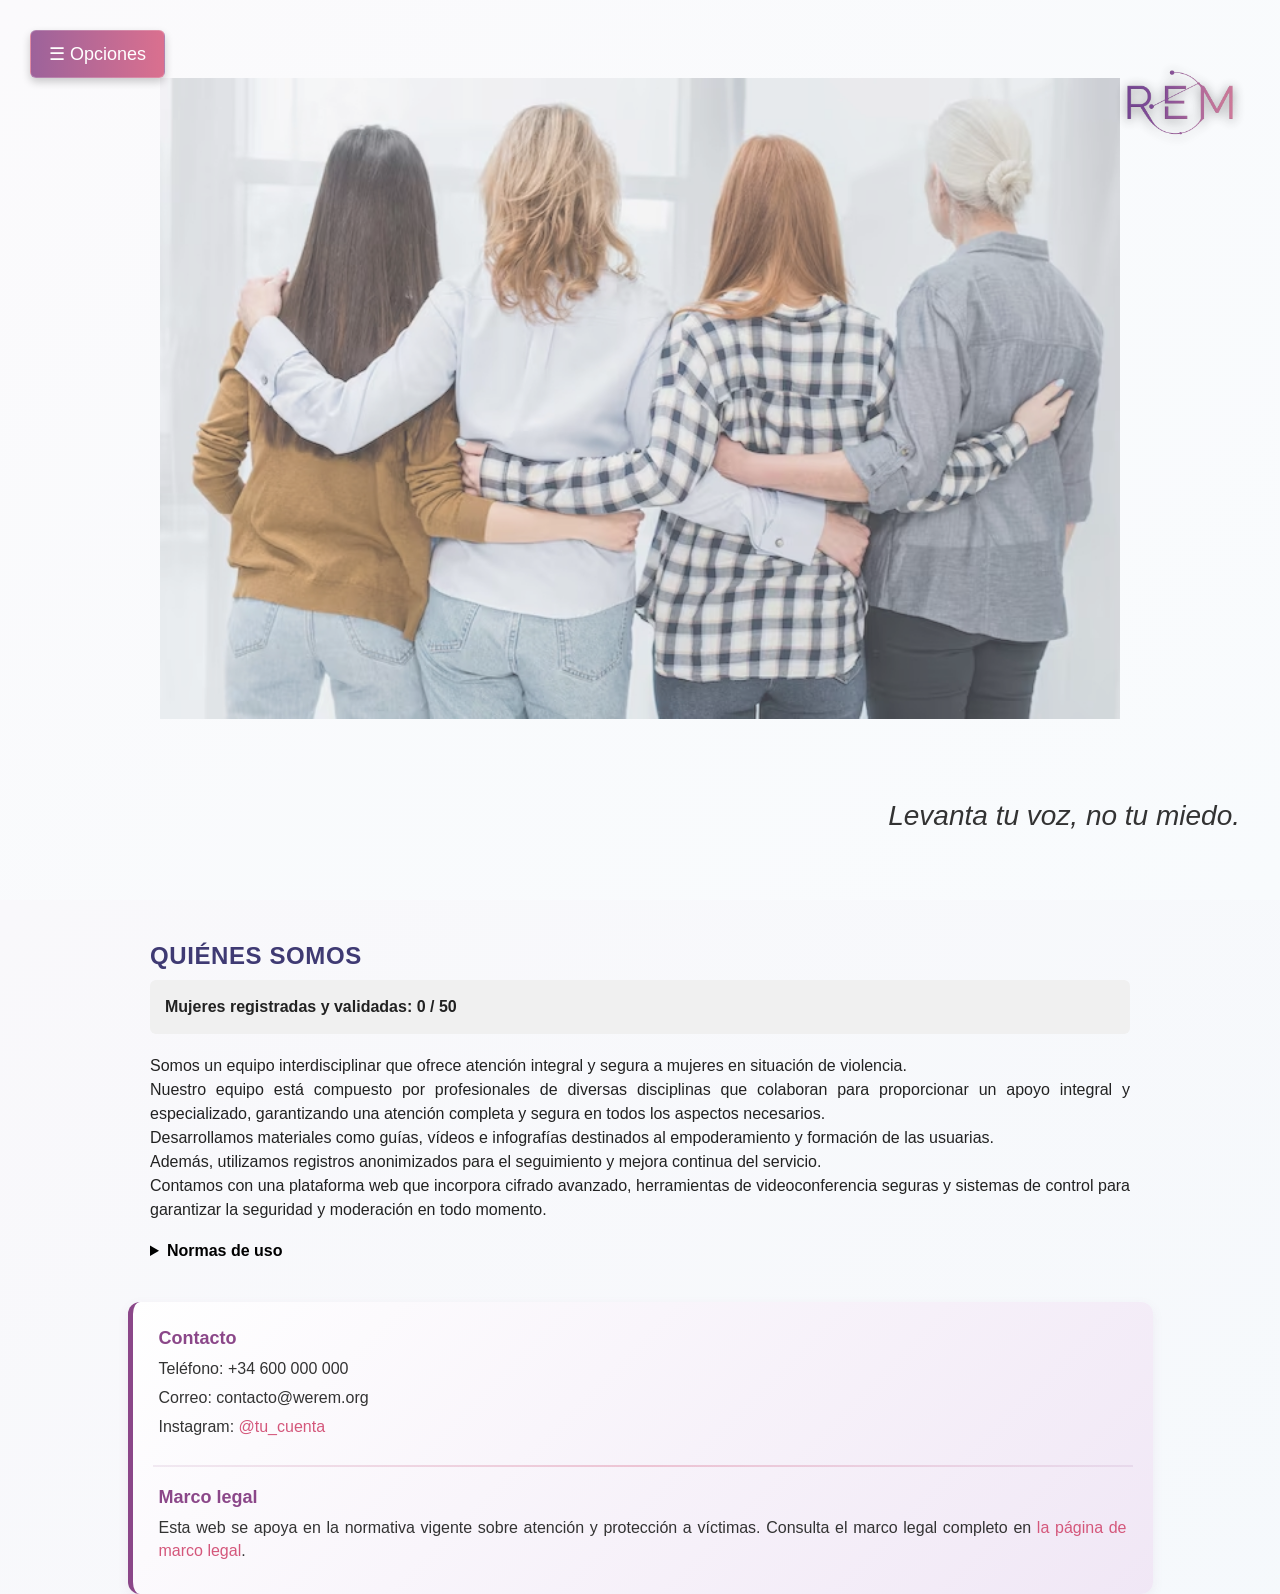
<file: index.html>
<!DOCTYPE html>
<html lang="es">
<head>
  <meta charset="UTF-8">
  <title>WeRem</title>
  <link rel="stylesheet" href="estilo.css">
  <script src="plan-control.js"></script>
</head>

<body class="home-page">

  <div class="home">

<!-- BOTÓN OPCIONES -->
<div class="boton-menu" onclick="toggleMenu()">
  ☰ Opciones
</div>

<!-- MENÚ OCULTO -->
<nav class="menu oculto">
  <ul>
    <li><a href="index.html">Inicio</a></li>
    <li><a href="guia.html">Guía de Uso</a></li>
    <li><a href="formulario.html">Formulario</a></li>
    <li><a href="chat.html">Chat (24h)</a></li>
    <li><a href="servicios.html">Servicios</a></li>
    <li><a href="planes.html">Planes</a></li>
    <li><a href="mi-plan.html">Mi Plan</a></li>
    <li><a href="#informacion">Información</a></li>
    <li><a href="#">Contacto</a></li>
  </ul>
</nav>




    <div class="contenido">
      <div class="logo">
 <img src="img/logo-rem.png" alt="Logo REM" class="logo-formulario">


</div>



      <div class="lema">
        <p>Levanta tu voz, no tu miedo.</p>
      </div>
    </div>

  </div>
  </div>

  <!-- SECCIÓN 'QUIÉNES SOMOS' -->
  <section id="informacion" class="info-about">
    <div class="contenedor">
      <h2>QUIÉNES SOMOS</h2>

      <!-- CONTADOR DE MUJERES REGISTRADAS -->
      <div id="contador-section" style="background-color: #f0f0f0; padding: 15px; border-radius: 6px; margin-bottom: 20px; text-align: center;">
        <p style="margin: 0; font-weight: bold; font-size: 16px;">Mujeres registradas y validadas: <span id="contador">0</span> / 50</p>
      </div>
      <p>Somos un equipo interdisciplinar que ofrece atención integral y segura a mujeres en situación de violencia.</p>

      <p>Nuestro equipo está compuesto por profesionales de diversas disciplinas que colaboran para proporcionar un apoyo integral y especializado, garantizando una atención completa y segura en todos los aspectos necesarios.</p>

      <p>Desarrollamos materiales como guías, vídeos e infografías destinados al empoderamiento y formación de las usuarias.</p>

      <p>Además, utilizamos registros anonimizados para el seguimiento y mejora continua del servicio.</p>

      <p>Contamos con una plataforma web que incorpora cifrado avanzado, herramientas de videoconferencia seguras y sistemas de control para garantizar la seguridad y moderación en todo momento.</p>

      <details style="margin-top: 20px;">
        <summary style="font-weight: bold; font-size: 16px; cursor: pointer;">Normas de uso</summary>
        <div style="margin-top: 10px; line-height: 1.6;">
          <p>1) Respeto y seguridad: mantén un trato respetuoso y evita compartir datos personales sensibles en espacios públicos.</p>
          <p>2) Veracidad de la información: proporciona datos reales para facilitar un apoyo adecuado.</p>
          <p>3) Uso responsable: evita difundir contenido que pueda resultar dañino, ofensivo o intimidatorio.</p>
          <p>4) Privacidad: no compartas credenciales ni información de otras usuarias.</p>
          <p>5) Participación activa: mantén disposición para participar en los recursos y actividades de la plataforma.</p>
          <p>6) Aceptación y privacidad: usa REM aceptando expresamente las condiciones de uso y respetando siempre la confidencialidad de todas las personas.</p>
          <p>7) Privacidad y ciberseguridad: protege tus datos, mantén el anonimato cuando sea necesario y utiliza la plataforma en entornos seguros.</p>
          <p>8) Respeto y no discriminación: actúa siempre con respeto, empatía y sin discriminar a nadie.</p>
          <p>9) Contenido ofensivo: quedan prohibidos insultos, amenazas o publicaciones ofensivas.</p>
          <p>10) Confidencialidad y anonimato: respeta la privacidad y el anonimato de todas las personas usuarias.</p>
          <p>11) Protección de datos: no compartas datos personales ni realices capturas de pantalla.</p>
          <p>12) Foros y chats: son espacios de apoyo, no de juicio ni confrontación.</p>
          <p>13) Consecuencias: el incumplimiento de las normas puede implicar suspensión o expulsión de la plataforma.</p>
        </div>
      </details>
    </div>
  </section>

  <!-- SECCIONES INFORMATIVAS AL FINAL (pie de página) -->
  <footer class="info-sections">
    <div class="info-section">
      <h3>Contacto</h3>
      <p>Teléfono: +34 600 000 000</p>
      <p>Correo: contacto@werem.org</p>
      <p>Instagram: <a href="https://www.instagram.com/tu_cuenta" target="_blank" rel="noopener">@tu_cuenta</a></p>
    </div>

    <hr />

    <div class="info-section">
      <h3>Marco legal</h3>
      <p>Esta web se apoya en la normativa vigente sobre atención y protección a víctimas. Consulta el marco legal completo en <a href="legal.html">la página de marco legal</a>.</p>
    </div>
  </footer>

  <script>
  function toggleMenu() {
    document.querySelector(".menu").classList.toggle("oculto");
  }

  // Mostrar el contador al cargar la página
  document.addEventListener('DOMContentLoaded', function() {
    const contador = localStorage.getItem('werem_mujeres_registradas') || 0;
    document.getElementById('contador').textContent = contador;
    
    // Si se alcanzó el límite, mostrar mensaje
    if (parseInt(contador) >= 50) {
      document.getElementById('contador-section').innerHTML = '<p style="margin: 0; font-weight: bold; font-size: 16px; color: red;">Se ha alcanzado el límite de 50 mujeres. El formulario no está disponible temporalmente.</p>';
    }
  });
</script>


</body>
</html>
</file>
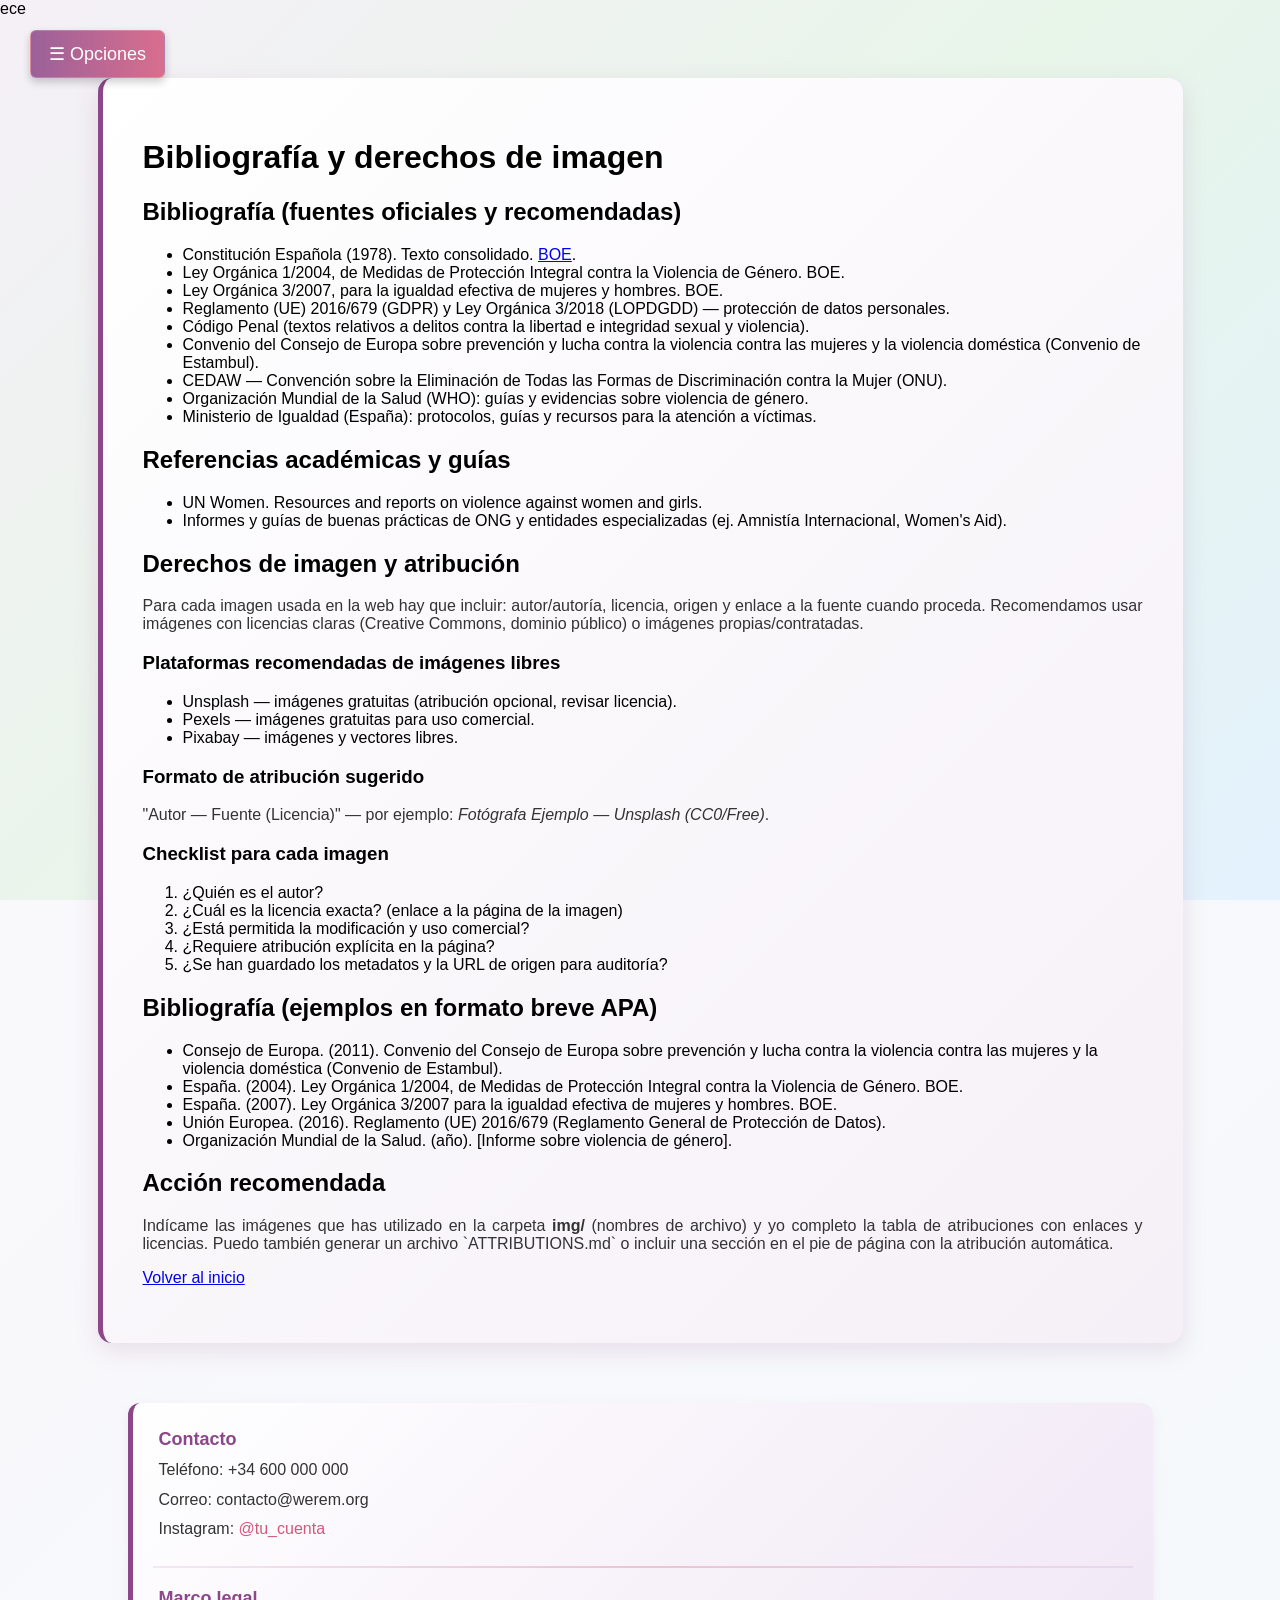
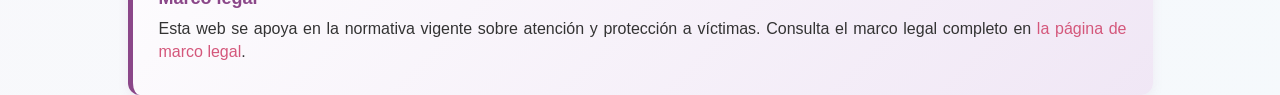
<file: bibliografia.html>
ece <!DOCTYPE html>
<html lang="es">
<head>
  <meta charset="utf-8">
  <title>Bibliografía y Derechos de Imagen - WeRem</title>
  <link rel="stylesheet" href="estilo.css">
  <script src="plan-control.js"></script>
</head>
<body class="form-page">

<!-- BOTÓN OPCIONES -->
<div class="boton-menu" onclick="toggleMenu()">
  ☰ Opciones
</div>

<!-- MENÚ OCULTO -->
<nav class="menu oculto">
  <ul>
    <li><a href="index.html">Inicio</a></li>
    <li><a href="guia.html">Guía de Uso</a></li>
    <li><a href="formulario.html">Formulario</a></li>
    <li><a href="chat.html">Chat (24h)</a></li>
    <li><a href="servicios.html">Servicios</a></li>
    <li><a href="planes.html">Planes</a></li>
    <li><a href="mi-plan.html">Mi Plan</a></li>
    <li><a href="#informacion">Información</a></li>
    <li><a href="#">Contacto</a></li>
  </ul>
</nav>

  <div class="contenedor">
    <h1>Bibliografía y derechos de imagen</h1>

    <h2>Bibliografía (fuentes oficiales y recomendadas)</h2>
    <ul>
      <li>Constitución Española (1978). Texto consolidado. <a href="https://www.boe.es/" target="_blank" rel="noopener">BOE</a>.</li>
      <li>Ley Orgánica 1/2004, de Medidas de Protección Integral contra la Violencia de Género. BOE.</li>
      <li>Ley Orgánica 3/2007, para la igualdad efectiva de mujeres y hombres. BOE.</li>
      <li>Reglamento (UE) 2016/679 (GDPR) y Ley Orgánica 3/2018 (LOPDGDD) — protección de datos personales.</li>
      <li>Código Penal (textos relativos a delitos contra la libertad e integridad sexual y violencia).</li>
      <li>Convenio del Consejo de Europa sobre prevención y lucha contra la violencia contra las mujeres y la violencia doméstica (Convenio de Estambul).</li>
      <li>CEDAW — Convención sobre la Eliminación de Todas las Formas de Discriminación contra la Mujer (ONU).</li>
      <li>Organización Mundial de la Salud (WHO): guías y evidencias sobre violencia de género.</li>
      <li>Ministerio de Igualdad (España): protocolos, guías y recursos para la atención a víctimas.</li>
    </ul>

    <h2>Referencias académicas y guías</h2>
    <ul>
      <li>UN Women. Resources and reports on violence against women and girls.</li>
      <li>Informes y guías de buenas prácticas de ONG y entidades especializadas (ej. Amnistía Internacional, Women's Aid).</li>
    </ul>

    <h2>Derechos de imagen y atribución</h2>
    <p>Para cada imagen usada en la web hay que incluir: autor/autoría, licencia, origen y enlace a la fuente cuando proceda. Recomendamos usar imágenes con licencias claras (Creative Commons, dominio público) o imágenes propias/contratadas.</p>

    <h3>Plataformas recomendadas de imágenes libres</h3>
    <ul>
      <li>Unsplash — imágenes gratuitas (atribución opcional, revisar licencia).</li>
      <li>Pexels — imágenes gratuitas para uso comercial.</li>
      <li>Pixabay — imágenes y vectores libres.</li>
    </ul>

    <h3>Formato de atribución sugerido</h3>
    <p>"Autor — Fuente (Licencia)" — por ejemplo: <em>Fotógrafa Ejemplo — Unsplash (CC0/Free)</em>.</p>

    <h3>Checklist para cada imagen</h3>
    <ol>
      <li>¿Quién es el autor?</li>
      <li>¿Cuál es la licencia exacta? (enlace a la página de la imagen)</li>
      <li>¿Está permitida la modificación y uso comercial?</li>
      <li>¿Requiere atribución explícita en la página?</li>
      <li>¿Se han guardado los metadatos y la URL de origen para auditoría?</li>
    </ol>

    <h2>Bibliografía (ejemplos en formato breve APA)</h2>
    <ul>
      <li>Consejo de Europa. (2011). Convenio del Consejo de Europa sobre prevención y lucha contra la violencia contra las mujeres y la violencia doméstica (Convenio de Estambul).</li>
      <li>España. (2004). Ley Orgánica 1/2004, de Medidas de Protección Integral contra la Violencia de Género. BOE.</li>
      <li>España. (2007). Ley Orgánica 3/2007 para la igualdad efectiva de mujeres y hombres. BOE.</li>
      <li>Unión Europea. (2016). Reglamento (UE) 2016/679 (Reglamento General de Protección de Datos).</li>
      <li>Organización Mundial de la Salud. (año). [Informe sobre violencia de género].</li>
    </ul>

    <h2>Acción recomendada</h2>
    <p>Indícame las imágenes que has utilizado en la carpeta <strong>img/</strong> (nombres de archivo) y yo completo la tabla de atribuciones con enlaces y licencias. Puedo también generar un archivo `ATTRIBUTIONS.md` o incluir una sección en el pie de página con la atribución automática.</p>

    <p><a href="index.html">Volver al inicio</a></p>
  </div>

  <script>
  function toggleMenu() {
    document.querySelector(".menu").classList.toggle("oculto");
  }
</script>

<!-- SECCIONES INFORMATIVAS AL FINAL (pie de página) -->
<footer class="info-sections">
  <div class="info-section">
    <h3>Contacto</h3>
    <p>Teléfono: +34 600 000 000</p>
    <p>Correo: contacto@werem.org</p>
    <p>Instagram: <a href="https://www.instagram.com/tu_cuenta" target="_blank" rel="noopener">@tu_cuenta</a></p>
  </div>

  <hr />

  <div class="info-section">
    <h3>Marco legal</h3>
    <p>Esta web se apoya en la normativa vigente sobre atención y protección a víctimas. Consulta el marco legal completo en <a href="legal.html">la página de marco legal</a>.</p>
  </div>
</footer>

</body>
</html>
</file>
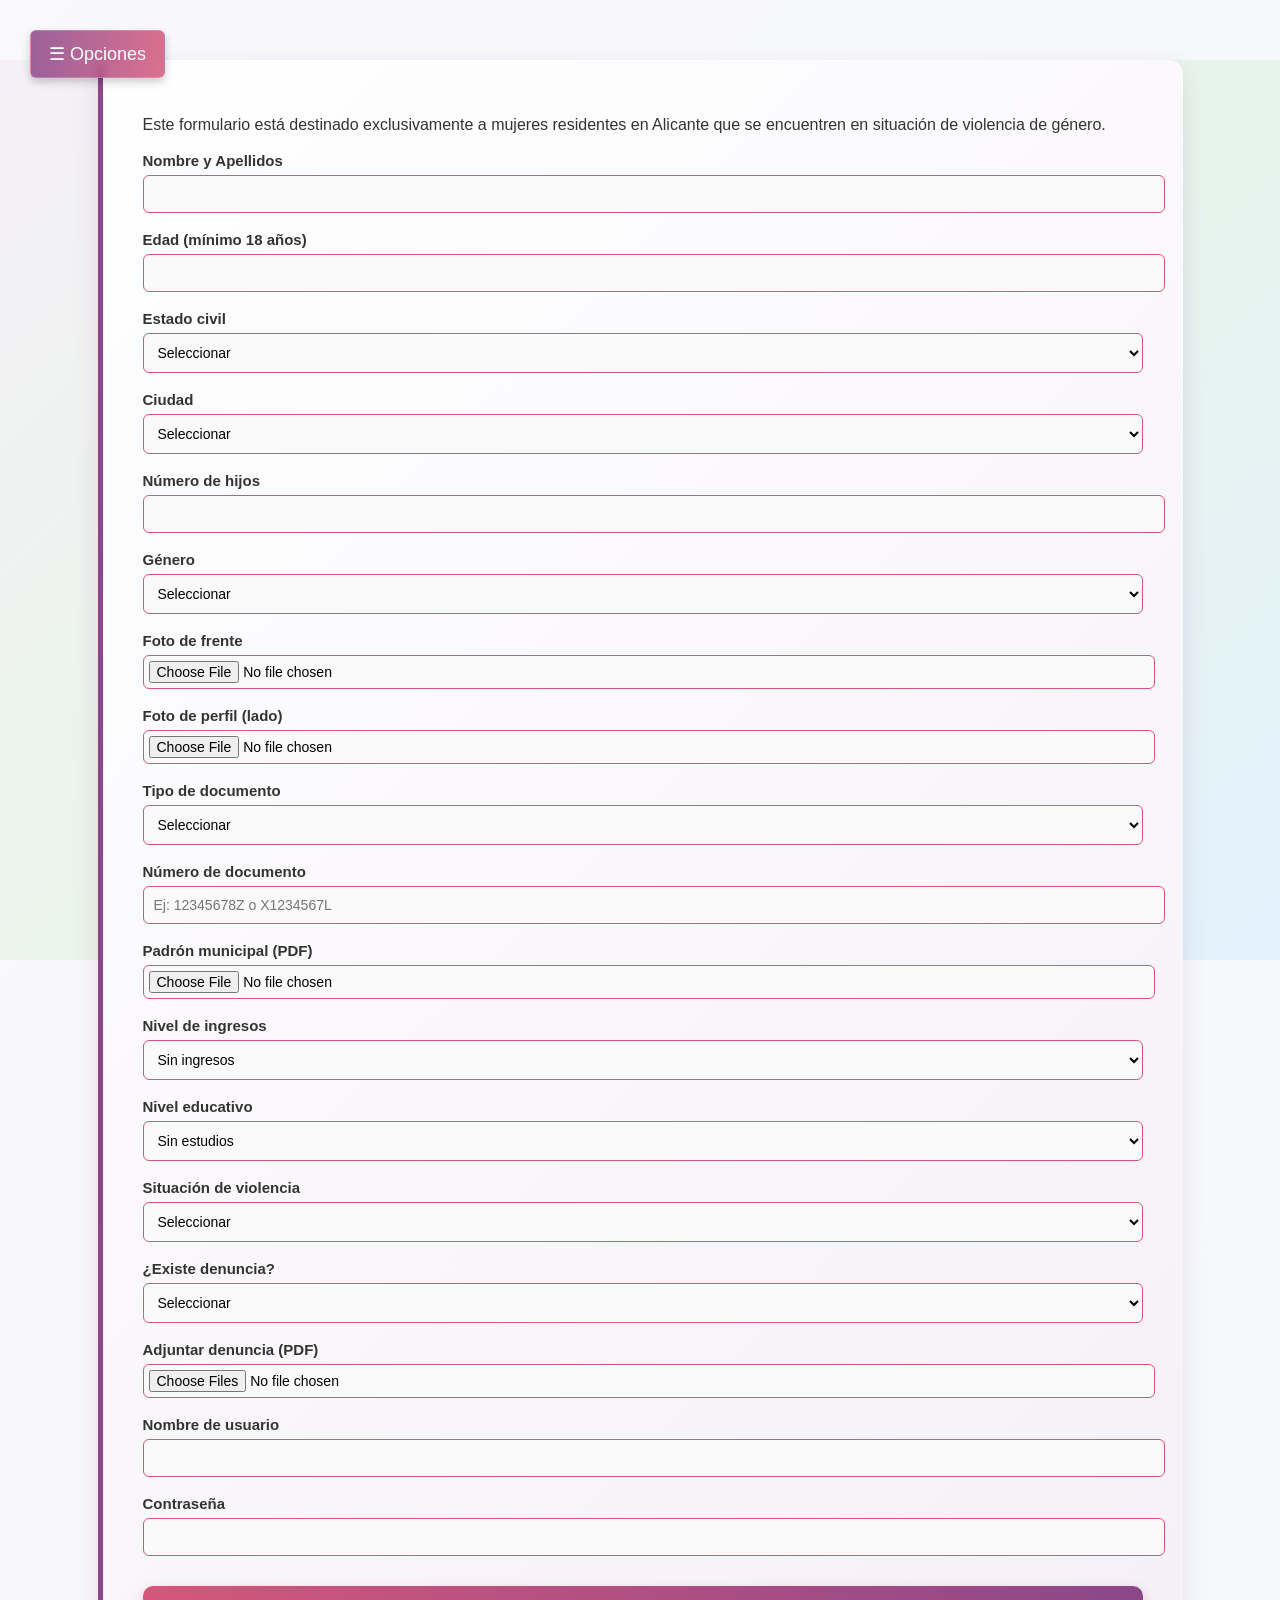
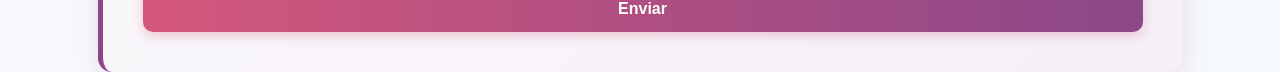
<file: formulario.html>
<!DOCTYPE html>
<html lang="es">
<head>
  <meta charset="UTF-8">
  <title>WeRem</title>
  <link rel="stylesheet" href="estilo.css">
  <script src="plan-control.js"></script>
</head>

<body class="form-page">

<!-- BOTÓN OPCIONES -->
<div class="boton-menu" onclick="toggleMenu()">
  ☰ Opciones
</div>

<!-- MENÚ OCULTO -->
<nav class="menu oculto">
  <ul>
    <li><a href="index.html">Inicio</a></li>
    <li><a href="guia.html">Guía de Uso</a></li>
    <li><a href="formulario.html">Formulario</a></li>
    <li><a href="chat.html">Chat (24h)</a></li>
    <li><a href="servicios.html">Servicios</a></li>
    <li><a href="planes.html">Planes</a></li>
    <li><a href="mi-plan.html">Mi Plan</a></li>
    <li><a href="#informacion">Información</a></li>
    <li><a href="#">Contacto</a></li>
  </ul>
</nav>

  <div class="contenedor">

    <p>Este formulario está destinado exclusivamente a mujeres residentes en Alicante que se encuentren en situación de violencia de género.</p>

    <form id="formulario" class="oculto">

      <label>Nombre y Apellidos</label>
      <input type="text" required>

      <label>Edad (mínimo 18 años)</label>
      <input type="number" min="18" required>

      <label>Estado civil</label>
      <select required>
        <option value="">Seleccionar</option>
        <option>Soltera</option>
        <option>Casada</option>
        <option>Divorciada</option>
        <option>Separada</option>
        <option>Viuda</option>
      </select>

      <label>Ciudad</label>
      <select required>
        <option value="">Seleccionar</option>
        <option>Alicante</option>
      </select>

      <label>Número de hijos</label>
      <input type="number" min="0">

      <!-- GÉNERO + FOTOS -->
      <label>Género</label>
      <select required>
        <option value="">Seleccionar</option>
        <option>Mujer</option>
        <option>Hombre</option>
        <option>Otro</option>
      </select>

      <label>Foto de frente</label>
      <input type="file" accept="image/*" required>

      <label>Foto de perfil (lado)</label>
      <input type="file" accept="image/*" required>

      <!-- DNI / NIE -->
      <label>Tipo de documento</label>
      <select id="tipoDocumento" required>
        <option value="">Seleccionar</option>
        <option value="dni">DNI</option>
        <option value="nie">NIE</option>
      </select>

      <label>Número de documento</label>
      <input
        type="text"
        id="numeroDocumento"
        placeholder="Ej: 12345678Z o X1234567L"
        required
      >

      <label>Padrón municipal (PDF)</label>
      <input type="file" accept=".pdf" required>

      <label>Nivel de ingresos</label>
      <select>
        <option>Sin ingresos</option>
        <option>Menos de 500 €</option>
        <option>500 € – 1.000 €</option>
        <option>1.000 € – 1.500 €</option>
        <option>Más de 1.500 €</option>
      </select>

      <label>Nivel educativo</label>
      <select>
        <option>Sin estudios</option>
        <option>Primaria</option>
        <option>Secundaria</option>
        <option>Formación profesional</option>
        <option>Universitarios</option>
      </select>

      <label>Situación de violencia</label>
      <select id="situacionViolencia" required>
        <option value="">Seleccionar</option>
        <option>Sí</option>
        <option>No</option>
      </select>

      <!-- DENUNCIA -->
      <label>¿Existe denuncia?</label>
      <select required>
        <option value="">Seleccionar</option>
        <option>Sí</option>
        <option>No</option>
      </select>

      <label>Adjuntar denuncia (PDF)</label>
      <input type="file" accept="application/pdf" multiple>

      <label>Nombre de usuario</label>
      <input type="text" id="username" required>

      <label>Contraseña</label>
      <input type="password" id="password" required>

      <button type="submit">Enviar</button>
    </form>

  </div>

  <!-- SCRIPT DEL DELAY + VALIDACIÓN Y AUTORIZACIÓN -->
  <script>
    (function(){
      var form = document.getElementById('formulario');
      // mostrar el formulario tras un delay
      setTimeout(function () {
        form.classList.remove('oculto');
        form.classList.add('visible');
      <script>
        (function(){
          var form = document.getElementById('formulario');
          // mostrar el formulario tras un delay
          setTimeout(function () {
            form.classList.remove('oculto');
            form.classList.add('visible');
          }, 3000);

          function validarDocumento(tipo, valor) {
            const letras = "TRWAGMYFPDXBNJZSQVHLCKE";
            valor = valor.toUpperCase().trim();

            if (tipo === "dni") {
              if (!/^\d{8}[A-Z]$/.test(valor)) return false;
              const numero = valor.substring(0, 8);
              const letra = valor.charAt(8);
              return letras[numero % 23] === letra;
            }

            if (tipo === "nie") {
              if (!/^[XYZ]\d{7}[A-Z]$/.test(valor)) return false;

              let numero = valor
                .replace("X", "0")
                .replace("Y", "1")
                .replace("Z", "2");

              const letra = numero.charAt(8);
              const num = numero.substring(0, 8);

              return letras[num % 23] === letra;
            }

            return false;
          }

          async function hashPassword(pwd) {
            const enc = new TextEncoder();
            const data = enc.encode(pwd);
            const hashBuffer = await crypto.subtle.digest('SHA-256', data);
            const hashArray = Array.from(new Uint8Array(hashBuffer));
            const hashHex = hashArray.map(b => b.toString(16).padStart(2, '0')).join('');
            return hashHex;
          }

          form.addEventListener('submit', async function(e){
            e.preventDefault();
            // validación nativa
            if (!form.checkValidity()) {
              form.reportValidity();
              return;
            }

            var tipo = document.getElementById('tipoDocumento').value;
            var numero = document.getElementById('numeroDocumento').value;

            if (!validarDocumento(tipo, numero)) {
              alert('El DNI o NIE introducido no es inválido.');
              return;
            }

            // Opcional: solo permitir acceso al chat si 'Situación de violencia' = 'Sí'
            var situ = document.getElementById('situacionViolencia').value;
            if (situ !== 'Sí') {
              alert('Solo las personas en situación de violencia pueden acceder al chat.');
              return;
            }

            // Crear cuenta de usuario (usuario + contraseña)
            var username = document.getElementById('username').value.trim();
            var password = document.getElementById('password').value;
            if (!username || !password) {
              alert('Introduce usuario y contraseña.');
              return;
            }

            var users = JSON.parse(localStorage.getItem('werem_users') || '{}');
            if (users[username]) {
              alert('El nombre de usuario ya existe. Elige otro.');
              return;
            }

            var passHash = await hashPassword(password);
            users[username] = { hash: passHash, created: Date.now(), situacion: situ };
            localStorage.setItem('werem_users', JSON.stringify(users));

            // Incrementar el contador de mujeres registradas
            var contadorActual = parseInt(localStorage.getItem('werem_mujeres_registradas') || 0);
            contadorActual++;
            localStorage.setItem('werem_mujeres_registradas', contadorActual);

            // Verificar si se alcanzó el límite
            if (contadorActual >= 50) {
              alert('¡Se ha alcanzado el límite de 50 mujeres registradas! El formulario no estará disponible temporalmente.');
            } else {
              alert('Cuenta creada. Ahora inicia sesión en el chat con tu usuario y contraseña.');
            }
            window.location.href = 'chat.html';
          });
        })();

  function toggleMenu() {
    document.querySelector(".menu").classList.toggle("oculto");
<footer class="info-sections">
  <div class="info-section">
    <h3>Contacto</h3>
    <p>Teléfono: +34 600 000 000</p>
    <p>Correo: contacto@werem.org</p>
    <p>Instagram: <a href="https://www.instagram.com/tu_cuenta" target="_blank" rel="noopener">@tu_cuenta</a></p>
  </div>

  <hr />

  <div class="info-section">
    <h3>Marco legal</h3>
    <p>Esta web se apoya en la normativa vigente sobre atención y protección a víctimas. Consulta el marco legal completo en <a href="legal.html">la página de marco legal</a>.</p>
  </div>
</footer>

</body>
</html>
</file>
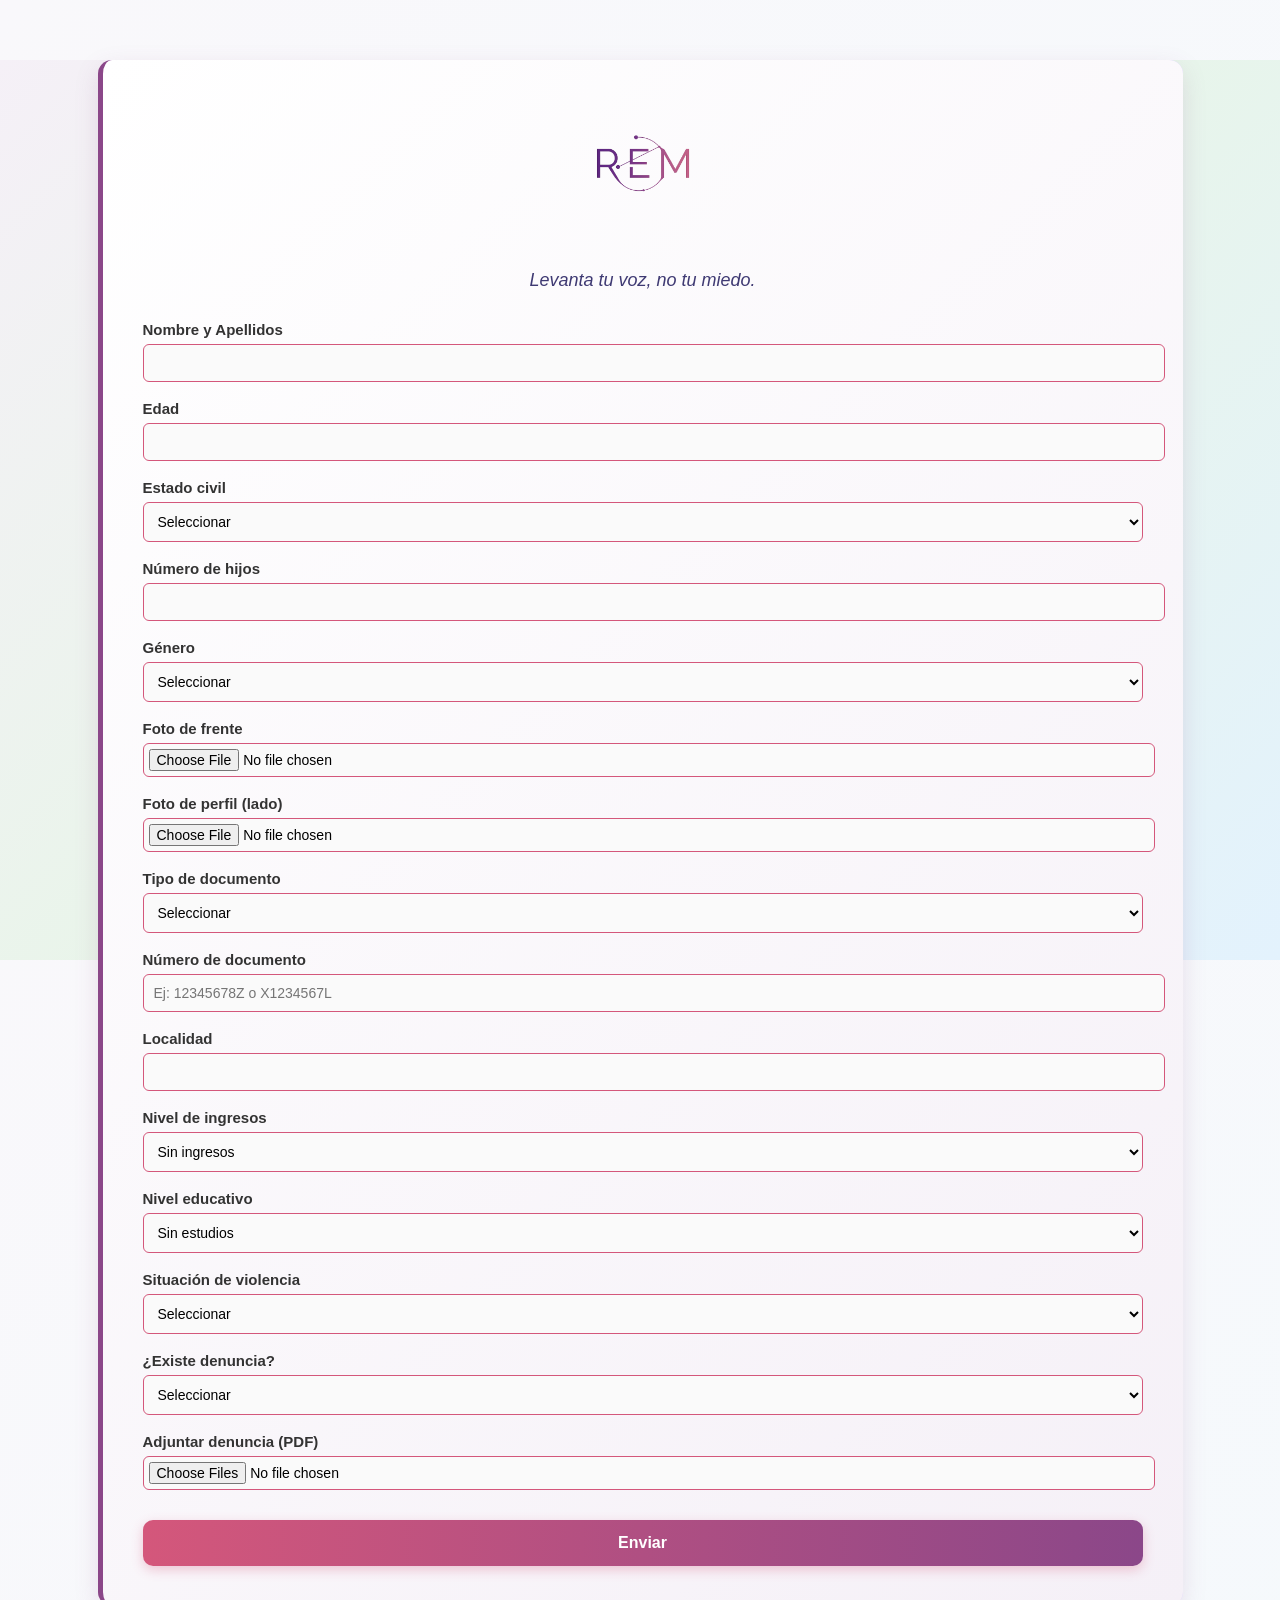
<file: formulario.html.html>
<!DOCTYPE html>
<html lang="es">
<head>
  <meta charset="UTF-8">
  <title>WeRem</title>
  <link rel="stylesheet" href="estilo.css">
</head>

<body class="form-page">

  <div class="contenedor">

    <!-- INTRO: LOGO + ESLOGAN -->
  <img src="img/logo-rem.png" alt="Logo REM" class="logo-formulario">

  <p class="lema-formulario">Levanta tu voz, no tu miedo.</p>

    <!-- FORMULARIO (oculto al inicio) -->
   <form id="formulario">


      <label>Nombre y Apellidos</label>
      <input type="text" required>

      <label>Edad</label>
      <input type="number" min="0" required>

      <label>Estado civil</label>
      <select required>
        <option value="">Seleccionar</option>
        <option>Soltera</option>
        <option>Casada</option>
        <option>Divorciada</option>
        <option>Separada</option>
        <option>Viuda</option>
      </select>

      <label>Número de hijos</label>
      <input type="number" min="0">

      <!-- GÉNERO + FOTOS -->
      <label>Género</label>
      <select required>
        <option value="">Seleccionar</option>
        <option>Mujer</option>
        <option>Hombre</option>
        <option>Otro</option>
      </select>

      <label>Foto de frente</label>
      <input type="file" accept="image/*" required>

      <label>Foto de perfil (lado)</label>
      <input type="file" accept="image/*" required>

      <!-- DNI / NIE -->
      <label>Tipo de documento</label>
      <select id="tipoDocumento" required>
        <option value="">Seleccionar</option>
        <option value="dni">DNI</option>
        <option value="nie">NIE</option>
      </select>

      <label>Número de documento</label>
      <input
        type="text"
        id="numeroDocumento"
        placeholder="Ej: 12345678Z o X1234567L"
        required
      >

      <label>Localidad</label>
      <input type="text" required>

      <label>Nivel de ingresos</label>
      <select>
        <option>Sin ingresos</option>
        <option>Menos de 500 €</option>
        <option>500 € – 1.000 €</option>
        <option>1.000 € – 1.500 €</option>
        <option>Más de 1.500 €</option>
      </select>

      <label>Nivel educativo</label>
      <select>
        <option>Sin estudios</option>
        <option>Primaria</option>
        <option>Secundaria</option>
        <option>Formación profesional</option>
        <option>Universitarios</option>
      </select>

      <label>Situación de violencia</label>
      <select required>
        <option value="">Seleccionar</option>
        <option>Sí</option>
        <option>No</option>
      </select>

      <!-- DENUNCIA -->
      <label>¿Existe denuncia?</label>
      <select required>
        <option value="">Seleccionar</option>
        <option>Sí</option>
        <option>No</option>
      </select>

      <label>Adjuntar denuncia (PDF)</label>
      <input type="file" accept="application/pdf" multiple>

      <button type="submit">Enviar</button>
    </form>

  </div>

  <!-- SCRIPT DEL DELAY -->
  <script>
    setTimeout(function () {
      document.getElementById("formulario").classList.remove("oculto");
      document.getElementById("formulario").classList.add("visible");
    }, 3000);
  </script>

  <!-- VALIDACIÓN DNI / NIE -->
  <script>
    function validarDocumento(tipo, valor) {
      const letras = "TRWAGMYFPDXBNJZSQVHLCKE";
      valor = valor.toUpperCase().trim();

      if (tipo === "dni") {
        if (!/^\d{8}[A-Z]$/.test(valor)) return false;
        const numero = valor.substring(0, 8);
        const letra = valor.charAt(8);
        return letras[numero % 23] === letra;
      }

      if (tipo === "nie") {
        if (!/^[XYZ]\d{7}[A-Z]$/.test(valor)) return false;

        let numero = valor
          .replace("X", "0")
          .replace("Y", "1")
          .replace("Z", "2");

        const letra = numero.charAt(8);
        const num = numero.substring(0, 8);

        return letras[num % 23] === letra;
      }

      return false;
    }

    document.getElementById("formulario").addEventListener("submit", function (e) {
      const tipo = document.getElementById("tipoDocumento").value;
      const numero = document.getElementById("numeroDocumento").value;

      if (!validarDocumento(tipo, numero)) {
        e.preventDefault();
        alert("El DNI o NIE introducido no es válido.");
      }
    });
  </script>

</body>
</html>
</file>
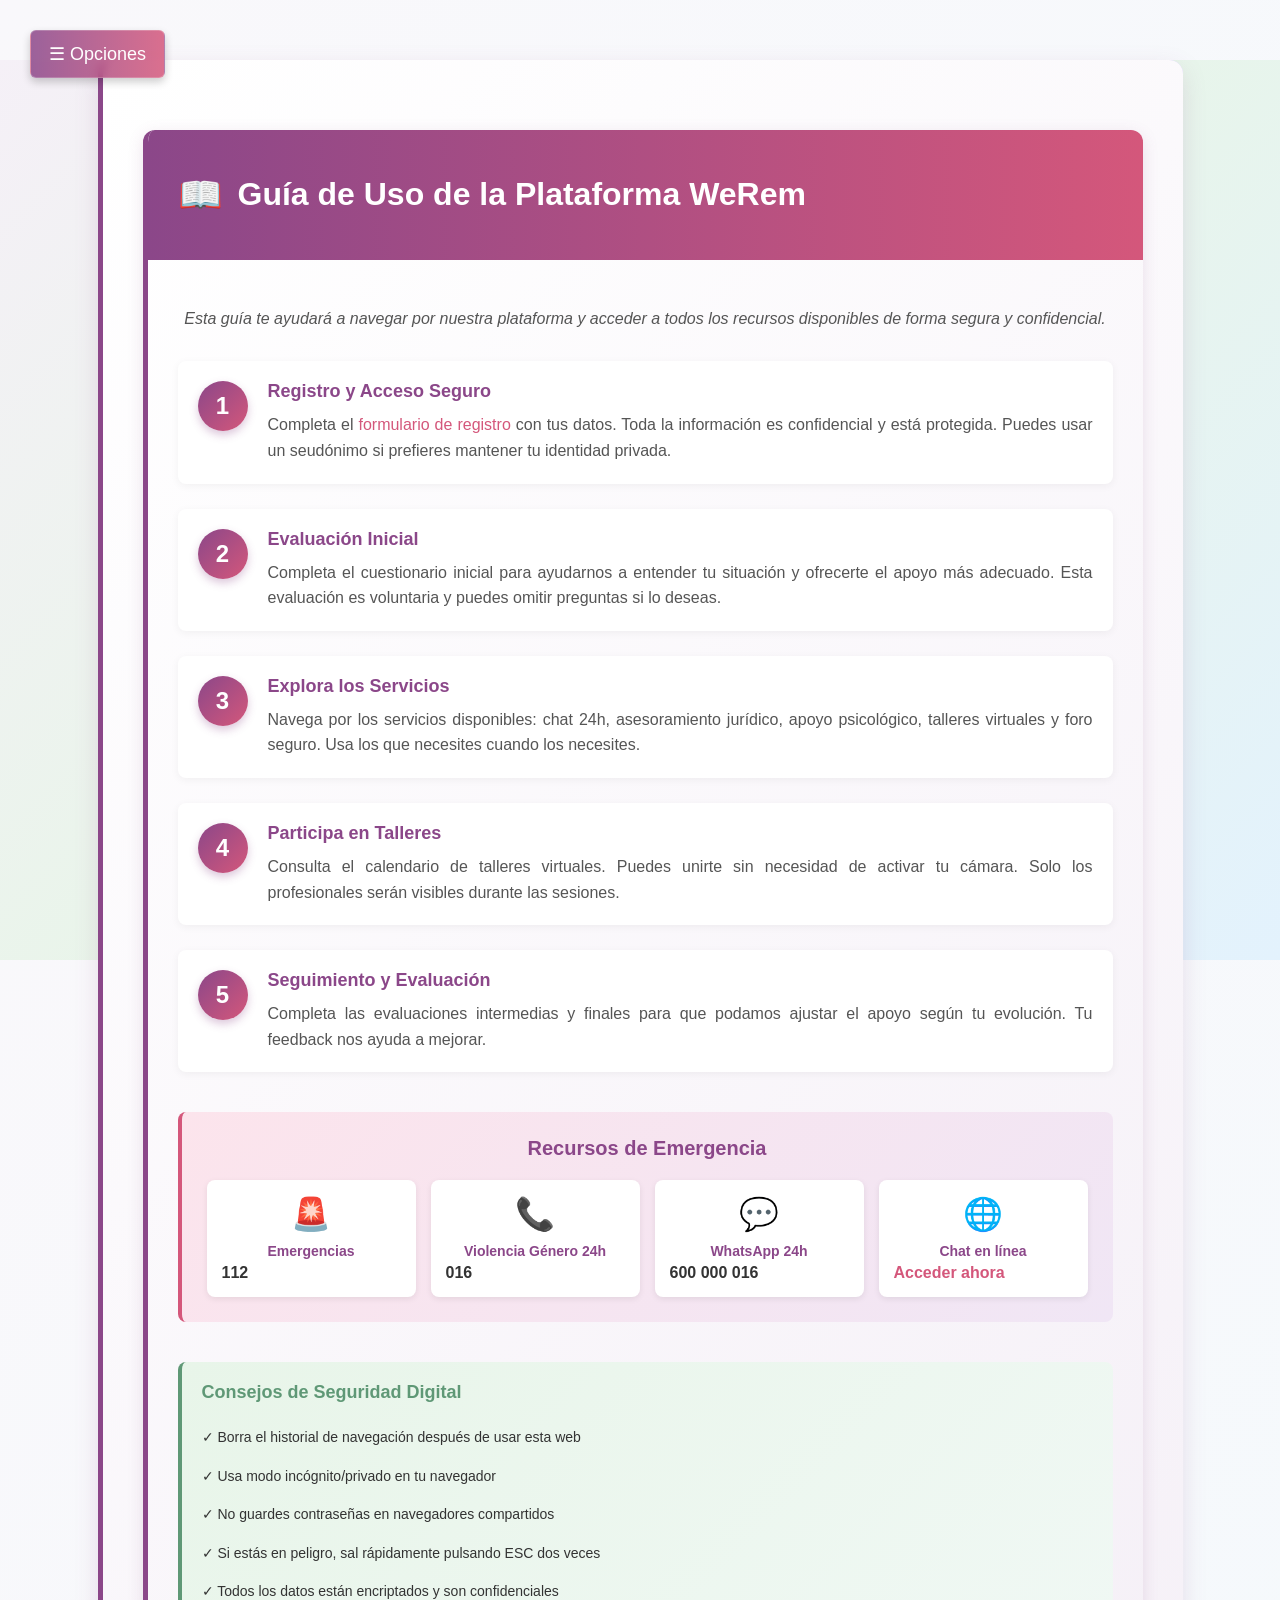
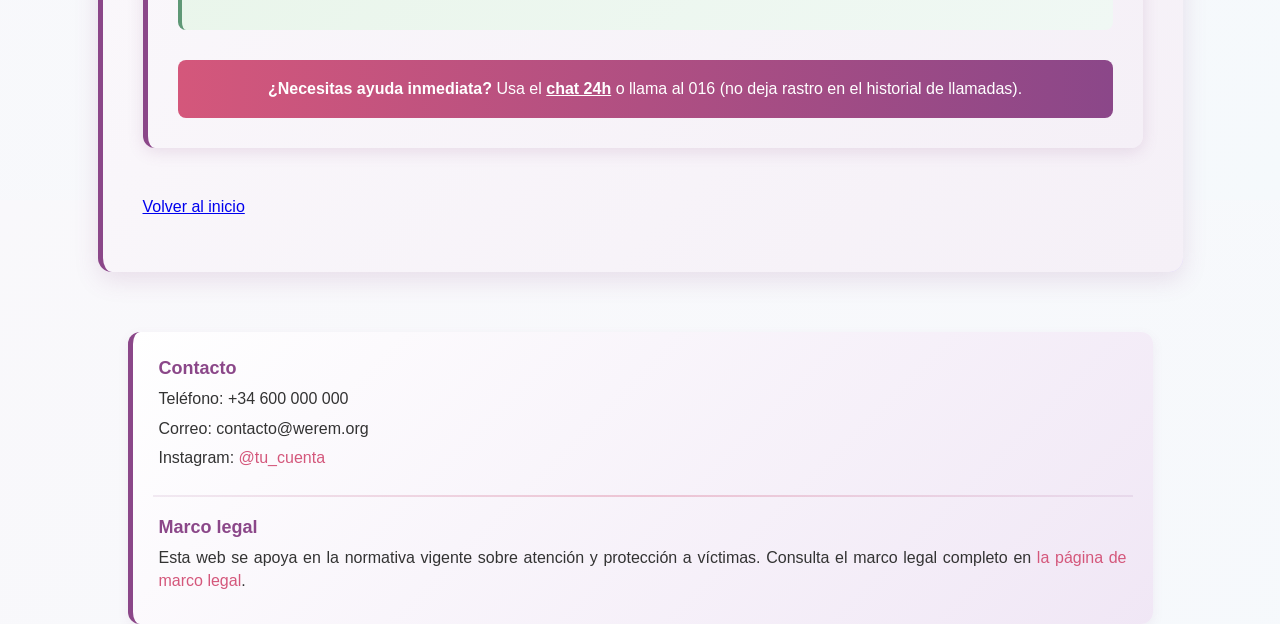
<file: guia.html>
<!DOCTYPE html>
<html lang="es">
<head>
  <meta charset="UTF-8">
  <title>Guía - WeRem</title>
  <link rel="stylesheet" href="estilo.css">
  <script src="plan-control.js"></script>
</head>
<body class="form-page">

<!-- BOTÓN OPCIONES -->
<div class="boton-menu" onclick="toggleMenu()">
  ☰ Opciones
</div>

<!-- MENÚ OCULTO -->
<nav class="menu oculto">
  <ul>
    <li><a href="index.html">Inicio</a></li>
    <li><a href="guia.html">Guía de Uso</a></li>
    <li><a href="formulario.html">Formulario</a></li>
    <li><a href="chat.html">Chat (24h)</a></li>
    <li><a href="servicios.html">Servicios</a></li>
    <li><a href="planes.html">Planes</a></li>
    <li><a href="mi-plan.html">Mi Plan</a></li>
    <li><a href="#informacion">Información</a></li>
    <li><a href="#">Contacto</a></li>
  </ul>
</nav>

  <div class="contenedor">
    <div class="guia-informativa">
      <div class="guia-header">
        <span class="guia-icono">📖</span>
        <h1>Guía de Uso de la Plataforma WeRem</h1>
      </div>
      <div class="guia-content">
        <p class="guia-intro">Esta guía te ayudará a navegar por nuestra plataforma y acceder a todos los recursos disponibles de forma segura y confidencial.</p>
        
        <div class="guia-pasos">
          <div class="guia-paso">
            <div class="paso-numero">1</div>
            <div class="paso-contenido">
              <h3>Registro y Acceso Seguro</h3>
              <p>Completa el <a href="formulario.html">formulario de registro</a> con tus datos. Toda la información es confidencial y está protegida. Puedes usar un seudónimo si prefieres mantener tu identidad privada.</p>
            </div>
          </div>

          <div class="guia-paso">
            <div class="paso-numero">2</div>
            <div class="paso-contenido">
              <h3>Evaluación Inicial</h3>
              <p>Completa el cuestionario inicial para ayudarnos a entender tu situación y ofrecerte el apoyo más adecuado. Esta evaluación es voluntaria y puedes omitir preguntas si lo deseas.</p>
            </div>
          </div>

          <div class="guia-paso">
            <div class="paso-numero">3</div>
            <div class="paso-contenido">
              <h3>Explora los Servicios</h3>
              <p>Navega por los servicios disponibles: chat 24h, asesoramiento jurídico, apoyo psicológico, talleres virtuales y foro seguro. Usa los que necesites cuando los necesites.</p>
            </div>
          </div>

          <div class="guia-paso">
            <div class="paso-numero">4</div>
            <div class="paso-contenido">
              <h3>Participa en Talleres</h3>
              <p>Consulta el calendario de talleres virtuales. Puedes unirte sin necesidad de activar tu cámara. Solo los profesionales serán visibles durante las sesiones.</p>
            </div>
          </div>

          <div class="guia-paso">
            <div class="paso-numero">5</div>
            <div class="paso-contenido">
              <h3>Seguimiento y Evaluación</h3>
              <p>Completa las evaluaciones intermedias y finales para que podamos ajustar el apoyo según tu evolución. Tu feedback nos ayuda a mejorar.</p>
            </div>
          </div>
        </div>

        <div class="guia-recursos">
          <h3>Recursos de Emergencia</h3>
          <div class="recursos-grid">
            <div class="recurso-item">
              <span class="recurso-icono">🚨</span>
              <strong>Emergencias</strong>
              <p>112</p>
            </div>
            <div class="recurso-item">
              <span class="recurso-icono">📞</span>
              <strong>Violencia Género 24h</strong>
              <p>016</p>
            </div>
            <div class="recurso-item">
              <span class="recurso-icono">💬</span>
              <strong>WhatsApp 24h</strong>
              <p>600 000 016</p>
            </div>
            <div class="recurso-item">
              <span class="recurso-icono">🌐</span>
              <strong>Chat en línea</strong>
              <p><a href="chat.html">Acceder ahora</a></p>
            </div>
          </div>
        </div>

        <div class="guia-consejos">
          <h3>Consejos de Seguridad Digital</h3>
          <ul>
            <li>✓ Borra el historial de navegación después de usar esta web</li>
            <li>✓ Usa modo incógnito/privado en tu navegador</li>
            <li>✓ No guardes contraseñas en navegadores compartidos</li>
            <li>✓ Si estás en peligro, sal rápidamente pulsando ESC dos veces</li>
            <li>✓ Todos los datos están encriptados y son confidenciales</li>
          </ul>
        </div>

        <div class="guia-footer">
          <p><strong>¿Necesitas ayuda inmediata?</strong> Usa el <a href="chat.html">chat 24h</a> o llama al 016 (no deja rastro en el historial de llamadas).</p>
        </div>
      </div>
    </div>

    <p><a href="index.html">Volver al inicio</a></p>
  </div>

  <script>
  function toggleMenu() {
    document.querySelector(".menu").classList.toggle("oculto");
  }
  </script>

<!-- SECCIONES INFORMATIVAS AL FINAL (pie de página) -->
<footer class="info-sections">
  <div class="info-section">
    <h3>Contacto</h3>
    <p>Teléfono: +34 600 000 000</p>
    <p>Correo: contacto@werem.org</p>
    <p>Instagram: <a href="https://www.instagram.com/tu_cuenta" target="_blank" rel="noopener">@tu_cuenta</a></p>
  </div>

  <hr />

  <div class="info-section">
    <h3>Marco legal</h3>
    <p>Esta web se apoya en la normativa vigente sobre atención y protección a víctimas. Consulta el marco legal completo en <a href="legal.html">la página de marco legal</a>.</p>
  </div>
</footer>

</body>
</html>
</file>
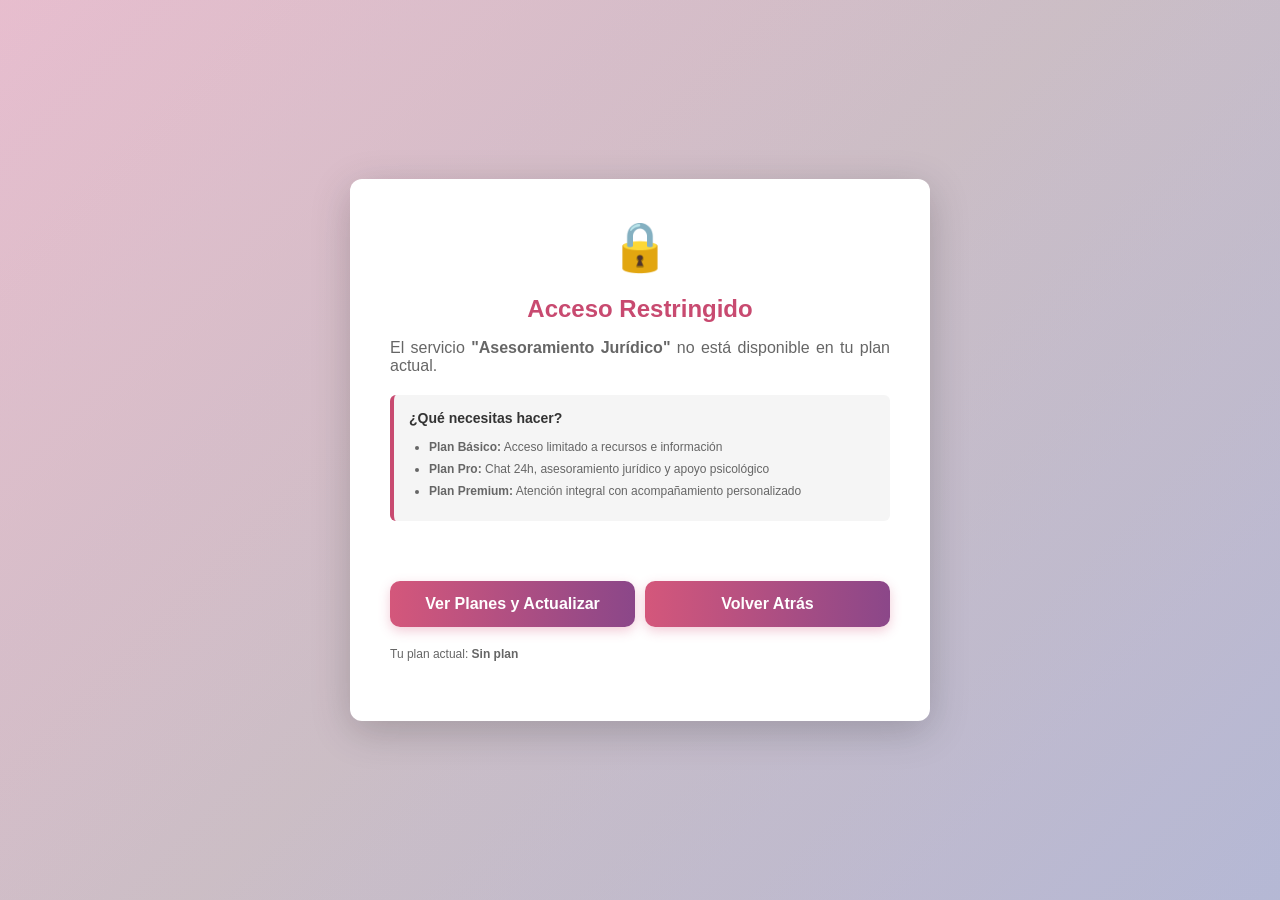
<file: juridico.html>
<!DOCTYPE html>
<html lang="es">
<head>
  <meta charset="UTF-8">
  <title>Asesoramiento Jurídico - WeRem</title>
  <link rel="stylesheet" href="estilo.css">
  <script src="plan-control.js"></script>
</head>
<body class="form-page">

<!-- BOTÓN OPCIONES -->
<div class="boton-menu" onclick="toggleMenu()">
  ☰ Opciones
</div>

<!-- MENÚ OCULTO -->
<nav class="menu oculto">
  <ul>
    <li><a href="index.html">Inicio</a></li>
    <li><a href="guia.html">Guía de Uso</a></li>
    <li><a href="formulario.html">Formulario</a></li>
    <li><a href="chat.html">Chat (24h)</a></li>
    <li><a href="servicios.html">Servicios</a></li>
    <li><a href="planes.html">Planes</a></li>
    <li><a href="mi-plan.html">Mi Plan</a></li>
    <li><a href="#informacion">Información</a></li>
    <li><a href="#">Contacto</a></li>
  </ul>
</nav>

  <div class="contenedor">
    <h1>Asesoramiento Jurídico</h1>
    <p>Recibe orientación legal gratuita y confidencial de nuestros expertos en derechos de las mujeres y protección legal.</p>

    <script>
      // Verificar acceso al asesoramiento jurídico cuando carga la página
      document.addEventListener('DOMContentLoaded', function() {
        if (!verificarAcceso('juridico', 'Asesoramiento Jurídico')) {
          // Si no tiene acceso, la función mostrarAccesoDenegado renderizará la página
          return;
        }
      });
    </script>
      <button class="accordion-btn" onclick="toggleAccordion(this)">+ Derechos Legales Básicos</button>
      <div class="accordion-content">
        <h3>Tus derechos ante la violencia de género</h3>
        <p><strong>Protección legal:</strong> Toda mujer tiene derecho a recibir protección legal, sin importar su situación migratoria, económica o familiar.</p>
        <p><strong>Orden de protección:</strong> Puedes solicitar una orden de protección que obliga al agresor a mantener distancia y puede incluir prohibición de comunicación, acercamiento o contacto.</p>
        <p><strong>Asistencia letrada gratuita:</strong> Tienes derecho a un abogado/a de oficio si no puedes pagar uno.</p>
        <p><strong>Acceso a la justicia:</strong> Puedes denunciar en cualquier momento, sin límite de tiempo en la mayoría de los casos de violencia de género.</p>
      </div>
    </div>

    <div class="accordion">
      <button class="accordion-btn" onclick="toggleAccordion(this)">+ Proceso de Denuncia</button>
      <div class="accordion-content">
        <h3>Cómo interponer una denuncia</h3>
        <p><strong>Dónde denunciar:</strong></p>
        <ul>
          <li>Policía Nacional</li>
          <li>Guardia Civil</li>
          <li>Policía Local</li>
          <li>Juzgados de Violencia sobre la Mujer</li>
          <li>Fiscalía especializada en violencia de género</li>
        </ul>
        <p><strong>Documentación necesaria:</strong></p>
        <ul>
          <li>Documento de identidad</li>
          <li>Pruebas de violencia (fotos, mensajes, testigos)</li>
          <li>Historial médico o psicológico si es relevante</li>
          <li>Testigos que puedan confirmar los hechos</li>
        </ul>
        <p><strong>Confidencialidad:</strong> Tu denuncia será tratada de forma confidencial y segura. Nadie necesita saberlo excepto las autoridades necesarias.</p>
      </div>
    </div>

    <div class="accordion">
      <button class="accordion-btn" onclick="toggleAccordion(this)">+ Medidas de Protección</button>
      <div class="accordion-content">
        <h3>Medidas legales de protección disponibles</h3>
        <p><strong>Orden de Protección:</strong> La medida judicial más importante. Incluye:</p>
        <ul>
          <li>Prohibición de aproximación a la víctima</li>
          <li>Prohibición de comunicación por cualquier medio</li>
          <li>Custodia y cuidado de los hijos</li>
          <li>Uso de la vivienda</li>
          <li>Prestación por separación temporal del trabajo</li>
        </ul>
        <p><strong>Solicitud de medidas urgentes:</strong> Pueden ser aprobadas en 72 horas si hay riesgo inmediato.</p>
        <p><strong>Medidas en caso de separación o divorcio:</strong> Protección del patrimonio, pensión de alimentos, custodia segura de menores.</p>
      </div>
    </div>

    <div class="accordion">
      <button class="accordion-btn" onclick="toggleAccordion(this)">+ Derechos Laborales y Económicos</button>
      <div class="accordion-content">
        <h3>Protección en el trabajo y recursos económicos</h3>
        <p><strong>Permiso de ausencia del trabajo:</strong> Tienes derecho a faltar al trabajo para atender cuestiones legales, médicas o de seguridad sin perder el empleo.</p>
        <p><strong>Cambio de horario:</strong> Puedes solicitar cambios de horario o puesto por razones de seguridad.</p>
        <p><strong>Excedencia por violencia de género:</strong> Posibilidad de dejar temporalmente el trabajo sin perder derechos.</p>
        <p><strong>Prestación económica:</strong> Acceso a ayudas económicas, alojamiento de emergencia, y prestaciones por situación de necesidad.</p>
        <p><strong>Protección de datos:</strong> Tu empleador debe mantener confidencialidad sobre tu situación de violencia.</p>
      </div>
    </div>

    <div class="accordion">
      <button class="accordion-btn" onclick="toggleAccordion(this)">+ Protección de Menores</button>
      <div class="accordion-content">
        <h3>Derechos de tus hijos/as</h3>
        <p><strong>Custodia exclusiva:</strong> Puedes solicitar custodia exclusiva si existe riesgo para los menores.</p>
        <p><strong>Visitas supervisadas:</strong> Las visitas del padre/madre pueden ser supervisadas por profesionales si existe riesgo.</p>
        <p><strong>Protección en la escuela:</strong> Los centros educativos tienen protocolos para proteger a menores de padres agresores.</p>
        <p><strong>Pensión de alimentos:</strong> Derecho a pensión de alimentos garantizada por el estado.</p>
        <p><strong>Violencia vicaria:</strong> El uso de menores como arma de control es delito y tiene protección legal específica.</p>
      </div>
    </div>

    <div class="accordion">
      <button class="accordion-btn" onclick="toggleAccordion(this)">+ Preguntas Frecuentes Legales</button>
      <div class="accordion-content">
        <h3>Dudas legales comunes</h3>
        <p><strong>¿Puedo denunciar sin retirar después?</strong><br>
        Sí. Una vez denunciado, la responsabilidad es del estado, no de la víctima. Aunque retires la denuncia, las investigaciones pueden continuar.</p>
        
        <p><strong>¿Qué pasa si no tengo documentación?</strong><br>
        No es impedimento para denunciar o acceder a protección. Tienes derechos como persona, independientemente de tu estatus legal.</p>
        
        <p><strong>¿Cuánto tiempo toma obtener una orden de protección?</strong><br>
        Las medidas urgentes pueden ser aprobadas en 72 horas. El proceso completo puede tardar más pero la protección es inmediata.</p>
        
        <p><strong>¿Perderé la custodia de mis hijos?</strong><br>
        No automáticamente. El objetivo es protegerte a ti y a tus hijos. La custodia se asigna en el mejor interés del menor.</p>
        
        <p><strong>¿Es confidencial el proceso?</strong><br>
        Sí. Los procesos de violencia de género tienen protocolos de confidencialidad estrictos.</p>
      </div>
    </div>

    <div style="margin-top: 40px; padding: 20px; background: linear-gradient(135deg, #fce4ec 0%, #f0e6f5 100%); border-radius: 8px; border-left: 4px solid #d4577b;">
      <h3 style="color: #8B4789; margin-top: 0;">Contacto de Emergencia</h3>
      <p><strong>Teléfono de Emergencias:</strong> 112</p>
      <p><strong>Teléfono de Violencia de Género (24h):</strong> 016</p>
      <p><strong>WhatsApp 24h:</strong> 600 000 016</p>
      <p><strong>Chat en línea:</strong> Disponible en este sitio</p>
      <p style="margin-bottom: 0;"><em>Todas las líneas son confidenciales, gratuitas y no dejan rastro en el historial de llamadas.</em></p>
    </div>

    <p style="margin-top: 30px;"><a href="servicios.html">← Volver a Servicios</a></p>
  </div>

  <script>
  function toggleMenu() {
    document.querySelector(".menu").classList.toggle("oculto");
  }

  function toggleAccordion(button) {
    const content = button.nextElementSibling;
    const isOpen = content.style.display === 'block';
    
    // Cerrar todos los acordeones
    document.querySelectorAll('.accordion-content').forEach(function(item) {
      item.style.display = 'none';
    });
    document.querySelectorAll('.accordion-btn').forEach(function(btn) {
      btn.textContent = btn.textContent.replace('- ', '+ ');
    });
    
    // Abrir el clickeado si no estaba abierto
    if (!isOpen) {
      content.style.display = 'block';
      button.textContent = button.textContent.replace('+ ', '- ');
    }
  }
  </script>

  <!-- FOOTER -->
  <div class="info-sections" id="informacion">
    <div class="info-section">
      <h3>Información Legal</h3>
      <p>Este sitio proporciona información general sobre derechos legales. Para asesoramiento legal específico, consulta con un abogado/a especializado/a.</p>
    </div>
    <hr>
    <div class="info-section">
      <h3>Contacto y Redes de Apoyo</h3>
      <p>
        <strong>Teléfono:</strong> 016 (violencia de género)<br>
        <strong>Email:</strong> info@werem.org<br>
        <strong>Ubicación:</strong> Alicante, España
      </p>
    </div>
  </div>

</body>
</html>
</file>
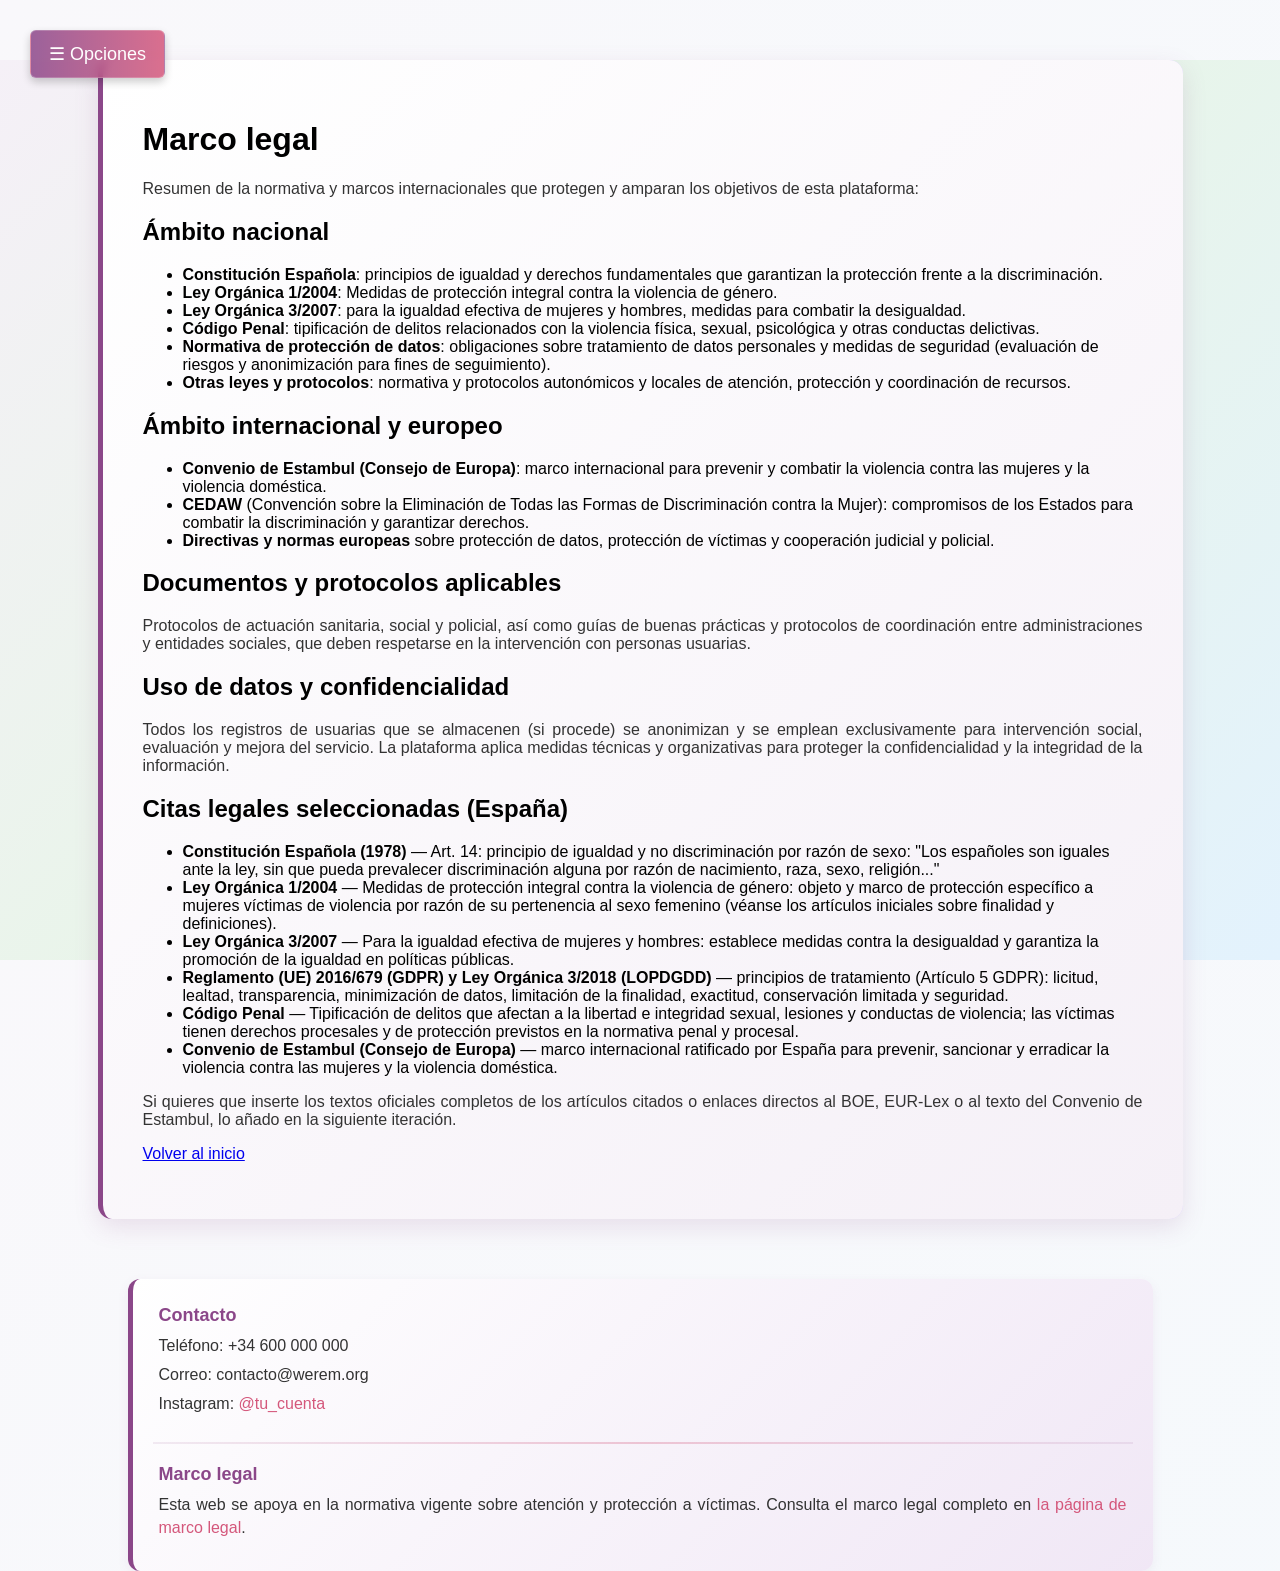
<file: legal.html>
<!DOCTYPE html>
<html lang="es">
<head>
  <meta charset="UTF-8">
  <title>Marco legal - WeRem</title>
  <link rel="stylesheet" href="estilo.css">  <script src="plan-control.js"></script></head>
<body class="form-page">

<!-- BOTÓN OPCIONES -->
<div class="boton-menu" onclick="toggleMenu()">
  ☰ Opciones
</div>

<!-- MENÚ OCULTO -->
<nav class="menu oculto">
  <ul>
    <li><a href="index.html">Inicio</a></li>
    <li><a href="guia.html">Guía de Uso</a></li>
    <li><a href="formulario.html">Formulario</a></li>
    <li><a href="chat.html">Chat (24h)</a></li>
    <li><a href="servicios.html">Servicios</a></li>
    <li><a href="planes.html">Planes</a></li>
    <li><a href="mi-plan.html">Mi Plan</a></li>
    <li><a href="#informacion">Información</a></li>
    <li><a href="#">Contacto</a></li>
  </ul>
</nav>

  <div class="contenedor">
    <h1>Marco legal</h1>
    <p>Resumen de la normativa y marcos internacionales que protegen y amparan los objetivos de esta plataforma:</p>

    <h2>Ámbito nacional</h2>
    <ul>
      <li><strong>Constitución Española</strong>: principios de igualdad y derechos fundamentales que garantizan la protección frente a la discriminación.</li>
      <li><strong>Ley Orgánica 1/2004</strong>: Medidas de protección integral contra la violencia de género.</li>
      <li><strong>Ley Orgánica 3/2007</strong>: para la igualdad efectiva de mujeres y hombres, medidas para combatir la desigualdad.</li>
      <li><strong>Código Penal</strong>: tipificación de delitos relacionados con la violencia física, sexual, psicológica y otras conductas delictivas.</li>
      <li><strong>Normativa de protección de datos</strong>: obligaciones sobre tratamiento de datos personales y medidas de seguridad (evaluación de riesgos y anonimización para fines de seguimiento).</li>
      <li><strong>Otras leyes y protocolos</strong>: normativa y protocolos autonómicos y locales de atención, protección y coordinación de recursos.</li>
    </ul>

    <h2>Ámbito internacional y europeo</h2>
    <ul>
      <li><strong>Convenio de Estambul (Consejo de Europa)</strong>: marco internacional para prevenir y combatir la violencia contra las mujeres y la violencia doméstica.</li>
      <li><strong>CEDAW</strong> (Convención sobre la Eliminación de Todas las Formas de Discriminación contra la Mujer): compromisos de los Estados para combatir la discriminación y garantizar derechos.</li>
      <li><strong>Directivas y normas europeas</strong> sobre protección de datos, protección de víctimas y cooperación judicial y policial.</li>
    </ul>

    <h2>Documentos y protocolos aplicables</h2>
    <p>Protocolos de actuación sanitaria, social y policial, así como guías de buenas prácticas y protocolos de coordinación entre administraciones y entidades sociales, que deben respetarse en la intervención con personas usuarias.</p>

    <h2>Uso de datos y confidencialidad</h2>
    <p>Todos los registros de usuarias que se almacenen (si procede) se anonimizan y se emplean exclusivamente para intervención social, evaluación y mejora del servicio. La plataforma aplica medidas técnicas y organizativas para proteger la confidencialidad y la integridad de la información.</p>

    

    <h2>Citas legales seleccionadas (España)</h2>
    <ul>
      <li><strong>Constitución Española (1978)</strong> — Art. 14: principio de igualdad y no discriminación por razón de sexo: "Los españoles son iguales ante la ley, sin que pueda prevalecer discriminación alguna por razón de nacimiento, raza, sexo, religión..."</li>
      <li><strong>Ley Orgánica 1/2004</strong> — Medidas de protección integral contra la violencia de género: objeto y marco de protección específico a mujeres víctimas de violencia por razón de su pertenencia al sexo femenino (véanse los artículos iniciales sobre finalidad y definiciones).</li>
      <li><strong>Ley Orgánica 3/2007</strong> — Para la igualdad efectiva de mujeres y hombres: establece medidas contra la desigualdad y garantiza la promoción de la igualdad en políticas públicas.</li>
      <li><strong>Reglamento (UE) 2016/679 (GDPR) y Ley Orgánica 3/2018 (LOPDGDD)</strong> — principios de tratamiento (Artículo 5 GDPR): licitud, lealtad, transparencia, minimización de datos, limitación de la finalidad, exactitud, conservación limitada y seguridad.</li>
      <li><strong>Código Penal</strong> — Tipificación de delitos que afectan a la libertad e integridad sexual, lesiones y conductas de violencia; las víctimas tienen derechos procesales y de protección previstos en la normativa penal y procesal.</li>
      <li><strong>Convenio de Estambul (Consejo de Europa)</strong> — marco internacional ratificado por España para prevenir, sancionar y erradicar la violencia contra las mujeres y la violencia doméstica.</li>
    </ul>

    <p>Si quieres que inserte los textos oficiales completos de los artículos citados o enlaces directos al BOE, EUR-Lex o al texto del Convenio de Estambul, lo añado en la siguiente iteración.</p>
    <p><a href="index.html">Volver al inicio</a></p>
  </div>

  <script>
  function toggleMenu() {
    document.querySelector(".menu").classList.toggle("oculto");
  }
</script>

<!-- SECCIONES INFORMATIVAS AL FINAL (pie de página) -->
<footer class="info-sections">
  <div class="info-section">
    <h3>Contacto</h3>
    <p>Teléfono: +34 600 000 000</p>
    <p>Correo: contacto@werem.org</p>
    <p>Instagram: <a href="https://www.instagram.com/tu_cuenta" target="_blank" rel="noopener">@tu_cuenta</a></p>
  </div>

  <hr />

  <div class="info-section">
    <h3>Marco legal</h3>
    <p>Esta web se apoya en la normativa vigente sobre atención y protección a víctimas. Consulta el marco legal completo en <a href="legal.html">la página de marco legal</a>.</p>
  </div>
</footer>

</body>
</html>
</file>
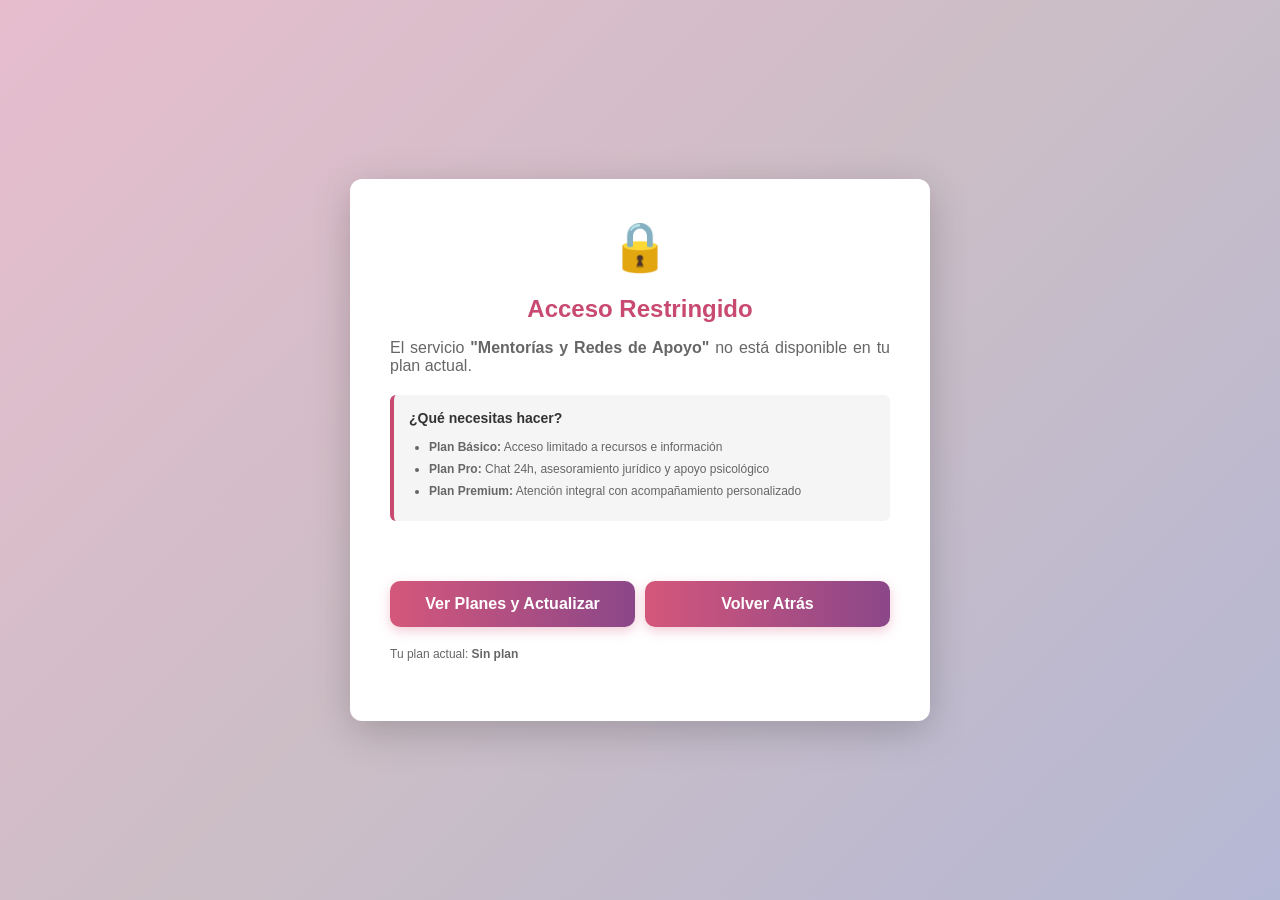
<file: mentorias.html>
<!DOCTYPE html>
<html lang="es">
<head>
  <meta charset="UTF-8">
  <title>Mentorías y Redes de Apoyo - WeRem</title>
  <link rel="stylesheet" href="estilo.css">
  <script src="plan-control.js"></script>
</head>
<body class="form-page">

<!-- BOTÓN OPCIONES -->
<div class="boton-menu" onclick="toggleMenu()">
  ☰ Opciones
</div>

<!-- MENÚ OCULTO -->
<nav class="menu oculto">
  <ul>
    <li><a href="index.html">Inicio</a></li>
    <li><a href="guia.html">Guía de Uso</a></li>
    <li><a href="formulario.html">Formulario</a></li>
    <li><a href="chat.html">Chat (24h)</a></li>
    <li><a href="servicios.html">Servicios</a></li>
    <li><a href="planes.html">Planes</a></li>
    <li><a href="mi-plan.html">Mi Plan</a></li>
    <li><a href="#informacion">Información</a></li>
    <li><a href="#">Contacto</a></li>
  </ul>
</nav>

  <div class="contenedor">
    <h1>Mentorías y Redes de Apoyo</h1>
    <p>Acompañamiento entre pares y mentorías guiadas para compartir experiencias y construir una red de apoyo segura.</p>

    <script>
      // Verificar acceso a mentorías cuando carga la página
      document.addEventListener('DOMContentLoaded', function() {
        if (!verificarAcceso('mentorias', 'Mentorías y Redes de Apoyo')) {
          // Si no tiene acceso, la función mostrarAccesoDenegado renderizará la página
          return;
        }
      });
    </script>

    <!-- CONTENIDO DEL SERVICIO -->
    <div class="accordion" style="margin-top: 30px;">
      <button class="accordion-btn" onclick="toggleAccordion(this)">+ ¿Qué es una Mentoría?</button>
      <div class="accordion-content">
        <h3>Acompañamiento personalizado de pares</h3>
        <p>Una mentora es una mujer que ha pasado por una situación similar a la tuya y ha logrado recuperarse. Ella te guiará en tu camino de recuperación compartiendo:</p>
        <ul>
          <li>Su experiencia personal y lecciones aprendidas</li>
          <li>Estrategias que funcionaron para ella</li>
          <li>Apoyo emocional y comprensión genuina</li>
          <li>Conexión con una comunidad de apoyo</li>
          <li>Esperanza y motivación para tu recuperación</li>
        </ul>
        <p><strong>Duración:</strong> Sesiones mensuales de 1 hora</p>
        <p><strong>Disponible en:</strong> Plan Pro y Premium</p>
        <button onclick="solicitarMentora()" style="background: #c84a70; color: white; padding: 10px 20px; border: none; border-radius: 6px; cursor: pointer; margin-top: 15px;">Solicitar Mentoría</button>
      </div>
    </div>

    <div class="accordion">
      <button class="accordion-btn" onclick="toggleAccordion(this)">+ Redes de Apoyo Local</button>
      <div class="accordion-content">
        <h3>Conecta con tu comunidad</h3>
        <p>Participa en redes de apoyo presencial en tu ciudad:</p>
        <ul>
          <li><strong>Reuniones Mensuales:</strong> Encuentros de mujeres para compartir experiencias</li>
          <li><strong>Actividades Conjuntas:</strong> Talleres, cines, cafés seguros</li>
          <li><strong>Grupos Temáticos:</strong> Madres, jóvenes, profesionales, etc.</li>
          <li><strong>Eventos Especiales:</strong> Celebraciones de hitos de recuperación</li>
        </ul>
        <p><strong>Próximo evento:</strong> Martes 21 de enero, 18:00 - "Cine y Conversatorio"</p>
        <button onclick="verEventos()" style="background: #4b3278; color: white; padding: 10px 20px; border: none; border-radius: 6px; cursor: pointer; margin-top: 15px;">Ver Eventos Disponibles</button>
      </div>
    </div>

    <div class="accordion">
      <button class="accordion-btn" onclick="toggleAccordion(this)">+ Redes Digitales Seguras</button>
      <div class="accordion-content">
        <h3>Comunidad online privada</h3>
        <p>Accede a espacios digitales seguros donde puedes:</p>
        <ul>
          <li>Chatear con otras mujeres en recuperación</li>
          <li>Compartir recursos y consejos</li>
          <li>Participar en debates moderados</li>
          <li>Acceder a contenido exclusivo</li>
          <li>Mantener tu anonimato si lo deseas</li>
        </ul>
        <p><strong>Plataformas:</strong></p>
        <ul>
          <li>Comunidad privada en Telegram (grupos seguros)</li>
          <li>Foro web con moderación 24/7</li>
          <li>WhatsApp Business para apoyo urgente</li>
        </ul>
        <button onclick="unirseRed()" style="background: #c84a70; color: white; padding: 10px 20px; border: none; border-radius: 6px; cursor: pointer; margin-top: 15px;">Unirme a la Red Digital</button>
      </div>
    </div>

    <div class="accordion">
      <button class="accordion-btn" onclick="toggleAccordion(this)">+ Convertirse en Mentora</button>
      <div class="accordion-content">
        <h3>Ayuda a otras mujeres desde tu experiencia</h3>
        <p>Si has avanzado significativamente en tu recuperación, considera convertirte en mentora. Requisitos:</p>
        <ul>
          <li>Estar en recuperación hace al menos 6 meses</li>
          <li>Completar programa de formación de mentores</li>
          <li>Demostrar estabilidad emocional</li>
          <li>Comprometerse con confidencialidad absoluta</li>
          <li>Disponibilidad para sesiones mensuales</li>
        </ul>
        <p>El programa incluye capacitación, supervisión y apoyo continuo.</p>
        <button onclick="interesarMentora()" style="background: #4b3278; color: white; padding: 10px 20px; border: none; border-radius: 6px; cursor: pointer; margin-top: 15px;">Expresar Interés en Ser Mentora</button>
      </div>
    </div>

    <p style="margin-top: 30px;"><a href="servicios.html">Volver a Servicios</a></p>
  </div>

  <style>
    .accordion {
      margin-bottom: 15px;
    }
    
    .accordion-btn {
      width: 100%;
      padding: 15px;
      background: #f5f5f5;
      border: 1px solid #ddd;
      border-radius: 6px;
      cursor: pointer;
      font-weight: bold;
      text-align: left;
      transition: all 0.3s ease;
    }
    
    .accordion-btn:hover {
      background: #e8e8e8;
    }
    
    .accordion-content {
      display: none;
      padding: 15px;
      background: #fafafa;
      border: 1px solid #ddd;
      border-top: none;
      border-radius: 0 0 6px 6px;
    }
    
    .accordion-content h3 {
      color: #c84a70;
      margin-top: 0;
    }
  </style>

  <script>
    function toggleMenu() {
      document.querySelector(".menu").classList.toggle("oculto");
    }

    function toggleAccordion(btn) {
      const content = btn.nextElementSibling;
      content.style.display = content.style.display === "block" ? "none" : "block";
      btn.classList.toggle("active");
    }

    function solicitarMentora() {
      alert('Tu solicitud ha sido registrada. Te contactaremos para asignarte una mentora compatible.');
    }

    function verEventos() {
      alert('Te mostraremos los eventos disponibles en tu zona. Próximamente se mostrará un calendario interactivo.');
    }

    function unirseRed() {
      alert('Te enviaremos enlaces para unirte a nuestras comunidades digitales seguras.');
    }

    function interesarMentora() {
      alert('Tu interés ha sido registrado. Te enviaremos información sobre el programa de formación de mentoras.');
    }
  </script>

</body>
</html>
</file>
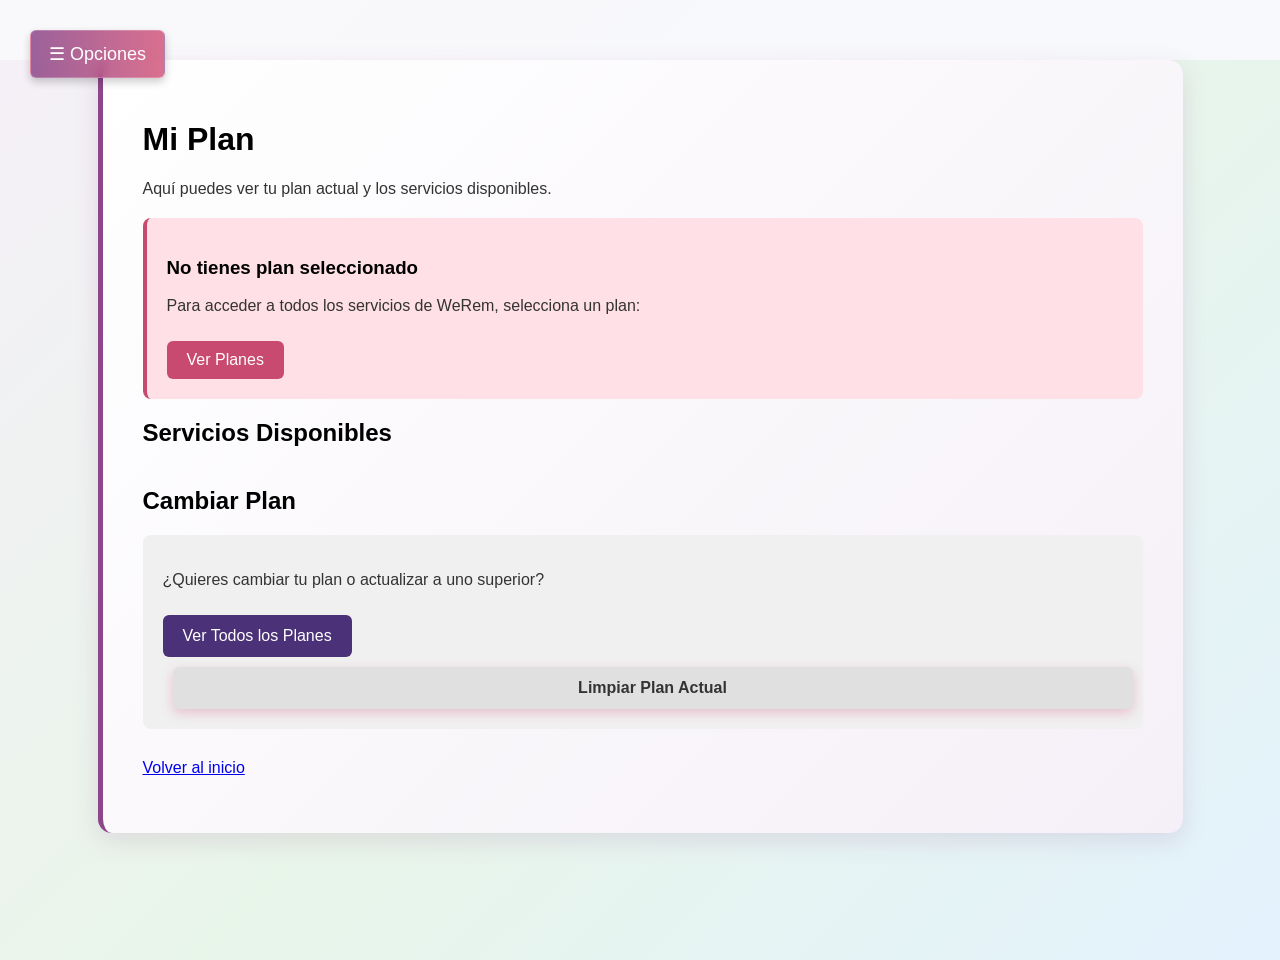
<file: mi-plan.html>
<!DOCTYPE html>
<html lang="es">
<head>
  <meta charset="UTF-8">
  <title>Mi Plan - WeRem</title>
  <link rel="stylesheet" href="estilo.css">
  <script src="plan-control.js"></script>
</head>
<body class="form-page">

<!-- BOTÓN OPCIONES -->
<div class="boton-menu" onclick="toggleMenu()">
  ☰ Opciones
</div>

<!-- MENÚ OCULTO -->
<nav class="menu oculto">
  <ul>
    <li><a href="index.html">Inicio</a></li>
    <li><a href="guia.html">Guía de Uso</a></li>
    <li><a href="formulario.html">Formulario</a></li>
    <li><a href="chat.html">Chat (24h)</a></li>
    <li><a href="servicios.html">Servicios</a></li>
    <li><a href="planes.html">Planes</a></li>
    <li><a href="mi-plan.html">Mi Plan</a></li>
    <li><a href="#informacion">Información</a></li>
    <li><a href="#">Contacto</a></li>
  </ul>
</nav>

  <div class="contenedor">
    <h1>Mi Plan</h1>
    <p>Aquí puedes ver tu plan actual y los servicios disponibles.</p>

    <div id="plan-info" style="background: #f9f9f9; padding: 20px; border-radius: 8px; margin: 20px 0;">
      <h2>Plan Actual</h2>
      <p id="plan-actual" style="font-size: 18px; font-weight: bold; color: #c84a70;">Cargando...</p>
      <p id="plan-fecha" style="font-size: 12px; color: #999; margin-top: 10px;"></p>
    </div>

    <div id="sin-plan" style="display: none; background: #ffe0e6; padding: 20px; border-radius: 8px; border-left: 4px solid #c84a70; margin: 20px 0;">
      <h3>No tienes plan seleccionado</h3>
      <p>Para acceder a todos los servicios de WeRem, selecciona un plan:</p>
      <a href="planes.html" style="display: inline-block; background: #c84a70; color: white; padding: 10px 20px; border-radius: 6px; text-decoration: none; margin-top: 10px;">Ver Planes</a>
    </div>

    <h2>Servicios Disponibles</h2>
    <div id="servicios-disponibles" style="display: grid; grid-template-columns: repeat(auto-fit, minmax(250px, 1fr)); gap: 20px; margin: 20px 0;">
      <!-- Se llenará dinámicamente -->
    </div>

    <h2>Cambiar Plan</h2>
    <div style="background: #f0f0f0; padding: 20px; border-radius: 8px; margin: 20px 0;">
      <p>¿Quieres cambiar tu plan o actualizar a uno superior?</p>
      <a href="planes.html" class="btn-principal" style="display: inline-block; background: #4b3278; color: white; padding: 12px 20px; border-radius: 6px; text-decoration: none; margin-top: 10px;">Ver Todos los Planes</a>
      <button onclick="limpiarPlan()" class="btn-secundario" style="display: inline-block; background: #e0e0e0; color: #333; padding: 12px 20px; border-radius: 6px; border: none; margin-left: 10px; margin-top: 10px; cursor: pointer;">Limpiar Plan Actual</button>
    </div>

    <p style="margin-top: 30px;"><a href="index.html">Volver al inicio</a></p>
  </div>

  <style>
    .servicio-disponible {
      background: white;
      border: 2px solid #e0e0e0;
      border-radius: 8px;
      padding: 15px;
      text-align: center;
      transition: all 0.3s ease;
    }
    
    .servicio-disponible:hover:not(.bloqueado) {
      border-color: #c84a70;
      box-shadow: 0 4px 12px rgba(200, 74, 112, 0.2);
      transform: translateY(-2px);
      cursor: pointer;
    }
    
    .servicio-disponible.bloqueado {
      opacity: 0.6;
      background: #f5f5f5;
      border-color: #ccc;
    }
    
    .servicio-disponible h3 {
      margin: 0 0 10px 0;
      color: #333;
    }
    
    .servicio-disponible .icono {
      font-size: 32px;
      margin: 10px 0;
    }
    
    .servicio-disponible p {
      font-size: 12px;
      color: #666;
      margin: 0;
    }
    
    .servicio-disponible .badge-bloqueado {
      display: inline-block;
      background: #ff9800;
      color: white;
      padding: 4px 8px;
      border-radius: 4px;
      font-size: 10px;
      font-weight: bold;
      margin-top: 8px;
    }

    .servicio-disponible.enlace {
      cursor: pointer;
    }

    .servicio-disponible.enlace h3 {
      color: #c84a70;
      text-decoration: none;
    }
  </style>

  <script>
    function toggleMenu() {
      document.querySelector(".menu").classList.toggle("oculto");
    }

    function limpiarPlan() {
      if (confirm('¿Estás segura de que quieres limpiar tu plan actual?')) {
        localStorage.removeItem('werem_plan');
        localStorage.removeItem('werem_plan_fecha');
        location.reload();
      }
    }

    function mostrarInfoPlan() {
      const plan = obtenerPlanActual();
      const infoDiv = document.getElementById('plan-info');
      const sinPlanDiv = document.getElementById('sin-plan');
      const serviciosDiv = document.getElementById('servicios-disponibles');

      // Solo mostrar servicios que estén disponibles según el plan
      const todosLosServicios = {
        formulario: { nombre: 'Formulario de Registro', icono: '📝', planes: ['basico', 'pro', 'premium'], enlace: 'formulario.html' },
        guia: { nombre: 'Guía de Uso', icono: '📖', planes: ['basico', 'pro', 'premium'], enlace: 'guia.html' },
        foro: { nombre: 'Foro Seguro', icono: '💬', planes: ['basico', 'pro', 'premium'], enlace: 'servicios.html#foro' },
        chat: { nombre: 'Chat 24h', icono: '💬', planes: ['pro', 'premium'], enlace: 'chat.html' },
        juridico: { nombre: 'Asesoramiento Jurídico', icono: '⚖️', planes: ['pro', 'premium'], enlace: 'juridico.html' },
        psicologico: { nombre: 'Apoyo Psicológico', icono: '🧠', planes: ['pro', 'premium'], enlace: 'psicologico.html' },
        mentorias: { nombre: 'Mentorías', icono: '🤝', planes: ['pro', 'premium'], enlace: 'mentorias.html' },
        taller: { nombre: 'Taller Virtual', icono: '📱', planes: ['pro', 'premium'], enlace: 'taller.html' },
        acompanamiento: { nombre: 'Acompañamiento Personalizado', icono: '🌟', planes: ['premium'], enlace: 'servicios.html#acompanamiento' }
      };

      if (!plan) {
        infoDiv.style.display = 'none';
        sinPlanDiv.style.display = 'block';
        return;
      }

      // Mostrar plan actual
      infoDiv.style.display = 'block';
      sinPlanDiv.style.display = 'none';

      const planTexto = plan.charAt(0).toUpperCase() + plan.slice(1);
      document.getElementById('plan-actual').textContent = `Plan ${planTexto}`;

      const fecha = localStorage.getItem('werem_plan_fecha');
      if (fecha) {
        const fechaObj = new Date(fecha);
        const fechaFormato = fechaObj.toLocaleDateString('es-ES', { 
          year: 'numeric', 
          month: 'long', 
          day: 'numeric',
          hour: '2-digit',
          minute: '2-digit'
        });
        document.getElementById('plan-fecha').textContent = `Seleccionado el: ${fechaFormato}`;
      }

      // Mostrar servicios disponibles
      serviciosDiv.innerHTML = '';
      for (const [servicio, datos] of Object.entries(todosLosServicios)) {
        const tieneAcceso = datos.planes.includes(plan);
        
        if (tieneAcceso && datos.enlace) {
          // Crear tarjeta clickeable con enlace
          const html = `
            <div class="servicio-disponible enlace" onclick="window.location.href='${datos.enlace}'">
              <div class="icono">${datos.icono}</div>
              <h3>${datos.nombre}</h3>
              <p>✓ Disponible</p>
              <p style="font-size: 11px; color: #999; margin-top: 8px;">Haz clic para acceder →</p>
            </div>
          `;
          serviciosDiv.innerHTML += html;
        } else if (tieneAcceso && !datos.enlace) {
          // Servicio disponible pero sin enlace
          const html = `
            <div class="servicio-disponible enlace" onclick="alert('Este servicio se abrirá en Servicios')">
              <div class="icono">${datos.icono}</div>
              <h3>${datos.nombre}</h3>
              <p>✓ Disponible</p>
              <p style="font-size: 11px; color: #999; margin-top: 8px;">Ver en Servicios →</p>
            </div>
          `;
          serviciosDiv.innerHTML += html;
        } else if (!tieneAcceso) {
          // Servicio no disponible
          const html = `
            <div class="servicio-disponible bloqueado">
              <div class="icono">${datos.icono}</div>
              <h3>${datos.nombre}</h3>
              <p>✗ No disponible en este plan</p>
              <div class="badge-bloqueado">Requiere plan superior</div>
            </div>
          `;
          serviciosDiv.innerHTML += html;
        }
      }
    }

    // Mostrar información al cargar
    document.addEventListener('DOMContentLoaded', mostrarInfoPlan);
  </script>

</body>
</html>
</file>
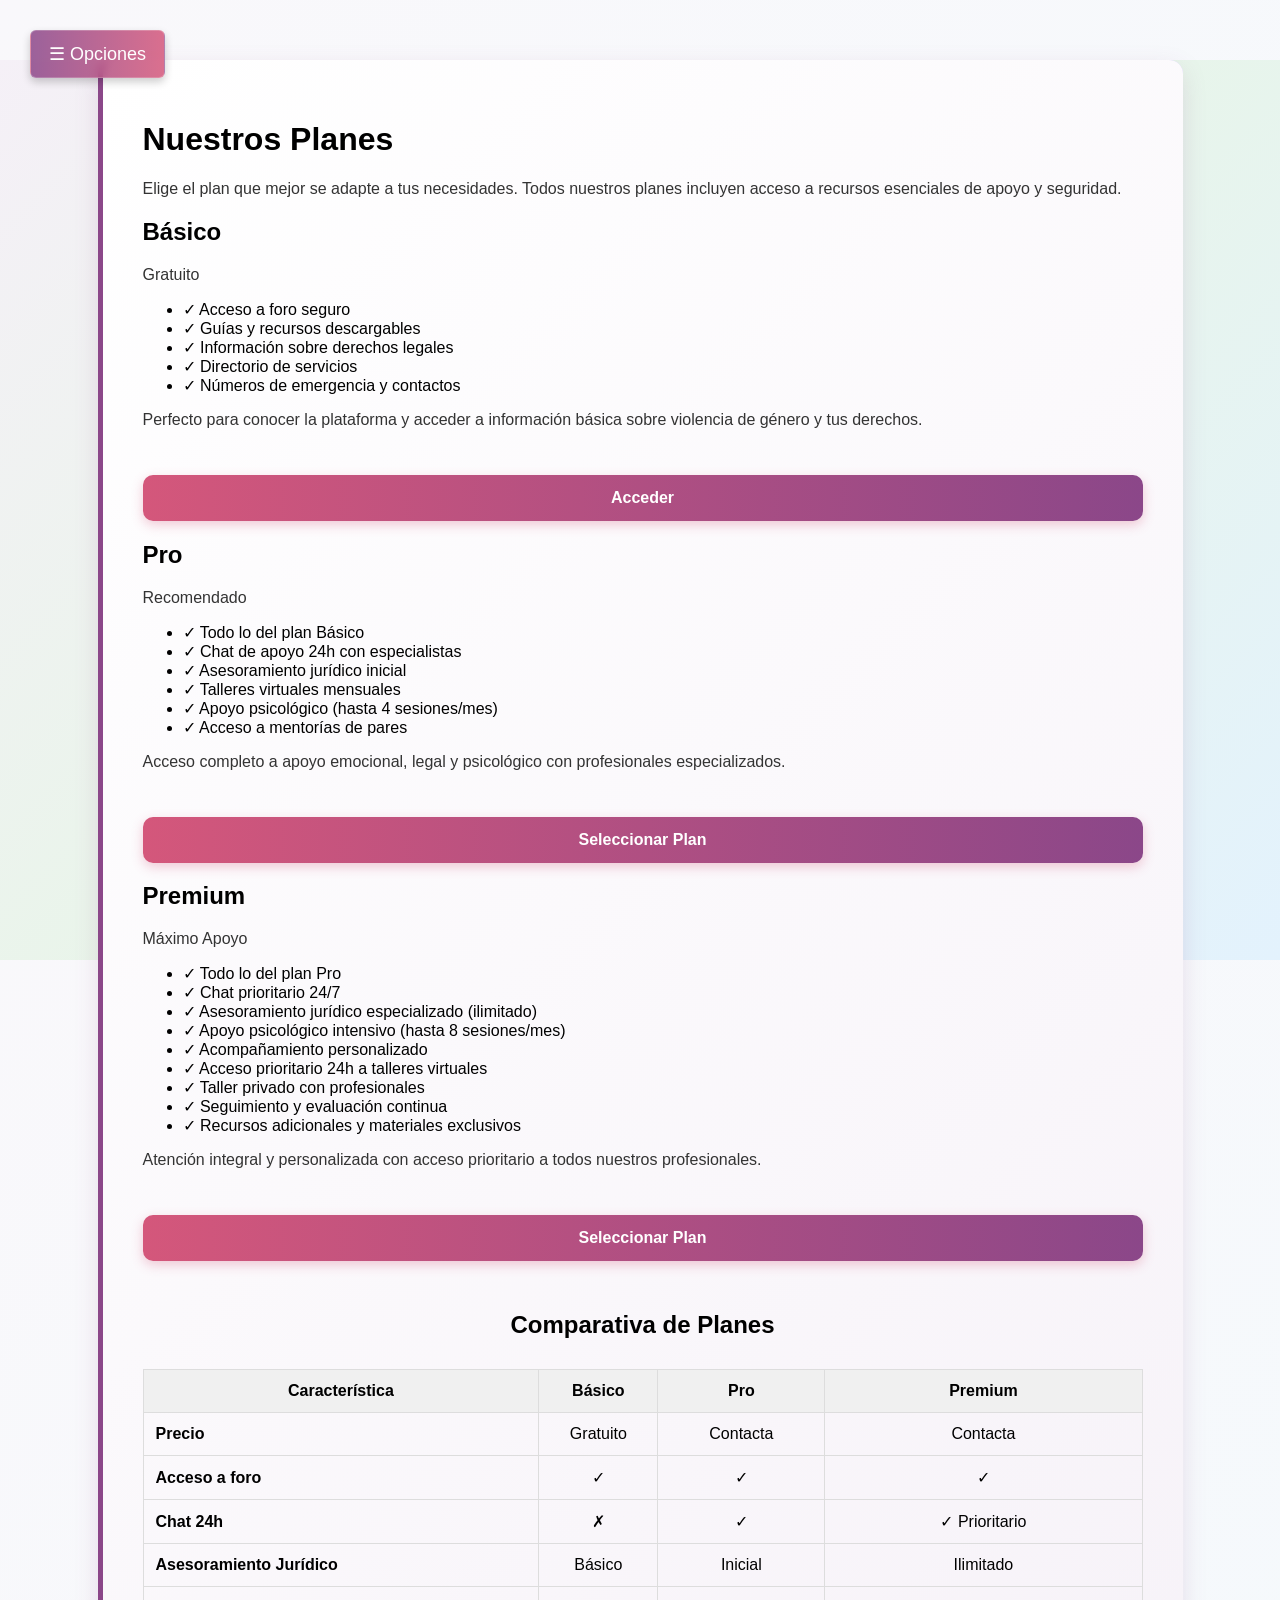
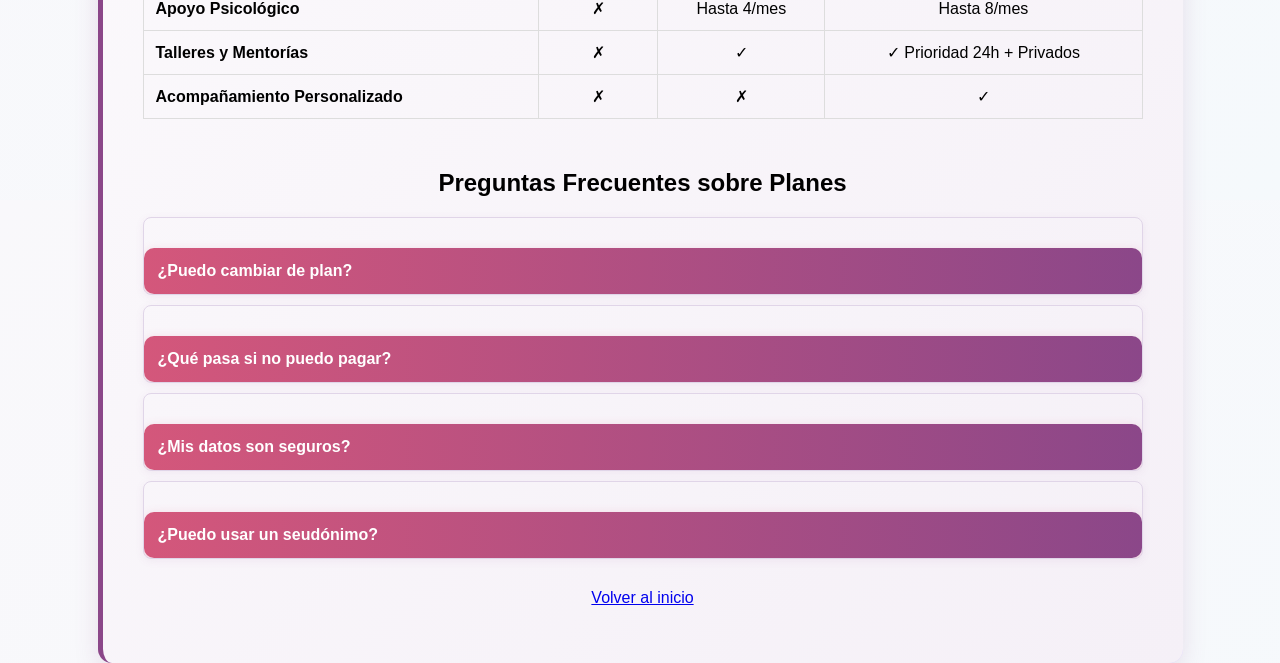
<file: planes.html>
<!DOCTYPE html>
<html lang="es">
<head>
  <meta charset="UTF-8">
  <title>Planes - WeRem</title>
  <link rel="stylesheet" href="estilo.css">
</head>
<body class="form-page">

<!-- BOTÓN OPCIONES -->
<div class="boton-menu" onclick="toggleMenu()">
  ☰ Opciones
</div>

<!-- MENÚ OCULTO -->
<nav class="menu oculto">
  <ul>
    <li><a href="index.html">Inicio</a></li>
    <li><a href="guia.html">Guía de Uso</a></li>
    <li><a href="formulario.html">Formulario</a></li>
    <li><a href="chat.html">Chat (24h)</a></li>
    <li><a href="servicios.html">Servicios</a></li>
    <li><a href="planes.html">Planes</a></li>
    <li><a href="#informacion">Información</a></li>
    <li><a href="#">Contacto</a></li>
  </ul>
</nav>

  <div class="contenedor">
    <h1>Nuestros Planes</h1>
    <p>Elige el plan que mejor se adapte a tus necesidades. Todos nuestros planes incluyen acceso a recursos esenciales de apoyo y seguridad.</p>

    <div class="planes-grid">
      
      <!-- PLAN BÁSICO -->
      <div class="plan-tarjeta plan-basico">
        <div class="plan-header">
          <h2>Básico</h2>
          <p class="plan-precio">Gratuito</p>
        </div>
        <div class="plan-contenido">
          <ul class="plan-features">
            <li>✓ Acceso a foro seguro</li>
            <li>✓ Guías y recursos descargables</li>
            <li>✓ Información sobre derechos legales</li>
            <li>✓ Directorio de servicios</li>
            <li>✓ Números de emergencia y contactos</li>
          </ul>
          <p class="plan-descripcion">Perfecto para conocer la plataforma y acceder a información básica sobre violencia de género y tus derechos.</p>
          <button class="plan-btn plan-btn-basico" onclick="seleccionarPlan('basico')">Acceder</button>
        </div>
      </div>

      <!-- PLAN PRO -->
      <div class="plan-tarjeta plan-pro">
        <div class="plan-header plan-destacado">
          <h2>Pro</h2>
          <p class="plan-precio">Recomendado</p>
        </div>
        <div class="plan-contenido">
          <ul class="plan-features">
            <li>✓ Todo lo del plan Básico</li>
            <li>✓ Chat de apoyo 24h con especialistas</li>
            <li>✓ Asesoramiento jurídico inicial</li>
            <li>✓ Talleres virtuales mensuales</li>
            <li>✓ Apoyo psicológico (hasta 4 sesiones/mes)</li>
            <li>✓ Acceso a mentorías de pares</li>
          </ul>
          <p class="plan-descripcion">Acceso completo a apoyo emocional, legal y psicológico con profesionales especializados.</p>
          <button class="plan-btn plan-btn-pro" onclick="seleccionarPlan('pro')">Seleccionar Plan</button>
        </div>
      </div>

      <!-- PLAN PREMIUM -->
      <div class="plan-tarjeta plan-premium">
        <div class="plan-header">
          <h2>Premium</h2>
          <p class="plan-precio">Máximo Apoyo</p>
        </div>
        <div class="plan-contenido">
          <ul class="plan-features">
            <li>✓ Todo lo del plan Pro</li>
            <li>✓ Chat prioritario 24/7</li>
            <li>✓ Asesoramiento jurídico especializado (ilimitado)</li>
            <li>✓ Apoyo psicológico intensivo (hasta 8 sesiones/mes)</li>
            <li>✓ Acompañamiento personalizado</li>
            <li>✓ Acceso prioritario 24h a talleres virtuales</li>
            <li>✓ Taller privado con profesionales</li>
            <li>✓ Seguimiento y evaluación continua</li>
            <li>✓ Recursos adicionales y materiales exclusivos</li>
          </ul>
          <p class="plan-descripcion">Atención integral y personalizada con acceso prioritario a todos nuestros profesionales.</p>
          <button class="plan-btn plan-btn-premium" onclick="seleccionarPlan('premium')">Seleccionar Plan</button>
        </div>
      </div>

    </div>

    <!-- TABLA COMPARATIVA -->
    <h2 style="margin-top: 50px; text-align: center;">Comparativa de Planes</h2>
    <div class="tabla-comparativa" style="overflow-x: auto; margin: 30px 0;">
      <table style="width: 100%; border-collapse: collapse; text-align: center;">
        <thead>
          <tr style="background-color: #f0f0f0;">
            <th style="border: 1px solid #ddd; padding: 12px;">Característica</th>
            <th style="border: 1px solid #ddd; padding: 12px;">Básico</th>
            <th style="border: 1px solid #ddd; padding: 12px;">Pro</th>
            <th style="border: 1px solid #ddd; padding: 12px;">Premium</th>
          </tr>
        </thead>
        <tbody>
          <tr>
            <td style="border: 1px solid #ddd; padding: 12px; text-align: left;"><strong>Precio</strong></td>
            <td style="border: 1px solid #ddd; padding: 12px;">Gratuito</td>
            <td style="border: 1px solid #ddd; padding: 12px;">Contacta</td>
            <td style="border: 1px solid #ddd; padding: 12px;">Contacta</td>
          </tr>
          <tr>
            <td style="border: 1px solid #ddd; padding: 12px; text-align: left;"><strong>Acceso a foro</strong></td>
            <td style="border: 1px solid #ddd; padding: 12px;">✓</td>
            <td style="border: 1px solid #ddd; padding: 12px;">✓</td>
            <td style="border: 1px solid #ddd; padding: 12px;">✓</td>
          </tr>
          <tr>
            <td style="border: 1px solid #ddd; padding: 12px; text-align: left;"><strong>Chat 24h</strong></td>
            <td style="border: 1px solid #ddd; padding: 12px;">✗</td>
            <td style="border: 1px solid #ddd; padding: 12px;">✓</td>
            <td style="border: 1px solid #ddd; padding: 12px;">✓ Prioritario</td>
          </tr>
          <tr>
            <td style="border: 1px solid #ddd; padding: 12px; text-align: left;"><strong>Asesoramiento Jurídico</strong></td>
            <td style="border: 1px solid #ddd; padding: 12px;">Básico</td>
            <td style="border: 1px solid #ddd; padding: 12px;">Inicial</td>
            <td style="border: 1px solid #ddd; padding: 12px;">Ilimitado</td>
          </tr>
          <tr>
            <td style="border: 1px solid #ddd; padding: 12px; text-align: left;"><strong>Apoyo Psicológico</strong></td>
            <td style="border: 1px solid #ddd; padding: 12px;">✗</td>
            <td style="border: 1px solid #ddd; padding: 12px;">Hasta 4/mes</td>
            <td style="border: 1px solid #ddd; padding: 12px;">Hasta 8/mes</td>
          </tr>
          <tr>
            <td style="border: 1px solid #ddd; padding: 12px; text-align: left;"><strong>Talleres y Mentorías</strong></td>
            <td style="border: 1px solid #ddd; padding: 12px;">✗</td>
            <td style="border: 1px solid #ddd; padding: 12px;">✓</td>
            <td style="border: 1px solid #ddd; padding: 12px;">✓ Prioridad 24h + Privados</td>
          </tr>
          <tr>
            <td style="border: 1px solid #ddd; padding: 12px; text-align: left;"><strong>Acompañamiento Personalizado</strong></td>
            <td style="border: 1px solid #ddd; padding: 12px;">✗</td>
            <td style="border: 1px solid #ddd; padding: 12px;">✗</td>
            <td style="border: 1px solid #ddd; padding: 12px;">✓</td>
          </tr>
        </tbody>
      </table>
    </div>

    <!-- PREGUNTAS FRECUENTES -->
    <h2 style="text-align: center; margin-top: 50px;">Preguntas Frecuentes sobre Planes</h2>
    <div class="accordion" style="margin-top: 20px;">
      <button class="accordion-btn" onclick="toggleAccordion(this)">¿Puedo cambiar de plan?</button>
      <div class="accordion-content">
        <p>Sí, puedes cambiar de plan en cualquier momento. Si necesitas escalar a un plan superior, simplemente contacta con nuestro equipo y realizaremos la transición de inmediato.</p>
      </div>
    </div>

    <div class="accordion">
      <button class="accordion-btn" onclick="toggleAccordion(this)">¿Qué pasa si no puedo pagar?</button>
      <div class="accordion-content">
        <p>El plan Básico es completamente gratuito y ofrece acceso a recursos esenciales. Si necesitas servicios adicionales pero tienes dificultades económicas, contacta con nosotros. Podemos analizar ayudas y opciones de financiamiento.</p>
      </div>
    </div>

    <div class="accordion">
      <button class="accordion-btn" onclick="toggleAccordion(this)">¿Mis datos son seguros?</button>
      <div class="accordion-content">
        <p>Sí, absolutamente. Todos nuestros planes incluyen cifrado de datos, almacenamiento seguro y privacidad total. Tu información nunca será compartida sin tu consentimiento explícito.</p>
      </div>
    </div>

    <div class="accordion">
      <button class="accordion-btn" onclick="toggleAccordion(this)">¿Puedo usar un seudónimo?</button>
      <div class="accordion-content">
        <p>Sí. En todos nuestros planes puedes mantener tu anonimato usando un seudónimo en lugar de tu nombre real. Tu identidad está protegida en todo momento.</p>
      </div>
    </div>

    <p style="text-align: center; margin-top: 30px;"><a href="index.html">Volver al inicio</a></p>
  </div>

  <script src="plan-control.js"></script>
  <script>
  function toggleMenu() {
    document.querySelector(".menu").classList.toggle("oculto");
  }

  function toggleAccordion(button) {
    const content = button.nextElementSibling;
    content.style.display = content.style.display === "block" ? "none" : "block";
    button.classList.toggle("active");
  }

  function seleccionarPlan(plan) {
    // Guardar el plan seleccionado
    guardarPlan(plan);
    
    // Mostrar confirmación con indicador visual
    const planTexto = plan.charAt(0).toUpperCase() + plan.slice(1);
    const btn = event.target;
    const textoOriginal = btn.textContent;
    
    btn.textContent = '✓ Plan seleccionado';
    btn.style.background = '#4caf50';
    btn.disabled = true;
    
    setTimeout(() => {
      alert(`¡Felicidades! Has seleccionado el plan ${planTexto}. Ahora tendrás acceso a todos los servicios disponibles en este plan.`);
      window.location.href = 'servicios.html';
    }, 500);
  }
  </script>

</body>
</html>
</file>
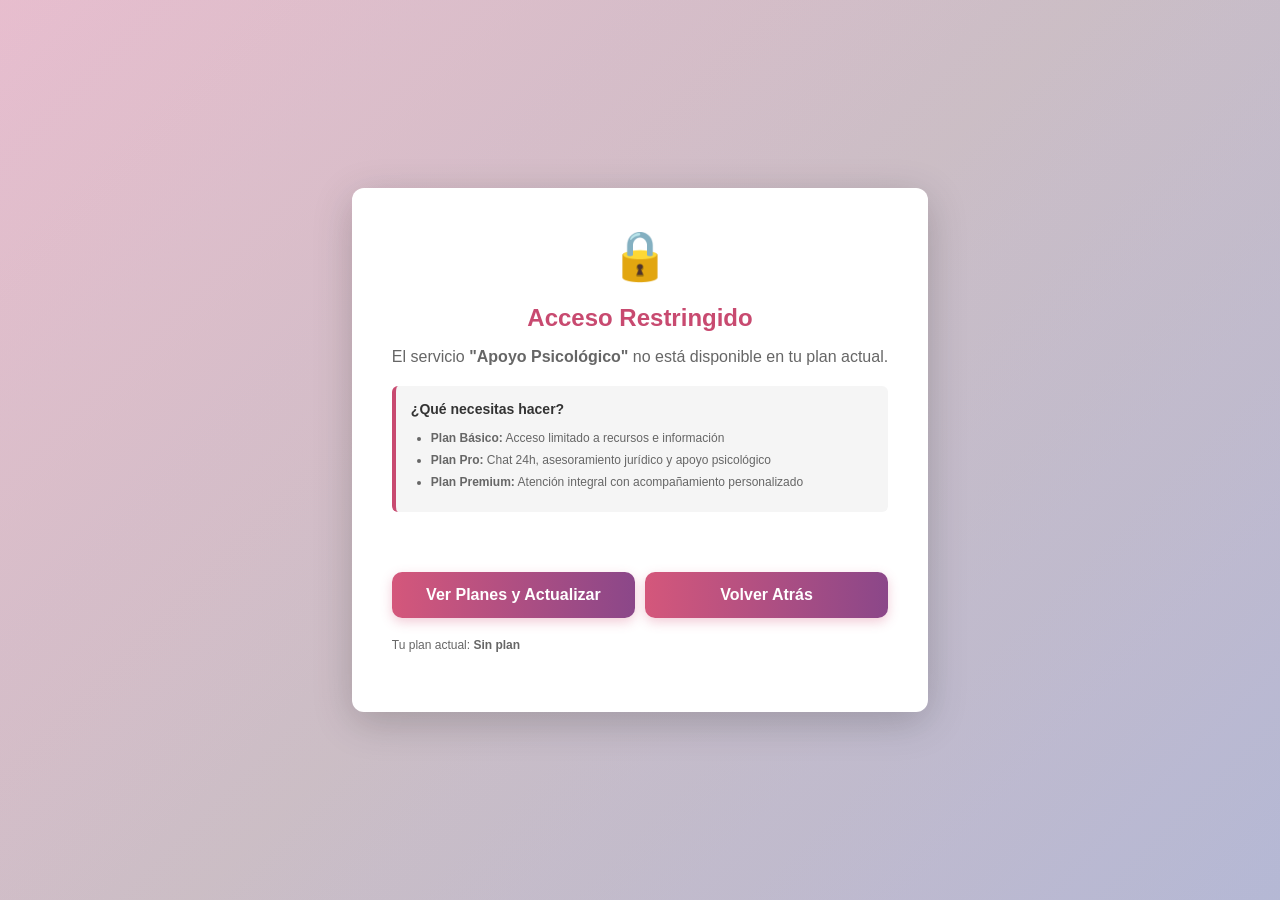
<file: psicologico.html>
<!DOCTYPE html>
<html lang="es">
<head>
  <meta charset="UTF-8">
  <title>Apoyo Psicológico - WeRem</title>
  <link rel="stylesheet" href="estilo.css">
  <script src="plan-control.js"></script>
</head>
<body class="form-page">

<!-- BOTÓN OPCIONES -->
<div class="boton-menu" onclick="toggleMenu()">
  ☰ Opciones
</div>

<!-- MENÚ OCULTO -->
<nav class="menu oculto">
  <ul>
    <li><a href="index.html">Inicio</a></li>
    <li><a href="guia.html">Guía de Uso</a></li>
    <li><a href="formulario.html">Formulario</a></li>
    <li><a href="chat.html">Chat (24h)</a></li>
    <li><a href="servicios.html">Servicios</a></li>
    <li><a href="planes.html">Planes</a></li>
    <li><a href="mi-plan.html">Mi Plan</a></li>
    <li><a href="#informacion">Información</a></li>
    <li><a href="#">Contacto</a></li>
  </ul>
</nav>

  <div class="contenedor">
    <h1>Apoyo Psicológico</h1>
    <p>Sesiones individuales y grupales con profesionales especializados en trauma y violencia de género.</p>

    <script>
      // Verificar acceso al apoyo psicológico cuando carga la página
      document.addEventListener('DOMContentLoaded', function() {
        if (!verificarAcceso('psicologico', 'Apoyo Psicológico')) {
          // Si no tiene acceso, la función mostrarAccesoDenegado renderizará la página
          return;
        }
      });
    </script>

    <!-- CONTENIDO DEL SERVICIO -->
    <div class="accordion" style="margin-top: 30px;">
      <button class="accordion-btn" onclick="toggleAccordion(this)">+ Sesiones Individuales</button>
      <div class="accordion-content">
        <h3>Apoyo personalizado uno a uno</h3>
        <p>Trabaja directamente con un psicólogo especializado en violencia de género. Las sesiones están diseñadas para:</p>
        <ul>
          <li>Procesar el trauma y las emociones</li>
          <li>Desarrollar estrategias de afrontamiento</li>
          <li>Fortalecer la autoestima y confianza</li>
          <li>Planificar tu recuperación personal</li>
        </ul>
        <p><strong>Disponibilidad según plan:</strong></p>
        <ul>
          <li><strong>Plan Pro:</strong> Hasta 4 sesiones por mes</li>
          <li><strong>Plan Premium:</strong> 1 sesión por semana (ilimitadas)</li>
        </ul>
        <p><strong>Horarios:</strong> Lunes a viernes, 9:00 - 19:00 | Sábados 10:00 - 14:00</p>
        <button onclick="solicitarSesion()" style="background: #c84a70; color: white; padding: 10px 20px; border: none; border-radius: 6px; cursor: pointer; margin-top: 15px;">Solicitar Sesión</button>
      </div>
    </div>

    <div class="accordion">
      <button class="accordion-btn" onclick="toggleAccordion(this)">+ Sesiones Grupales</button>
      <div class="accordion-content">
        <h3>Apoyo en comunidad</h3>
        <p>Participa en sesiones grupales con otras mujeres en situaciones similares. Beneficios:</p>
        <ul>
          <li>Sentirse comprendida y apoyada</li>
          <li>Compartir experiencias y estrategias</li>
          <li>Reducir el aislamiento</li>
          <li>Crear red de apoyo mutuo</li>
        </ul>
        <p><strong>Grupos disponibles:</strong></p>
        <ul>
          <li>Grupo de Recuperación Temprana (nuevas usuarias)</li>
          <li>Grupo de Empoderamiento Avanzado</li>
          <li>Grupo de Padres/Madres en Recuperación</li>
          <li>Grupo de Resiliencia y Vida Nueva</li>
        </ul>
        <p><strong>Frecuencia:</strong> 2 sesiones por semana (miércoles y sábado)</p>
        <button onclick="unirseGrupo()" style="background: #4b3278; color: white; padding: 10px 20px; border: none; border-radius: 6px; cursor: pointer; margin-top: 15px;">Unirse a un Grupo</button>
      </div>
    </div>

    <div class="accordion">
      <button class="accordion-btn" onclick="toggleAccordion(this)">+ Recursos y Técnicas</button>
      <div class="accordion-content">
        <h3>Herramientas para el autocuidado</h3>
        <p>Accede a recursos para trabajar en tu bienestar entre sesiones:</p>
        <ul>
          <li>Guías de técnicas de relajación y meditación</li>
          <li>Ejercicios de respiración y mindfulness</li>
          <li>Diarios de reflexión y seguimiento emocional</li>
          <li>Biblioteca de audios y vídeos de apoyo</li>
          <li>Libros recomendados sobre recuperación</li>
        </ul>
        <a href="#" style="display: inline-block; background: #c84a70; color: white; padding: 10px 20px; border-radius: 6px; text-decoration: none; margin-top: 15px;">Acceder a Recursos</a>
      </div>
    </div>

    <!-- CUESTIONARIOS DE EVALUACIÓN -->
    <h2 style="text-align: center; margin-top: 40px; color: #8B4789;">Cuestionarios de Evaluación Psicológica</h2>
    <p style="text-align: center; margin-bottom: 30px;">Estos cuestionarios nos ayudan a personalizar tu tratamiento y hacer seguimiento de tu progreso.</p>

    <div class="accordion">
      <button class="accordion-btn" onclick="toggleAccordion(this)">+ Cuestionario Inicial</button>
      <div class="accordion-content">
        <div class="cuestionario-container">
          <div class="cuestionario-form">
            <h3>Cuestionario Inicial</h3>
            <form class="form-cuestionario" onsubmit="enviarCuestionario(event)">
              
              <h4>1. Datos personales</h4>
              <p><label><strong>Edad (mínimo 18 años):</strong> <input type="number" name="edad" placeholder="Edad" min="18" required></label></p>
              <p><label><strong>Localidad:</strong> <select name="localidad" required>
                <option value="">Seleccionar</option>
                <option value="alicante">Alicante</option>
              </select></label></p>
              
              <h4>2. Situación familiar</h4>
              <p><strong>¿Tiene hijas/os a cargo?</strong><br>
              <input type="radio" name="hijos" value="si" required> Sí &nbsp;&nbsp;&nbsp; 
              <input type="radio" name="hijos" value="no"> No</p>
              
              <h4>3. Situación laboral actual</h4>
              <p>
              <input type="checkbox" name="situacion_laboral" value="empleo"> Empleo &nbsp;&nbsp;&nbsp;
              <input type="checkbox" name="situacion_laboral" value="desempleo"> Desempleo &nbsp;&nbsp;&nbsp;
              <input type="checkbox" name="situacion_laboral" value="economia_informal"> Economía informal &nbsp;&nbsp;&nbsp;
              <input type="checkbox" name="situacion_laboral" value="otra"> Otra
              </p>
              
              <h4>4. Situación personal y emocional</h4>
              <p><strong>5. ¿Ha vivido o vive actualmente una situación de violencia de género?</strong><br>
              <input type="radio" name="violencia" value="si" required> Sí &nbsp;&nbsp;&nbsp;
              <input type="radio" name="violencia" value="no"> No &nbsp;&nbsp;&nbsp;
              <input type="radio" name="violencia" value="prefiere_no_responder"> Prefiere no responder</p>
              
              <p><strong>6. Tipo de violencia vivida (puede marcar varias):</strong><br>
              <input type="checkbox" name="tipo_violencia" value="psicologica"> Psicológica &nbsp;&nbsp;&nbsp;
              <input type="checkbox" name="tipo_violencia" value="fisica"> Física &nbsp;&nbsp;&nbsp;
              <input type="checkbox" name="tipo_violencia" value="sexual"> Sexual &nbsp;&nbsp;&nbsp;
              <input type="checkbox" name="tipo_violencia" value="economica"> Económica &nbsp;&nbsp;&nbsp;
              <input type="checkbox" name="tipo_violencia" value="digital"> Digital
              </p>
              
              <p><strong>7. En una escala del 1 al 5, ¿cómo valora actualmente su nivel de bienestar emocional?</strong><br>
              <input type="number" name="bienestar" min="1" max="5" placeholder="1-5" required>
              (1 = muy bajo / 5 = muy alto)</p>
              
              <h4>5. Red de apoyo y recursos</h4>
              <p><strong>8. ¿Cuenta actualmente con apoyo social (familia, amistades, profesionales)?</strong><br>
              <input type="radio" name="apoyo_social" value="si" required> Sí &nbsp;&nbsp;&nbsp;
              <input type="radio" name="apoyo_social" value="no"> No &nbsp;&nbsp;&nbsp;
              <input type="radio" name="apoyo_social" value="limitado"> De forma limitada</p>
              
              <p><strong>9. ¿Ha utilizado previamente recursos de apoyo a mujeres?</strong><br>
              <input type="radio" name="recursos_previos" value="si" required> Sí &nbsp;&nbsp;&nbsp;
              <input type="radio" name="recursos_previos" value="no"> No</p>
              
              <h4>6. Expectativas sobre REM</h4>
              <p><strong>10. ¿Qué espera encontrar en la plataforma REM?</strong><br>
              <textarea name="expectativas_rem" placeholder="Escribe tu respuesta..." rows="3" required></textarea></p>
              
              <p><strong>11. ¿Qué tipo de apoyo considera prioritario?</strong><br>
              <input type="checkbox" name="tipo_apoyo" value="psicologico"> Psicológico &nbsp;&nbsp;&nbsp;
              <input type="checkbox" name="tipo_apoyo" value="legal"> Legal &nbsp;&nbsp;&nbsp;
              <input type="checkbox" name="tipo_apoyo" value="acompanamiento"> Acompañamiento social &nbsp;&nbsp;&nbsp;
              <input type="checkbox" name="tipo_apoyo" value="redes"> Redes de apoyo entre mujeres
              </p>
              
              <button type="submit" class="btn-enviar">Enviar Cuestionario</button>
            </form>
          </div>
          <div class="respuesta-gracias" style="display:none;">
            <p>Gracias por tu compromiso y colaboración con REM</p>
          </div>
        </div>
      </div>
    </div>

    <div class="accordion">
      <button class="accordion-btn" onclick="toggleAccordion(this)">+ Evaluación Intermedia</button>
      <div class="accordion-content">
        <div class="cuestionario-container">
          <div class="cuestionario-form">
            <h3>Evaluación Intermedia</h3>
            <form class="form-cuestionario" onsubmit="enviarCuestionario(event)">
              
              <p><strong>1. ¿Con qué frecuencia utiliza la plataforma REM?</strong><br>
              <input type="radio" name="frecuencia" value="diariamente" required> Diariamente &nbsp;&nbsp;&nbsp;
              <input type="radio" name="frecuencia" value="semanalmente"> Semanalmente &nbsp;&nbsp;&nbsp;
              <input type="radio" name="frecuencia" value="ocasionalmente"> Ocasionalmente</p>
              
              <p><strong>2. En una escala del 1 al 5, valore la facilidad de uso de la plataforma.</strong><br>
              <input type="number" name="facilidad_uso" min="1" max="5" placeholder="1-5" required>
              (1 = muy difícil / 5 = muy fácil)</p>
              
              <p><strong>3. ¿Se siente segura utilizando REM?</strong><br>
              <input type="radio" name="seguridad" value="si" required> Sí &nbsp;&nbsp;&nbsp;
              <input type="radio" name="seguridad" value="no"> No &nbsp;&nbsp;&nbsp;
              <input type="radio" name="seguridad" value="ocasiones"> En ocasiones</p>
              
              <p><strong>4. ¿Considera que ha recibido un acompañamiento adecuado por parte del equipo profesional?</strong><br>
              <textarea name="acompanamiento" placeholder="Escribe tu respuesta..." rows="3" required></textarea></p>
              
              <p><strong>5. ¿Ha participado en talleres, chats o mentorías?</strong><br>
              <input type="radio" name="participacion" value="si" required> Sí &nbsp;&nbsp;&nbsp;
              <input type="radio" name="participacion" value="no"> No</p>
              
              <p><strong>6. ¿Se ha sentido escuchada y validada emocionalmente dentro de la plataforma?</strong><br>
              <textarea name="validacion" placeholder="Escribe tu respuesta..." rows="3" required></textarea></p>
              
              <p><strong>7. ¿Qué aspectos mejoraría del proyecto REM?</strong><br>
              <textarea name="mejoras" placeholder="Escribe tu respuesta..." rows="3" required></textarea></p>
              
              <button type="submit" class="btn-enviar">Enviar Cuestionario</button>
            </form>
          </div>
          <div class="respuesta-gracias" style="display:none;">
            <p>Gracias por tu compromiso y colaboración con REM</p>
          </div>
        </div>
      </div>
    </div>

    <div class="accordion">
      <button class="accordion-btn" onclick="toggleAccordion(this)">+ Cuestionario Final de Evaluación</button>
      <div class="accordion-content">
        <div class="cuestionario-container">
          <div class="cuestionario-form">
            <h3>Cuestionario Final de Evaluación</h3>
            <form class="form-cuestionario" onsubmit="enviarCuestionario(event)">
              
              <p><strong>1. En comparación con su situación inicial, ¿cómo valora ahora su autoestima?</strong><br>
              <input type="radio" name="autoestima" value="mucho_peor" required> Mucho peor &nbsp;&nbsp;&nbsp;
              <input type="radio" name="autoestima" value="igual"> Igual &nbsp;&nbsp;&nbsp;
              <input type="radio" name="autoestima" value="mejor"> Mejor &nbsp;&nbsp;&nbsp;
              <input type="radio" name="autoestima" value="mucho_mejor"> Mucho mejor</p>
              
              <p><strong>2. ¿Siente que ha aumentado su capacidad para tomar decisiones sobre su vida?</strong><br>
              <textarea name="capacidad_decisiones" placeholder="Escribe tu respuesta..." rows="3" required></textarea></p>
              
              <p><strong>3. ¿Ha ampliado su red de apoyo gracias a REM?</strong><br>
              <input type="radio" name="red_apoyo" value="si" required> Sí &nbsp;&nbsp;&nbsp;
              <input type="radio" name="red_apoyo" value="no"> No</p>
              
              <p><strong>4. ¿Recomendaría la plataforma REM a otras mujeres?</strong><br>
              <input type="radio" name="recomendacion" value="si" required> Sí &nbsp;&nbsp;&nbsp;
              <input type="radio" name="recomendacion" value="no"> No</p>
              
              <p><strong>5. ¿Qué ha significado para usted participar en este proyecto?</strong><br>
              <textarea name="significado" placeholder="Escribe tu respuesta..." rows="3" required></textarea></p>
              
              <p><strong>6. Valoración global del proyecto (1 a 5).</strong><br>
              <input type="number" name="valoracion_global" min="1" max="5" placeholder="1-5" required>
              (1 = muy insatisfecha / 5 = muy satisfecha)</p>
              
              <button type="submit" class="btn-enviar">Enviar Cuestionario</button>
            </form>
          </div>
          <div class="respuesta-gracias" style="display:none;">
            <p>Gracias por tu compromiso y colaboración con REM</p>
          </div>
        </div>
      </div>
    </div>

    <p style="margin-top: 30px;"><a href="servicios.html">Volver a Servicios</a></p>
  </div>

  <style>
    .cuestionario-container {
      margin: 20px 0;
    }

    .cuestionario-form {
      background: white;
      padding: 20px;
      border-radius: 8px;
    }

    .form-cuestionario h4 {
      color: #8B4789;
      margin-top: 20px;
      margin-bottom: 10px;
    }

    .form-cuestionario input[type="text"],
    .form-cuestionario input[type="number"],
    .form-cuestionario select,
    .form-cuestionario textarea {
      width: 100%;
      padding: 8px;
      margin: 5px 0;
      border: 1px solid #ddd;
      border-radius: 4px;
      box-sizing: border-box;
    }

    .form-cuestionario label {
      display: block;
      margin: 10px 0;
    }

    .btn-enviar {
      background: #c84a70;
      color: white;
      padding: 12px 30px;
      border: none;
      border-radius: 6px;
      cursor: pointer;
      font-weight: bold;
      margin-top: 20px;
    }

    .btn-enviar:hover {
      background: #a83d5c;
    }

    .respuesta-gracias {
      text-align: center;
      padding: 40px;
      background: #e8f5e9;
      border-radius: 8px;
      color: #2e7d32;
      font-weight: bold;
      font-size: 18px;
    }

    .accordion {
      margin-bottom: 15px;
    }
    
    .accordion-btn {
      width: 100%;
      padding: 15px;
      background: #f5f5f5;
      border: 1px solid #ddd;
      border-radius: 6px;
      cursor: pointer;
      font-weight: bold;
      text-align: left;
      transition: all 0.3s ease;
    }
    
    .accordion-btn:hover {
      background: #e8e8e8;
    }
    
    .accordion-content {
      display: none;
      padding: 15px;
      background: #fafafa;
      border: 1px solid #ddd;
      border-top: none;
      border-radius: 0 0 6px 6px;
    }
    
    .accordion-content h3 {
      color: #c84a70;
      margin-top: 0;
    }
  </style>

  <script>
    function toggleMenu() {
      document.querySelector(".menu").classList.toggle("oculto");
    }

    function toggleAccordion(btn) {
      const content = btn.nextElementSibling;
      content.style.display = content.style.display === "block" ? "none" : "block";
      btn.classList.toggle("active");
    }

    function solicitarSesion() {
      alert('Se ha registrado tu solicitud. Un especialista se contactará contigo pronto para agendar tu sesión.');
    }

    function unirseGrupo() {
      alert('Te enviaremos información sobre los grupos disponibles y cómo unirte.');
    }

    function enviarCuestionario(event) {
      event.preventDefault();
      
      const form = event.target;
      const container = form.closest('.cuestionario-container');
      const formDiv = container.querySelector('.cuestionario-form');
      const graciasDiv = container.querySelector('.respuesta-gracias');
      
      // Ocultar formulario y mostrar mensaje
      formDiv.style.display = 'none';
      graciasDiv.style.display = 'block';
      
      // Guardar datos en localStorage
      const formData = new FormData(form);
      localStorage.setItem('cuestionario_' + Date.now(), JSON.stringify(Object.fromEntries(formData)));
    }
  </script>

</body>
</html>
</file>
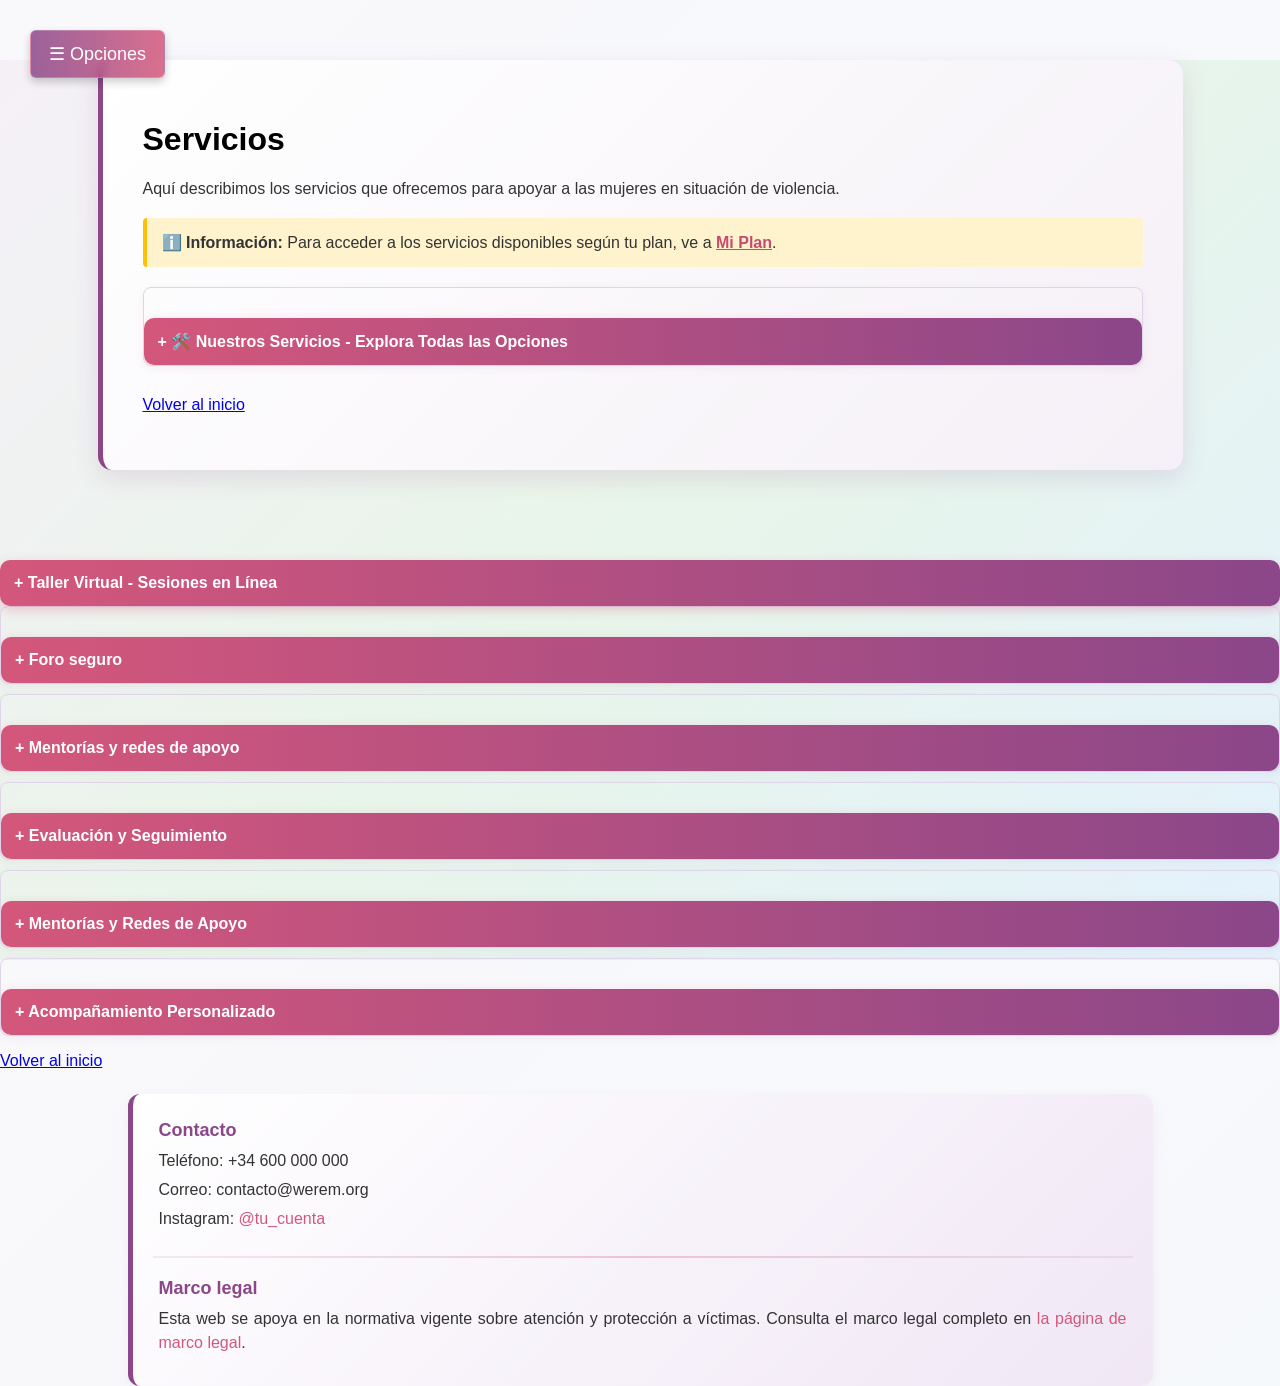
<file: servicios.html>
<!DOCTYPE html>
<html lang="es">
<head>
  <meta charset="UTF-8">
  <title>Servicios - WeRem</title>
  <link rel="stylesheet" href="estilo.css">
  <script src="plan-control.js"></script>
</head>
<body class="form-page">

<!-- BOTÓN OPCIONES -->
<div class="boton-menu" onclick="toggleMenu()">
  ☰ Opciones
</div>

<!-- MENÚ OCULTO -->
<nav class="menu oculto">
  <ul>
    <li><a href="index.html">Inicio</a></li>
    <li><a href="guia.html">Guía de Uso</a></li>
    <li><a href="formulario.html">Formulario</a></li>
    <li><a href="chat.html">Chat (24h)</a></li>
    <li><a href="servicios.html">Servicios</a></li>
    <li><a href="planes.html">Planes</a></li>
    <li><a href="mi-plan.html">Mi Plan</a></li>
    <li><a href="#informacion">Información</a></li>
    <li><a href="#">Contacto</a></li>
  </ul>
</nav>

  <div class="contenedor">
    <h1>Servicios</h1>
    <p>Aquí describimos los servicios que ofrecemos para apoyar a las mujeres en situación de violencia.</p>
    
    <div style="background: #fff3cd; border-left: 4px solid #ffc107; padding: 15px; margin: 20px 0; border-radius: 4px;">
      <p style="margin: 0;"><strong>ℹ️ Información:</strong> Para acceder a los servicios disponibles según tu plan, ve a <a href="mi-plan.html" style="color: #c84a70; font-weight: bold;">Mi Plan</a>.</p>
    </div>

    <!-- NUESTROS SERVICIOS EN ACORDEÓN -->
    <div class="accordion" style="margin-bottom: 30px;">
      <button class="accordion-btn" onclick="toggleAccordion(this)">+ 🛠️ Nuestros Servicios - Explora Todas las Opciones</button>
      <div class="accordion-content">
    <div class="servicios-grid" style="margin-top: 20px;">
      <div class="servicio-tarjeta servicio-tarjeta-1">
        <div class="servicio-icono">💬</div>
        <h2>Chat de Apoyo 24h</h2>
        <p>Accede a un chat privado y seguro para recibir apoyo emocional y asesoramiento en cualquier momento.</p>
      </div>

      <div class="servicio-tarjeta servicio-tarjeta-2">
        <div class="servicio-icono">⚖️</div>
        <h2>Asesoramiento Jurídico</h2>
        <p>Recibe orientación legal gratuita y confidencial de nuestros expertos.</p>
      </div>

      <div class="servicio-tarjeta servicio-tarjeta-3">
        <div class="servicio-icono">🧠</div>
        <h2>Apoyo Psicológico</h2>
        <p>Sesiones individuales y grupales para gestionar el trauma y recuperar el bienestar.</p>
      </div>

      <div class="servicio-tarjeta servicio-tarjeta-1">
        <div class="servicio-icono">🤝</div>
        <h2>Mentorías y redes de apoyo</h2>
        <p>Acompañamiento entre pares y mentorías guiadas para compartir experiencias y construir red segura.</p>
      </div>

      <div class="servicio-tarjeta servicio-tarjeta-2">
        <div class="servicio-icono">📱</div>
        <h2>Taller virtual</h2>
        <p>Sesiones en línea con profesionales para autocuidado, seguridad digital y recursos legales. Únete sin ser visto/a.</p>
      </div>

      <div class="servicio-tarjeta servicio-tarjeta-3">
        <div class="servicio-icono">💬</div>
        <h2>Foro seguro</h2>
        <p>Espacio seguro para compartir experiencias, preguntas y recursos con otras mujeres.</p>
      </div>
    </div>
      </div>
    </div>

    <p><a href="index.html">Volver al inicio</a></p>
  </div>

  <style>
    .plan-badge {
      background: #ffc107;
      color: #333;
      padding: 4px 8px;
      border-radius: 4px;
      font-size: 11px;
      font-weight: bold;
      margin-top: 8px;
      text-align: center;
      cursor: pointer;
    }
    
    .plan-badge:hover {
      background: #ffb300;
    }
  </style>

  <script>
  function toggleMenu() {
    document.querySelector(".menu").classList.toggle("oculto");
  }

  // Página informativa - el acceso a servicios se realiza desde Mi Plan

  function toggleAccordion(btn) {
    const content = btn.nextElementSibling;
    if(content.style.display === "block") {
      content.style.display = "none";
      btn.textContent = btn.textContent.replace("−", "+");
    } else {
      content.style.display = "block";
      btn.textContent = btn.textContent.replace("+", "−");
    }
  }

  function accederSesion(btn) {
    const transmision = btn.nextElementSibling;
    transmision.style.display = 'block';
    btn.disabled = true;
    btn.textContent = 'Conectado a la sesión';
  }

  function toggleMes(btn) {
    const diasGrid = btn.nextElementSibling;
    if(diasGrid.style.display === "none" || diasGrid.style.display === "") {
      diasGrid.style.display = "grid";
      btn.innerHTML = btn.innerHTML.replace("2026", "2026 ▲");
    } else {
      diasGrid.style.display = "none";
      btn.innerHTML = btn.innerHTML.replace("▲", "▼").replace("2026 ▼", "2026");
    }
  }

  function enviarCuestionario(event) {
    event.preventDefault();
    const form = event.target;
    const container = form.closest('.cuestionario-container');
    const formDiv = container.querySelector('.cuestionario-form');
    const graciasDiv = container.querySelector('.respuesta-gracias');

    formDiv.style.display = 'none';
    graciasDiv.style.display = 'block';

    const formData = new FormData(form);
    localStorage.setItem('foro_' + Date.now(), JSON.stringify(Object.fromEntries(formData)));
  }
</script>

<!-- SECCIONES INFORMATIVAS AL FINAL (pie de página) -->
      <button class="accordion-btn" onclick="toggleAccordion(this)">+ Taller Virtual - Sesiones en Línea</button>
      <div class="accordion-content">
        <div class="taller-opciones">
          <div class="taller-opcion">
            <h4>Acceder a la sesión en vivo</h4>
            <p>Visualiza la sesión con los profesionales. Solo ellos serán visibles.</p>
            <button type="button" class="btn-enviar" onclick="accederSesion(this)">Acceder a la sesión</button>
            <div class="transmision-profesionales" style="display:none; margin-top: 15px;">
              <div class="video-profesional">
                <p style="text-align: center; color: #666;">📹 Transmisión en vivo de los profesionales</p>
                <iframe style="width: 100%; height: 400px; border-radius: 6px; border: 1px solid #ddd;" src="about:blank" title="Sesión en vivo"></iframe>
              </div>
              <p style="margin-top: 10px; color: #555; font-size: 14px;">✓ Solo los profesionales son visibles. Tu privacidad está protegida.</p>
            </div>
          </div>

          <div class="taller-opcion">
            <h4>Calendario de talleres 2026</h4>
            <p>Consulta las fechas mes a mes del año 2026 para unirte a las sesiones:</p>
            <div class="cal-2026">
              <div class="mes-calendario">
                <button type="button" class="mes-btn" onclick="toggleMes(this)">Enero 2026</button>
                <div class="dias-grid" style="display:none;">
                  <span class="dia-semana">L</span><span class="dia-semana">M</span><span class="dia-semana">X</span><span class="dia-semana">J</span><span class="dia-semana">V</span><span class="dia-semana">S</span><span class="dia-semana">D</span>
                  <span class="vacio"></span><span>1</span><span>2</span><span>3</span><span>4</span><span>5</span><span>6</span>
                  <span>7</span><span>8</span><span>9</span><span>10</span><span>11</span><span>12</span><span>13</span>
                  <span>14</span><span>15</span><span>16</span><span>17</span><span>18</span><span>19</span><span>20</span>
                  <span>21</span><span>22</span><span>23</span><span>24</span><span>25</span><span>26</span><span>27</span>
                  <span>28</span><span>29</span><span>30</span><span>31</span>
                </div>
              </div>

              <div class="mes-calendario">
                <button type="button" class="mes-btn" onclick="toggleMes(this)">Febrero 2026</button>
                <div class="dias-grid" style="display:none;">
                  <span class="dia-semana">L</span><span class="dia-semana">M</span><span class="dia-semana">X</span><span class="dia-semana">J</span><span class="dia-semana">V</span><span class="dia-semana">S</span><span class="dia-semana">D</span>
                  <span class="vacio"></span><span class="vacio"></span><span class="vacio"></span><span class="vacio"></span><span class="vacio"></span><span class="vacio"></span><span>1</span>
                  <span>2</span><span>3</span><span>4</span><span>5</span><span>6</span><span>7</span><span>8</span>
                  <span>9</span><span>10</span><span>11</span><span>12</span><span>13</span><span>14</span><span>15</span>
                  <span>16</span><span>17</span><span>18</span><span>19</span><span>20</span><span>21</span><span>22</span>
                  <span>23</span><span>24</span><span>25</span><span>26</span><span>27</span><span>28</span>
                </div>
              </div>

              <div class="mes-calendario">
                <button type="button" class="mes-btn" onclick="toggleMes(this)">Marzo 2026</button>
                <div class="dias-grid" style="display:none;">
                  <span class="dia-semana">L</span><span class="dia-semana">M</span><span class="dia-semana">X</span><span class="dia-semana">J</span><span class="dia-semana">V</span><span class="dia-semana">S</span><span class="dia-semana">D</span>
                  <span class="vacio"></span><span class="vacio"></span><span class="vacio"></span><span class="vacio"></span><span class="vacio"></span><span class="vacio"></span><span>1</span>
                  <span>2</span><span>3</span><span>4</span><span>5</span><span>6</span><span>7</span><span>8</span>
                  <span>9</span><span>10</span><span>11</span><span>12</span><span>13</span><span>14</span><span>15</span>
                  <span>16</span><span>17</span><span>18</span><span>19</span><span>20</span><span>21</span><span>22</span>
                  <span>23</span><span>24</span><span>25</span><span>26</span><span>27</span><span>28</span><span>29</span>
                  <span>30</span><span>31</span>
                </div>
              </div>

              <div class="mes-calendario">
                <button type="button" class="mes-btn" onclick="toggleMes(this)">Abril 2026</button>
                <div class="dias-grid" style="display:none;">
                  <span class="dia-semana">L</span><span class="dia-semana">M</span><span class="dia-semana">X</span><span class="dia-semana">J</span><span class="dia-semana">V</span><span class="dia-semana">S</span><span class="dia-semana">D</span>
                  <span class="vacio"></span><span class="vacio"></span><span>1</span><span>2</span><span>3</span><span>4</span><span>5</span>
                  <span>6</span><span>7</span><span>8</span><span>9</span><span>10</span><span>11</span><span>12</span>
                  <span>13</span><span>14</span><span>15</span><span>16</span><span>17</span><span>18</span><span>19</span>
                  <span>20</span><span>21</span><span>22</span><span>23</span><span>24</span><span>25</span><span>26</span>
                  <span>27</span><span>28</span><span>29</span><span>30</span>
                </div>
              </div>

              <div class="mes-calendario">
                <button type="button" class="mes-btn" onclick="toggleMes(this)">Mayo 2026</button>
                <div class="dias-grid" style="display:none;">
                  <span class="dia-semana">L</span><span class="dia-semana">M</span><span class="dia-semana">X</span><span class="dia-semana">J</span><span class="dia-semana">V</span><span class="dia-semana">S</span><span class="dia-semana">D</span>
                  <span class="vacio"></span><span class="vacio"></span><span class="vacio"></span><span class="vacio"></span><span>1</span><span>2</span><span>3</span>
                  <span>4</span><span>5</span><span>6</span><span>7</span><span>8</span><span>9</span><span>10</span>
                  <span>11</span><span>12</span><span>13</span><span>14</span><span>15</span><span>16</span><span>17</span>
                  <span>18</span><span>19</span><span>20</span><span>21</span><span>22</span><span>23</span><span>24</span>
                  <span>25</span><span>26</span><span>27</span><span>28</span><span>29</span><span>30</span><span>31</span>
                </div>
              </div>

              <div class="mes-calendario">
                <button type="button" class="mes-btn" onclick="toggleMes(this)">Junio 2026</button>
                <div class="dias-grid" style="display:none;">
                  <span class="dia-semana">L</span><span class="dia-semana">M</span><span class="dia-semana">X</span><span class="dia-semana">J</span><span class="dia-semana">V</span><span class="dia-semana">S</span><span class="dia-semana">D</span>
                  <span>1</span><span>2</span><span>3</span><span>4</span><span>5</span><span>6</span><span>7</span>
                  <span>8</span><span>9</span><span>10</span><span>11</span><span>12</span><span>13</span><span>14</span>
                  <span>15</span><span>16</span><span>17</span><span>18</span><span>19</span><span>20</span><span>21</span>
                  <span>22</span><span>23</span><span>24</span><span>25</span><span>26</span><span>27</span><span>28</span>
                  <span>29</span><span>30</span>
                </div>
              </div>

              <div class="mes-calendario">
                <button type="button" class="mes-btn" onclick="toggleMes(this)">Julio 2026</button>
                <div class="dias-grid" style="display:none;">
                  <span class="dia-semana">L</span><span class="dia-semana">M</span><span class="dia-semana">X</span><span class="dia-semana">J</span><span class="dia-semana">V</span><span class="dia-semana">S</span><span class="dia-semana">D</span>
                  <span class="vacio"></span><span class="vacio"></span><span class="vacio"></span><span>1</span><span>2</span><span>3</span><span>4</span>
                  <span>5</span><span>6</span><span>7</span><span>8</span><span>9</span><span>10</span><span>11</span>
                  <span>12</span><span>13</span><span>14</span><span>15</span><span>16</span><span>17</span><span>18</span>
                  <span>19</span><span>20</span><span>21</span><span>22</span><span>23</span><span>24</span><span>25</span>
                  <span>26</span><span>27</span><span>28</span><span>29</span><span>30</span><span>31</span>
                </div>
              </div>

              <div class="mes-calendario">
                <button type="button" class="mes-btn" onclick="toggleMes(this)">Agosto 2026</button>
                <div class="dias-grid" style="display:none;">
                  <span class="dia-semana">L</span><span class="dia-semana">M</span><span class="dia-semana">X</span><span class="dia-semana">J</span><span class="dia-semana">V</span><span class="dia-semana">S</span><span class="dia-semana">D</span>
                  <span class="vacio"></span><span class="vacio"></span><span class="vacio"></span><span class="vacio"></span><span class="vacio"></span><span class="vacio"></span><span>1</span>
                  <span>2</span><span>3</span><span>4</span><span>5</span><span>6</span><span>7</span><span>8</span>
                  <span>9</span><span>10</span><span>11</span><span>12</span><span>13</span><span>14</span><span>15</span>
                  <span>16</span><span>17</span><span>18</span><span>19</span><span>20</span><span>21</span><span>22</span>
                  <span>23</span><span>24</span><span>25</span><span>26</span><span>27</span><span>28</span><span>29</span>
                  <span>30</span><span>31</span>
                </div>
              </div>

              <div class="mes-calendario">
                <button type="button" class="mes-btn" onclick="toggleMes(this)">Septiembre 2026</button>
                <div class="dias-grid" style="display:none;">
                  <span class="dia-semana">L</span><span class="dia-semana">M</span><span class="dia-semana">X</span><span class="dia-semana">J</span><span class="dia-semana">V</span><span class="dia-semana">S</span><span class="dia-semana">D</span>
                  <span class="vacio"></span><span>1</span><span>2</span><span>3</span><span>4</span><span>5</span><span>6</span>
                  <span>7</span><span>8</span><span>9</span><span>10</span><span>11</span><span>12</span><span>13</span>
                  <span>14</span><span>15</span><span>16</span><span>17</span><span>18</span><span>19</span><span>20</span>
                  <span>21</span><span>22</span><span>23</span><span>24</span><span>25</span><span>26</span><span>27</span>
                  <span>28</span><span>29</span><span>30</span>
                </div>
              </div>

              <div class="mes-calendario">
                <button type="button" class="mes-btn" onclick="toggleMes(this)">Octubre 2026</button>
                <div class="dias-grid" style="display:none;">
                  <span class="dia-semana">L</span><span class="dia-semana">M</span><span class="dia-semana">X</span><span class="dia-semana">J</span><span class="dia-semana">V</span><span class="dia-semana">S</span><span class="dia-semana">D</span>
                  <span class="vacio"></span><span class="vacio"></span><span class="vacio"></span><span>1</span><span>2</span><span>3</span><span>4</span>
                  <span>5</span><span>6</span><span>7</span><span>8</span><span>9</span><span>10</span><span>11</span>
                  <span>12</span><span>13</span><span>14</span><span>15</span><span>16</span><span>17</span><span>18</span>
                  <span>19</span><span>20</span><span>21</span><span>22</span><span>23</span><span>24</span><span>25</span>
                  <span>26</span><span>27</span><span>28</span><span>29</span><span>30</span><span>31</span>
                </div>
              </div>

              <div class="mes-calendario">
                <button type="button" class="mes-btn" onclick="toggleMes(this)">Noviembre 2026</button>
                <div class="dias-grid" style="display:none;">
                  <span class="dia-semana">L</span><span class="dia-semana">M</span><span class="dia-semana">X</span><span class="dia-semana">J</span><span class="dia-semana">V</span><span class="dia-semana">S</span><span class="dia-semana">D</span>
                  <span class="vacio"></span><span class="vacio"></span><span class="vacio"></span><span class="vacio"></span><span class="vacio"></span><span class="vacio"></span><span>1</span>
                  <span>2</span><span>3</span><span>4</span><span>5</span><span>6</span><span>7</span><span>8</span>
                  <span>9</span><span>10</span><span>11</span><span>12</span><span>13</span><span>14</span><span>15</span>
                  <span>16</span><span>17</span><span>18</span><span>19</span><span>20</span><span>21</span><span>22</span>
                  <span>23</span><span>24</span><span>25</span><span>26</span><span>27</span><span>28</span><span>29</span>
                  <span>30</span>
                </div>
              </div>

              <div class="mes-calendario">
                <button type="button" class="mes-btn" onclick="toggleMes(this)">Diciembre 2026</button>
                <div class="dias-grid" style="display:none;">
                  <span class="dia-semana">L</span><span class="dia-semana">M</span><span class="dia-semana">X</span><span class="dia-semana">J</span><span class="dia-semana">V</span><span class="dia-semana">S</span><span class="dia-semana">D</span>
                  <span class="vacio"></span><span>1</span><span>2</span><span>3</span><span>4</span><span>5</span><span>6</span>
                  <span>7</span><span>8</span><span>9</span><span>10</span><span>11</span><span>12</span><span>13</span>
                  <span>14</span><span>15</span><span>16</span><span>17</span><span>18</span><span>19</span><span>20</span>
                  <span>21</span><span>22</span><span>23</span><span>24</span><span>25</span><span>26</span><span>27</span>
                  <span>28</span><span>29</span><span>30</span><span>31</span>
                </div>
              </div>
            </div>
          </div>
        </div>

        <!-- MATERIALES DEL TALLER -->
        <div class="materiales-taller">
          <h3 style="text-align: center; color: #8B4789; margin-top: 40px; margin-bottom: 25px;">📚 Materiales y Recursos</h3>
          
          <div class="materiales-grid">
            <!-- GUÍAS -->
            <div class="material-categoria">
              <div class="material-header">
                <span class="material-icono">📖</span>
                <h4>Guías</h4>
              </div>
              <ul class="material-lista">
                <li><a href="#" download>Guía de Seguridad Digital</a></li>
                <li><a href="#" download>Manual de Derechos de las Mujeres</a></li>
                <li><a href="#" download>Guía de Autocuidado y Bienestar</a></li>
                <li><a href="#" download>Protocolo de Actuación en Emergencias</a></li>
                <li><a href="#" download>Guía de Recursos Locales en Alicante</a></li>
              </ul>
            </div>

            <!-- INFOGRAFÍAS -->
            <div class="material-categoria">
              <div class="material-header">
                <span class="material-icono">🖼️</span>
                <h4>Infografías</h4>
              </div>
              <ul class="material-lista">
                <li><a href="#" download>Señales de Violencia de Género</a></li>
                <li><a href="#" download>Tipos de Violencia (Rueda de la Violencia)</a></li>
                <li><a href="#" download>Pasos para Denunciar</a></li>
                <li><a href="#" download>Red de Apoyo y Contactos</a></li>
                <li><a href="#" download>Ciclo de la Violencia</a></li>
              </ul>
            </div>

            <!-- VÍDEOS -->
            <div class="material-categoria">
              <div class="material-header">
                <span class="material-icono">🎥</span>
                <h4>Vídeos</h4>
              </div>
              <ul class="material-lista">
                <li><a href="#">Testimonios de Superación (15 min)</a></li>
                <li><a href="#">Técnicas de Relajación y Mindfulness</a></li>
                <li><a href="#">Seguridad Digital: Protege tus Datos</a></li>
                <li><a href="#">Construyendo Redes de Apoyo</a></li>
                <li><a href="#">Derechos Legales: Conoce tus Opciones</a></li>
              </ul>
            </div>

            <!-- MATERIALES DE TALLERES -->
            <div class="material-categoria">
              <div class="material-header">
                <span class="material-icono">📝</span>
                <h4>Materiales de Talleres</h4>
              </div>
              <ul class="material-lista">
                <li><a href="#" download>Presentación: Empoderamiento Personal</a></li>
                <li><a href="#" download>Fichas de Trabajo: Autoestima</a></li>
                <li><a href="#" download>Ejercicios de Gestión Emocional</a></li>
                <li><a href="#" download>Plan de Seguridad Personal</a></li>
                <li><a href="#" download>Recursos de Apoyo Psicológico</a></li>
              </ul>
            </div>
          </div>

          <div class="materiales-nota">
            <p><strong>Nota:</strong> Todos los materiales están diseñados por profesionales especializados en violencia de género. Puedes descargarlos y consultarlos en cualquier momento. Si necesitas ayuda para acceder a algún recurso, contacta con nuestro equipo.</p>
          </div>
        </div>
      </div>
      </div>

      <div class="accordion" id="accordion-foro" name="foro">
      <button class="accordion-btn" onclick="toggleAccordion(this)">+ Foro seguro</button>
      <div class="accordion-content">
        <div class="cuestionario-container">
          <div class="cuestionario-form">
            <h3>Participa en el foro</h3>
            <form class="form-cuestionario" onsubmit="enviarMensajeForo(event)">
              <p><strong>Comparte tu mensaje:</strong><br>
              <textarea name="mensaje_foro" placeholder="Escribe con respeto y mantén tu anonimato" rows="4" required></textarea></p>
              <button type="submit" class="btn-enviar">Publicar en el foro</button>
            </form>
          </div>
          <div class="respuesta-gracias" style="display:none;">
            <p>Gracias por tu compromiso y colaboración con REM</p>
          </div>
        </div>
      </div>
    </div>

    <div class="accordion">
      <button class="accordion-btn" onclick="toggleAccordion(this)">+ Mentorías y redes de apoyo</button>
      <div class="accordion-content">
        <p>Acompañamiento entre pares y mentorías guiadas para compartir experiencias, estrategias de afrontamiento y construir red de apoyo segura.</p>
      </div>
      </div>

      <div class="accordion" id="accordion-evaluacion">
      <button class="accordion-btn" onclick="toggleAccordion(this)">+ Evaluación y Seguimiento</button>
      <div class="accordion-content">
        <p><strong>Fase de Evaluación Inicial:</strong> Realización de una valoración integral de la situación de violencia, necesidades y recursos disponibles para crear un plan personalizado.</p>
        <p><strong>Seguimiento Continuo:</strong> Monitoreo periódico del progreso, ajuste de medidas y actualización de estrategias según la evolución de cada caso.</p>
      </div>
      </div>

      <div class="accordion" id="accordion-mentorias">
      <button class="accordion-btn" onclick="toggleAccordion(this)">+ Mentorías y Redes de Apoyo</button>
      <div class="accordion-content">
        <p>Acompañamiento entre pares y mentorías guiadas para compartir experiencias, estrategias de afrontamiento y construir red de apoyo segura.</p>
      </div>
      </div>

      <div class="accordion" id="accordion-acompanamiento" name="acompanamiento">
      <button class="accordion-btn" onclick="toggleAccordion(this)">+ Acompañamiento Personalizado</button>
      <div class="accordion-content">
        <h3>Servicio Exclusivo Plan Premium</h3>
        <p>El acompañamiento personalizado es un servicio integral que te ofrece:</p>
        <ul>
          <li><strong>Coordinador/a personal:</strong> Un profesional dedicado que gestiona tu caso de forma individualizada</li>
          <li><strong>Plan de recuperación personalizado:</strong> Diseñado específicamente para tus necesidades y objetivos</li>
          <li><strong>Seguimiento continuo:</strong> Contacto regular para evaluar progresos y ajustar estrategias</li>
          <li><strong>Coordinación de servicios:</strong> Tu coordinador/a conecta todos los servicios (psicológico, jurídico, talleres) para una atención integral</li>
          <li><strong>Disponibilidad prioritaria:</strong> Acceso preferente a todos los recursos de la plataforma</li>
          <li><strong>Sesiones de planificación:</strong> Reuniones periódicas para establecer metas y evaluar avances</li>
        </ul>
        <p style="margin-top: 15px; padding: 15px; background: #f8f9fa; border-left: 4px solid #c84a70; border-radius: 4px;">
          <strong>📞 Para acceder a este servicio:</strong> Contacta con nuestro equipo en <a href="mailto:premium@werem.org">premium@werem.org</a> o llama al +34 900 000 000. Te asignaremos un coordinador/a en menos de 24 horas.
        </p>
      </div>
      </div>
    </div>

    <p><a href="index.html">Volver al inicio</a></p>
  </div>

  <script>
  function toggleMenu() {
    document.querySelector(".menu").classList.toggle("oculto");
  }

  // Abrir acordeón automáticamente si hay un hash en la URL
  document.addEventListener('DOMContentLoaded', function() {
    const hash = window.location.hash;
    if (hash === '#foro' || hash === '#acompanamiento') {
      const acordeonId = hash === '#foro' ? 'accordion-foro' : 'accordion-acompanamiento';
      const acordeon = document.getElementById(acordeonId);
      
      if (acordeon) {
        const button = acordeon.querySelector('.accordion-btn');
        const content = acordeon.querySelector('.accordion-content');
        
        if (button && content) {
          content.style.display = 'block';
          button.textContent = button.textContent.replace('+ ', '- ');
          
          // Scroll al acordeón
          setTimeout(function() {
            acordeon.scrollIntoView({ behavior: 'smooth', block: 'start' });
          }, 100);
        }
      }
    }
  });

  function abrirServicio(event, servicio) {
    event.preventDefault();
    
    // Servicios que redirigen a páginas externas
    if (servicio === 'chat') {
      window.location.href = 'chat.html';
      return;
    }
    
    if (servicio === 'juridico') {
      window.location.href = 'juridico.html';
      return;
    }
    
    // Mapeo de servicios a IDs de acordeones
    const acordeonMap = {
      'psicologico': 'accordion-cuestionario-inicial',
      'mentorias': 'accordion-mentorias',
      'taller': 'accordion-taller',
      'foro': 'accordion-foro'
    };
    
    const acordeonId = acordeonMap[servicio];
    const acordeon = document.getElementById(acordeonId);
    
    if (acordeon) {
      // Cierra todos los acordeones
      document.querySelectorAll('.accordion-content').forEach(function(item) {
        item.style.display = 'none';
      });
      document.querySelectorAll('.accordion-btn').forEach(function(btn) {
        btn.textContent = btn.textContent.replace('- ', '+ ');
      });
      
      // Abre el acordeón seleccionado
      const button = acordeon.querySelector('.accordion-btn');
      const content = acordeon.querySelector('.accordion-content');
      if (button && content) {
        content.style.display = 'block';
        button.textContent = button.textContent.replace('+ ', '- ');
      }
      
      // Scroll al acordeón
      setTimeout(function() {
        acordeon.scrollIntoView({ behavior: 'smooth', block: 'start' });
      }, 100);
    }
  }

  function toggleAccordion(button) {
    const content = button.nextElementSibling;
    const isOpen = content.style.display === 'block';
    
    // Cerrar todos los acordeones
    document.querySelectorAll('.accordion-content').forEach(function(item) {
      item.style.display = 'none';
    });
    document.querySelectorAll('.accordion-btn').forEach(function(btn) {
      btn.textContent = btn.textContent.replace('- ', '+ ');
    });
    
    // Abrir el acordeón clickeado
    if (!isOpen) {
      content.style.display = 'block';
      button.textContent = button.textContent.replace('+ ', '- ');
    }
  }

  function accederSesion(btn) {
    const transmision = btn.closest('.taller-opcion').querySelector('.transmision-profesionales');
    const isOpen = transmision.style.display === 'block';

    if (isOpen) {
      transmision.style.display = 'none';
      btn.textContent = 'Acceder a la sesión';
    } else {
      transmision.style.display = 'block';
      btn.textContent = 'Cerrar sesión';
    }
  }

  function toggleMes(btn) {
    const diasGrid = btn.nextElementSibling;
    const isOpen = diasGrid.style.display === 'grid';

    if (isOpen) {
      diasGrid.style.display = 'none';
      btn.classList.remove('expanded');
      btn.classList.add('collapsed');
    } else {
      diasGrid.style.display = 'grid';
      btn.classList.remove('collapsed');
      btn.classList.add('expanded');
    }
  }

  function enviarCuestionario(event) {
    event.preventDefault();
    
    const form = event.target;
    const container = form.closest('.cuestionario-container');
    const formDiv = container.querySelector('.cuestionario-form');
    const graciasDiv = container.querySelector('.respuesta-gracias');
    
    // Ocultar formulario y mostrar mensaje
    formDiv.style.display = 'none';
    graciasDiv.style.display = 'block';
    
    // Guardar datos en localStorage (opcional, para persistencia)
    const formData = new FormData(form);
    const cuestionarioId = form.parentElement.parentElement.querySelector('.accordion-btn').textContent;
    localStorage.setItem('cuestionario_' + Date.now(), JSON.stringify(Object.fromEntries(formData)));
  }

  function enviarMensajeForo(event) {
    event.preventDefault();
    const form = event.target;
    const container = form.closest('.cuestionario-container');
    const formDiv = container.querySelector('.cuestionario-form');
    const graciasDiv = container.querySelector('.respuesta-gracias');

    formDiv.style.display = 'none';
    graciasDiv.style.display = 'block';

    const formData = new FormData(form);
    localStorage.setItem('foro_' + Date.now(), JSON.stringify(Object.fromEntries(formData)));
  }
</script>

<!-- SECCIONES INFORMATIVAS AL FINAL (pie de página) -->
<footer class="info-sections">
  <div class="info-section">
    <h3>Contacto</h3>
    <p>Teléfono: +34 600 000 000</p>
    <p>Correo: contacto@werem.org</p>
    <p>Instagram: <a href="https://www.instagram.com/tu_cuenta" target="_blank" rel="noopener">@tu_cuenta</a></p>
  </div>

  <hr />

  <div class="info-section">
    <h3>Marco legal</h3>
    <p>Esta web se apoya en la normativa vigente sobre atención y protección a víctimas. Consulta el marco legal completo en <a href="legal.html">la página de marco legal</a>.</p>
  </div>
</footer>

</body>
</html>
</file>
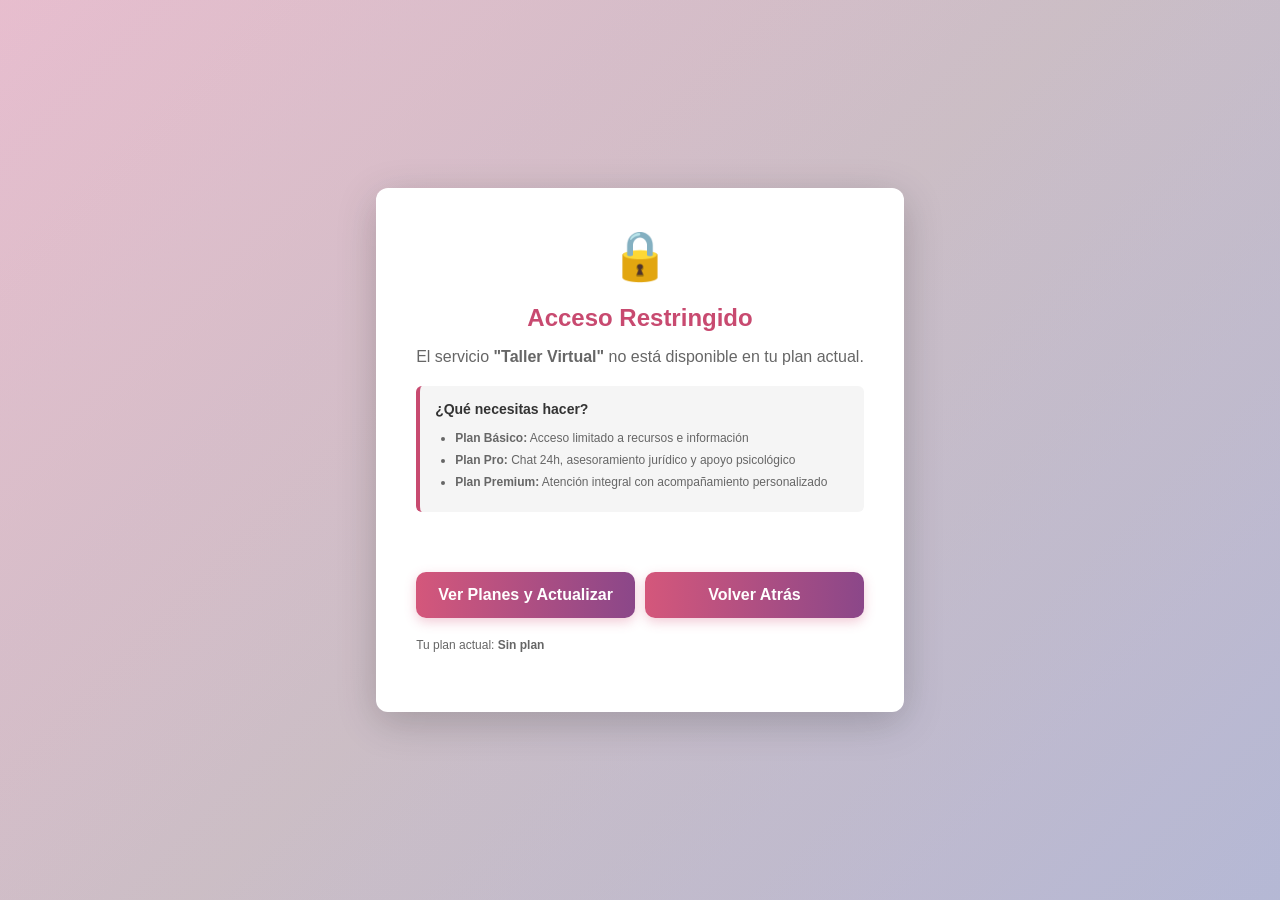
<file: taller.html>
<!DOCTYPE html>
<html lang="es">
<head>
  <meta charset="UTF-8">
  <title>Taller Virtual - WeRem</title>
  <link rel="stylesheet" href="estilo.css">
  <script src="plan-control.js"></script>
</head>
<body class="form-page">

<!-- BOTÓN OPCIONES -->
<div class="boton-menu" onclick="toggleMenu()">
  ☰ Opciones
</div>

<!-- MENÚ OCULTO -->
<nav class="menu oculto">
  <ul>
    <li><a href="index.html">Inicio</a></li>
    <li><a href="guia.html">Guía de Uso</a></li>
    <li><a href="formulario.html">Formulario</a></li>
    <li><a href="chat.html">Chat (24h)</a></li>
    <li><a href="servicios.html">Servicios</a></li>
    <li><a href="planes.html">Planes</a></li>
    <li><a href="mi-plan.html">Mi Plan</a></li>
    <li><a href="#informacion">Información</a></li>
    <li><a href="#">Contacto</a></li>
  </ul>
</nav>

  <div class="contenedor">
    <h1>Talleres Virtuales</h1>
    <p>Sesiones en línea con profesionales para autocuidado, seguridad digital, recursos legales y mucho más. Participa de forma segura y anónima.</p>

    <script>
      // Verificar acceso a talleres cuando carga la página
      document.addEventListener('DOMContentLoaded', function() {
        if (!verificarAcceso('taller', 'Taller Virtual')) {
          // Si no tiene acceso, la función mostrarAccesoDenegado renderizará la página
          return;
        }
      });
    </script>

    <!-- CONTENIDO DEL SERVICIO -->
    <div class="accordion" style="margin-top: 30px;">
      <button class="accordion-btn" onclick="toggleAccordion(this)">+ Talleres Disponibles Este Mes</button>
      <div class="accordion-content">
        <h3>Próximas sesiones</h3>
        <div style="background: white; padding: 15px; border-radius: 6px; margin: 15px 0;">
          <h4>🔒 Seguridad Digital y Privacidad Online</h4>
          <p><strong>Fecha:</strong> Martes 21 de enero, 19:00-20:30</p>
          <p><strong>Facilitador:</strong> Especialista en Ciberseguridad</p>
          <p><strong>Contenido:</strong> Proteger tu información, rastreo digital, contraseñas seguras, privacidad en redes sociales</p>
          <button onclick="registrarTaller('digital')" style="background: #c84a70; color: white; padding: 8px 15px; border: none; border-radius: 4px; cursor: pointer;">Registrarse</button>
        </div>

        <div style="background: white; padding: 15px; border-radius: 6px; margin: 15px 0;">
          <h4>💪 Empoderamiento y Autoestima</h4>
          <p><strong>Fecha:</strong> Miércoles 22 de enero, 18:00-19:30</p>
          <p><strong>Facilitador:</strong> Psicóloga especializada en violencia</p>
          <p><strong>Contenido:</strong> Reconstruir la confianza, límites saludables, asertividad, amor propio</p>
          <button onclick="registrarTaller('empoderamiento')" style="background: #c84a70; color: white; padding: 8px 15px; border: none; border-radius: 4px; cursor: pointer;">Registrarse</button>
        </div>

        <div style="background: white; padding: 15px; border-radius: 6px; margin: 15px 0;">
          <h4>⚖️ Tus Derechos Legales Explicados</h4>
          <p><strong>Fecha:</strong> Jueves 23 de enero, 17:00-18:30</p>
          <p><strong>Facilitador:</strong> Abogada especializada</p>
          <p><strong>Contenido:</strong> Orden de protección, divorcio, custodia, ayudas económicas</p>
          <button onclick="registrarTaller('legal')" style="background: #c84a70; color: white; padding: 8px 15px; border: none; border-radius: 4px; cursor: pointer;">Registrarse</button>
        </div>

        <div style="background: white; padding: 15px; border-radius: 6px; margin: 15px 0;">
          <h4>🧘 Meditación y Relajación para la Recuperación</h4>
          <p><strong>Fecha:</strong> Sábado 25 de enero, 10:00-11:00</p>
          <p><strong>Facilitador:</strong> Instructora de Mindfulness</p>
          <p><strong>Contenido:</strong> Técnicas de respiración, meditación guiada, gestión del estrés y ansiedad</p>
          <button onclick="registrarTaller('meditacion')" style="background: #c84a70; color: white; padding: 8px 15px; border: none; border-radius: 4px; cursor: pointer;">Registrarse</button>
        </div>
      </div>
    </div>

    <div class="accordion">
      <button class="accordion-btn" onclick="toggleAccordion(this)">+ Acceder a Sesión en Vivo</button>
      <div class="accordion-content">
        <div class="taller-opciones">
          <div class="taller-opcion">
            <h4>Visualizar la sesión con los profesionales</h4>
            <p>Solo los profesionales serán visibles en la pantalla. Participa de forma anónima.</p>
            <button type="button" class="btn-enviar" onclick="accederSesion(this)">Acceder a la sesión</button>
            <div class="transmision-profesionales" style="display:none; margin-top:15px; padding:15px; background:#000; border-radius:6px;">
              <p style="color:#fff; text-align:center;">📹 Transmisión en vivo - Profesionales conectados</p>
              <div style="background:#333; padding:40px; text-align:center; color:#aaa; border-radius:4px;">
                [Ventana de video de los profesionales]
              </div>
              <p style="color:#ccc; margin-top:10px; font-size:12px;">Chat en vivo disponible para preguntas →</p>
            </div>
          </div>
        </div>
      </div>
    </div>

    <div class="accordion">
      <button class="accordion-btn" onclick="toggleAccordion(this)">+ Calendario Interactivo de Talleres</button>
      <div class="accordion-content">
        <h3>Calendario Completo de Talleres - 2026</h3>
        <p style="font-size: 13px; color: #666; margin-bottom: 20px;">Consulta todos los talleres disponibles durante el año. Haz clic en los meses para expandir y ver los días con sesiones programadas.</p>
        
        <!-- ENERO -->
        <button class="mes-btn collapsed" onclick="toggleMes(this)">📅 Enero 2026</button>
        <div class="dias-grid" style="display: none;">
          <div class="dia">
            <strong>Enero</strong>
            <p>No hay talleres programados este mes</p>
          </div>
        </div>

        <!-- FEBRERO -->
        <button class="mes-btn collapsed" onclick="toggleMes(this)" style="margin-top: 15px;">📅 Febrero 2026</button>
        <div class="dias-grid" style="display: none;">
          <div class="dia">
            <strong>Febrero</strong>
            <p>No hay talleres programados este mes</p>
          </div>
        </div>

        <!-- MARZO -->
        <button class="mes-btn collapsed" onclick="toggleMes(this)" style="margin-top: 15px;">📅 Marzo 2026</button>
        <div class="dias-grid" style="display: none;">
          <div class="dia dia-taller">
            <strong>Mar 3</strong>
            <p>19:00 - Educación Financiera</p>
            <p style="font-size: 11px; color: #c84a70; font-weight: bold;">Premium: desde 16/feb | Pro: desde 17/feb</p>
            <button onclick="verificarInscripcionTaller('finanzas', '2026-03-03', this)">Inscribirme</button>
          </div>
          <div class="dia dia-taller">
            <strong>Mié 4</strong>
            <p>18:00 - Comunicación Asertiva</p>
            <p style="font-size: 11px; color: #c84a70; font-weight: bold;">Premium: desde 17/feb | Pro: desde 18/feb</p>
            <button onclick="verificarInscripcionTaller('empoderamiento', '2026-03-04', this)">Inscribirme</button>
          </div>
          <div class="dia dia-taller">
            <strong>Jue 5</strong>
            <p>17:00 - Herramientas Legales</p>
            <p style="font-size: 11px; color: #c84a70; font-weight: bold;">Premium: desde 18/feb | Pro: desde 19/feb</p>
            <button onclick="verificarInscripcionTaller('legal', '2026-03-05', this)">Inscribirme</button>
          </div>
          <div class="dia dia-taller">
            <strong>Sáb 7</strong>
            <p>10:00 - Mindfulness</p>
            <p style="font-size: 11px; color: #c84a70; font-weight: bold;">Premium: desde 20/feb | Pro: desde 21/feb</p>
            <button onclick="verificarInscripcionTaller('meditacion', '2026-03-07', this)">Inscribirme</button>
          </div>
        </div>

        <!-- ABRIL -->
        <button class="mes-btn collapsed" onclick="toggleMes(this)" style="margin-top: 15px;">📅 Abril 2026</button>
        <div class="dias-grid" style="display: none;">
          <div class="dia dia-taller">
            <strong>Mar 21</strong>
            <p>19:00 - Seguridad Digital Avanzada</p>
            <p style="font-size: 11px; color: #c84a70; font-weight: bold;">Premium: desde 5/abr | Pro: desde 6/abr</p>
            <button onclick="verificarInscripcionTaller('digital', '2026-04-21', this)">Inscribirme</button>
          </div>
          <div class="dia dia-taller">
            <strong>Mié 22</strong>
            <p>18:00 - Recuperación Emocional</p>
            <p style="font-size: 11px; color: #c84a70; font-weight: bold;">Premium: desde 6/abr | Pro: desde 7/abr</p>
            <button onclick="verificarInscripcionTaller('empoderamiento', '2026-04-22', this)">Inscribirme</button>
          </div>
          <div class="dia dia-taller">
            <strong>Jue 23</strong>
            <p>17:00 - Derechos de Custodia</p>
            <p style="font-size: 11px; color: #c84a70; font-weight: bold;">Premium: desde 7/abr | Pro: desde 8/abr</p>
            <button onclick="verificarInscripcionTaller('legal', '2026-04-23', this)">Inscribirme</button>
          </div>
          <div class="dia dia-taller">
            <strong>Sáb 25</strong>
            <p>10:00 - Relajación Progresiva</p>
            <p style="font-size: 11px; color: #c84a70; font-weight: bold;">Premium: desde 9/abr | Pro: desde 10/abr</p>
            <button onclick="verificarInscripcionTaller('meditacion', '2026-04-25', this)">Inscribirme</button>
          </div>
        </div>

        <!-- MAYO -->
        <button class="mes-btn collapsed" onclick="toggleMes(this)" style="margin-top: 15px;">📅 Mayo 2026</button>
        <div class="dias-grid" style="display: none;">
          <div class="dia dia-taller">
            <strong>Mar 5</strong>
            <p>19:00 - Protección Online</p>
            <p style="font-size: 11px; color: #c84a70; font-weight: bold;">Premium: desde 19/abr | Pro: desde 20/abr</p>
            <button onclick="verificarInscripcionTaller('digital', '2026-05-05', this)">Inscribirme</button>
          </div>
          <div class="dia dia-taller">
            <strong>Mié 6</strong>
            <p>18:00 - Límites Saludables</p>
            <p style="font-size: 11px; color: #c84a70; font-weight: bold;">Premium: desde 20/abr | Pro: desde 21/abr</p>
            <button onclick="verificarInscripcionTaller('empoderamiento', '2026-05-06', this)">Inscribirme</button>
          </div>
          <div class="dia dia-taller">
            <strong>Jue 7</strong>
            <p>17:00 - Pensión y Manutención</p>
            <p style="font-size: 11px; color: #c84a70; font-weight: bold;">Premium: desde 21/abr | Pro: desde 22/abr</p>
            <button onclick="verificarInscripcionTaller('legal', '2026-05-07', this)">Inscribirme</button>
          </div>
          <div class="dia dia-taller">
            <strong>Sáb 9</strong>
            <p>10:00 - Yoga para el Trauma</p>
            <p style="font-size: 11px; color: #c84a70; font-weight: bold;">Premium: desde 23/abr | Pro: desde 24/abr</p>
            <button onclick="verificarInscripcionTaller('yoga', '2026-05-09', this)">Inscribirme</button>
          </div>
        </div>

        <!-- JUNIO -->
        <button class="mes-btn collapsed" onclick="toggleMes(this)" style="margin-top: 15px;">📅 Junio 2026</button>
        <div class="dias-grid" style="display: none;">
          <div class="dia dia-taller">
            <strong>Mar 16</strong>
            <p>19:00 - Privacidad en Redes Sociales</p>
            <p style="font-size: 11px; color: #c84a70; font-weight: bold;">Premium: desde 31/may | Pro: desde 1/jun</p>
            <button onclick="verificarInscripcionTaller('digital', '2026-06-16', this)">Inscribirme</button>
          </div>
          <div class="dia dia-taller">
            <strong>Mié 17</strong>
            <p>18:00 - Resiliencia y Fortaleza</p>
            <p style="font-size: 11px; color: #c84a70; font-weight: bold;">Premium: desde 1/jun | Pro: desde 2/jun</p>
            <button onclick="verificarInscripcionTaller('empoderamiento', '2026-06-17', this)">Inscribirme</button>
          </div>
          <div class="dia dia-taller">
            <strong>Jue 18</strong>
            <p>17:00 - Órdenes de Protección</p>
            <p style="font-size: 11px; color: #c84a70; font-weight: bold;">Premium: desde 2/jun | Pro: desde 3/jun</p>
            <button onclick="verificarInscripcionTaller('legal', '2026-06-18', this)">Inscribirme</button>
          </div>
          <div class="dia dia-taller">
            <strong>Sáb 20</strong>
            <p>10:00 - Meditación en Movimiento</p>
            <p style="font-size: 11px; color: #c84a70; font-weight: bold;">Premium: desde 4/jun | Pro: desde 5/jun</p>
            <button onclick="verificarInscripcionTaller('meditacion', '2026-06-20', this)">Inscribirme</button>
          </div>
        </div>

        <!-- JULIO -->
        <button class="mes-btn collapsed" onclick="toggleMes(this)" style="margin-top: 15px;">📅 Julio 2026</button>
        <div class="dias-grid" style="display: none;">
          <div class="dia dia-taller">
            <strong>Mar 21</strong>
            <p>19:00 - Control Parental y Seguridad</p>
            <p style="font-size: 11px; color: #c84a70; font-weight: bold;">Premium: desde 5/jul | Pro: desde 6/jul</p>
            <button onclick="verificarInscripcionTaller('digital', '2026-07-21', this)">Inscribirme</button>
          </div>
          <div class="dia dia-taller">
            <strong>Mié 22</strong>
            <p>18:00 - Independencia Económica</p>
            <p style="font-size: 11px; color: #c84a70; font-weight: bold;">Premium: desde 6/jul | Pro: desde 7/jul</p>
            <button onclick="verificarInscripcionTaller('finanzas', '2026-07-22', this)">Inscribirme</button>
          </div>
          <div class="dia dia-taller">
            <strong>Jue 23</strong>
            <p>17:00 - Herencias y Bienes</p>
            <p style="font-size: 11px; color: #c84a70; font-weight: bold;">Premium: desde 7/jul | Pro: desde 8/jul</p>
            <button onclick="verificarInscripcionTaller('legal', '2026-07-23', this)">Inscribirme</button>
          </div>
          <div class="dia dia-taller">
            <strong>Sáb 25</strong>
            <p>10:00 - Tai Chi para la Paz</p>
            <p style="font-size: 11px; color: #c84a70; font-weight: bold;">Premium: desde 9/jul | Pro: desde 10/jul</p>
            <button onclick="verificarInscripcionTaller('yoga', '2026-07-25', this)">Inscribirme</button>
          </div>
        </div>

        <!-- AGOSTO -->
        <button class="mes-btn collapsed" onclick="toggleMes(this)" style="margin-top: 15px;">📅 Agosto 2026</button>
        <div class="dias-grid" style="display: none;">
          <div class="dia dia-taller">
            <strong>Mar 4</strong>
            <p>19:00 - Huella Digital Segura</p>
            <p style="font-size: 11px; color: #c84a70; font-weight: bold;">Premium: desde 19/jul | Pro: desde 20/jul</p>
            <button onclick="verificarInscripcionTaller('digital', '2026-08-04', this)">Inscribirme</button>
          </div>
          <div class="dia dia-taller">
            <strong>Mié 5</strong>
            <p>18:00 - Amor Propio y Autocuidado</p>
            <p style="font-size: 11px; color: #c84a70; font-weight: bold;">Premium: desde 20/jul | Pro: desde 21/jul</p>
            <button onclick="verificarInscripcionTaller('empoderamiento', '2026-08-05', this)">Inscribirme</button>
          </div>
          <div class="dia dia-taller">
            <strong>Jue 6</strong>
            <p>17:00 - Apoyo a Hijos/as</p>
            <p style="font-size: 11px; color: #c84a70; font-weight: bold;">Premium: desde 21/jul | Pro: desde 22/jul</p>
            <button onclick="verificarInscripcionTaller('legal', '2026-08-06', this)">Inscribirme</button>
          </div>
          <div class="dia dia-taller">
            <strong>Sáb 8</strong>
            <p>10:00 - Respiración Consciente</p>
            <p style="font-size: 11px; color: #c84a70; font-weight: bold;">Premium: desde 23/jul | Pro: desde 24/jul</p>
            <button onclick="verificarInscripcionTaller('meditacion', '2026-08-08', this)">Inscribirme</button>
          </div>
        </div>

        <!-- SEPTIEMBRE -->
        <button class="mes-btn collapsed" onclick="toggleMes(this)" style="margin-top: 15px;">📅 Septiembre 2026</button>
        <div class="dias-grid" style="display: none;">
          <div class="dia dia-taller">
            <strong>Mar 15</strong>
            <p>19:00 - Ciberacoso y Resolución</p>
            <p style="font-size: 11px; color: #c84a70; font-weight: bold;">Premium: desde 30/ago | Pro: desde 31/ago</p>
            <button onclick="verificarInscripcionTaller('digital', '2026-09-15', this)">Inscribirme</button>
          </div>
          <div class="dia dia-taller">
            <strong>Mié 16</strong>
            <p>18:00 - Reconstrucción Personal</p>
            <p style="font-size: 11px; color: #c84a70; font-weight: bold;">Premium: desde 31/ago | Pro: desde 1/sep</p>
            <button onclick="verificarInscripcionTaller('empoderamiento', '2026-09-16', this)">Inscribirme</button>
          </div>
          <div class="dia dia-taller">
            <strong>Jue 17</strong>
            <p>17:00 - Mediación Familiar</p>
            <p style="font-size: 11px; color: #c84a70; font-weight: bold;">Premium: desde 1/sep | Pro: desde 2/sep</p>
            <button onclick="verificarInscripcionTaller('legal', '2026-09-17', this)">Inscribirme</button>
          </div>
          <div class="dia dia-taller">
            <strong>Sáb 19</strong>
            <p>10:00 - Gratitud y Bienestar</p>
            <p style="font-size: 11px; color: #c84a70; font-weight: bold;">Premium: desde 3/sep | Pro: desde 4/sep</p>
            <button onclick="verificarInscripcionTaller('meditacion', '2026-09-19', this)">Inscribirme</button>
          </div>
        </div>

        <!-- OCTUBRE -->
        <button class="mes-btn collapsed" onclick="toggleMes(this)" style="margin-top: 15px;">📅 Octubre 2026</button>
        <div class="dias-grid" style="display: none;">
          <div class="dia dia-taller">
            <strong>Mar 20</strong>
            <p>19:00 - Seguridad en el Hogar</p>
            <p style="font-size: 11px; color: #c84a70; font-weight: bold;">Premium: desde 4/oct | Pro: desde 5/oct</p>
            <button onclick="verificarInscripcionTaller('digital', '2026-10-20', this)">Inscribirme</button>
          </div>
          <div class="dia dia-taller">
            <strong>Mié 21</strong>
            <p>18:00 - Empoderamiento Laboral</p>
            <p style="font-size: 11px; color: #c84a70; font-weight: bold;">Premium: desde 5/oct | Pro: desde 6/oct</p>
            <button onclick="verificarInscripcionTaller('finanzas', '2026-10-21', this)">Inscribirme</button>
          </div>
          <div class="dia dia-taller">
            <strong>Jue 22</strong>
            <p>17:00 - Violencia Patrimonial</p>
            <p style="font-size: 11px; color: #c84a70; font-weight: bold;">Premium: desde 6/oct | Pro: desde 7/oct</p>
            <button onclick="verificarInscripcionTaller('legal', '2026-10-22', this)">Inscribirme</button>
          </div>
          <div class="dia dia-taller">
            <strong>Sáb 24</strong>
            <p>10:00 - Yoga Restaurativo</p>
            <p style="font-size: 11px; color: #c84a70; font-weight: bold;">Premium: desde 8/oct | Pro: desde 9/oct</p>
            <button onclick="verificarInscripcionTaller('yoga', '2026-10-24', this)">Inscribirme</button>
          </div>
        </div>

        <!-- NOVIEMBRE -->
        <button class="mes-btn collapsed" onclick="toggleMes(this)" style="margin-top: 15px;">📅 Noviembre 2026</button>
        <div class="dias-grid" style="display: none;">
          <div class="dia">
            <strong>Noviembre</strong>
            <p>No hay talleres programados este mes</p>
          </div>
        </div>

        <!-- DICIEMBRE -->
        <button class="mes-btn collapsed" onclick="toggleMes(this)" style="margin-top: 15px;">📅 Diciembre 2026</button>
        <div class="dias-grid" style="display: none;">
          <div class="dia">
            <strong>Diciembre</strong>
            <p>No hay talleres programados este mes</p>
          </div>
        </div>
      </div>
    </div>

    <div class="accordion">
      <button class="accordion-btn" onclick="toggleAccordion(this)">+ Materiales y Recursos Descargables</button>
      <div class="accordion-content">
        <h3>Documentos y Guías</h3>
        <p>Accede a materiales de todos los talleres realizados:</p>
        
        <div class="materiales-lista">
          <div class="material-item">
            <div class="material-icono">📄</div>
            <div class="material-info">
              <h4>Guía de Seguridad Digital</h4>
              <p>PDF completo con herramientas y consejos para proteger tu privacidad online</p>
              <a href="#" class="btn-descarga">Descargar PDF</a>
            </div>
          </div>

          <div class="material-item">
            <div class="material-icono">📝</div>
            <div class="material-info">
              <h4>Ejercicios de Empoderamiento</h4>
              <p>Cuaderno de trabajo para reconstruir autoestima y límites saludables</p>
              <a href="#" class="btn-descarga">Descargar PDF</a>
            </div>
          </div>

          <div class="material-item">
            <div class="material-icono">⚖️</div>
            <div class="material-info">
              <h4>Checklist de Derechos Legales</h4>
              <p>Lista de verificación sobre orden de protección, custodia y ayudas económicas</p>
              <a href="#" class="btn-descarga">Descargar PDF</a>
            </div>
          </div>

          <div class="material-item">
            <div class="material-icono">🎧</div>
            <div class="material-info">
              <h4>Audios de Meditación Guiada</h4>
              <p>Sesiones de 5, 10 y 15 minutos para gestionar ansiedad y estrés</p>
              <a href="#" class="btn-descarga">Descargar ZIP</a>
            </div>
          </div>

          <div class="material-item">
            <div class="material-icono">📊</div>
            <div class="material-info">
              <h4>Plantilla de Presupuesto Personal</h4>
              <p>Excel editable para gestionar finanzas y planificar independencia económica</p>
              <a href="#" class="btn-descarga">Descargar XLSX</a>
            </div>
          </div>

          <div class="material-item">
            <div class="material-icono">🎥</div>
            <div class="material-info">
              <h4>Grabaciones de Talleres Pasados</h4>
              <p>Videos de talleres anteriores (disponible para quienes dieron consentimiento)</p>
              <a href="#" class="btn-descarga">Ver Lista</a>
            </div>
          </div>
        </div>

        <div class="materiales-nota">
          <p><strong>Nota:</strong> Todos los materiales están diseñados por profesionales especializados en violencia de género. Puedes descargarlos y consultarlos en cualquier momento. Si necesitas ayuda para acceder a algún recurso, contacta con nuestro equipo.</p>
        </div>
      </div>
    </div>

    <div class="accordion">
      <button class="accordion-btn" onclick="toggleAccordion(this)">+ Cómo Participar de Forma Segura</button>
      <div class="accordion-content">
        <h3>Privacidad y Seguridad Garantizada</h3>
        <p>Todos nuestros talleres se realizan con máximas medidas de seguridad:</p>
        <ul>
          <li>✓ Plataforma cifrada de extremo a extremo</li>
          <li>✓ Cámaras opcionales (participa sin video si prefieres)</li>
          <li>✓ Audio privado (solo tú escuchas)</li>
          <li>✓ Sin grabaciones sin tu consentimiento</li>
          <li>✓ Sala de espera privada antes de entrar</li>
          <li>✓ Moderador presente en todo momento</li>
          <li>✓ Participantes anónimas si así lo deseas</li>
        </ul>
        <p><strong>Pasos para participar:</strong></p>
        <ol>
          <li>Haz clic en "Registrarse" en el taller que te interese</li>
          <li>Recibirás enlace privado por correo/chat</li>
          <li>Entra 5 minutos antes de la hora</li>
          <li>Participa de forma anónima o con tu nombre real (tu elección)</li>
          <li>Al terminar, recibirás materiales y grabación (si aplica)</li>
        </ol>
      </div>
    </div>

    <div class="accordion">
      <button class="accordion-btn" onclick="toggleAccordion(this)">+ Calendario Completo de Talleres</button>
      <div class="accordion-content">
        <h3>Todos los talleres por categoría</h3>
        <p><strong>Seguridad y Privacidad:</strong> Cada martes a las 19:00</p>
        <p><strong>Bienestar y Autocuidado:</strong> Cada sábado a las 10:00</p>
        <p><strong>Empoderamiento:</strong> Cada miércoles a las 18:00</p>
        <p><strong>Recursos Legales:</strong> Cada jueves a las 17:00</p>
        <p><strong>Vida Práctica:</strong> Cada viernes a las 18:00 (presupuesto, empleo, vivienda, etc.)</p>
        
        <div style="background: #e8f4f8; padding: 15px; border-radius: 6px; margin-top: 15px;">
          <p><strong>📅 Plan Pro:</strong> Acceso a 1 taller por mes</p>
          <p><strong>📅 Plan Premium:</strong> Acceso ilimitado a todos los talleres + talleres privados personalizados</p>
        </div>
      </div>
    </div>

    <div class="accordion">
      <button class="accordion-btn" onclick="toggleAccordion(this)">+ Preguntas Frecuentes</button>
      <div class="accordion-content">
        <h3>¿Necesito tener cámara?</h3>
        <p>No. Los talleres funcionan perfectamente solo con audio. La cámara es completamente opcional.</p>

        <h3>¿Qué necesito tecnológicamente?</h3>
        <p>Un dispositivo (computadora, tablet o teléfono) con conexión a internet. Usamos plataformas web, no requiere descargas.</p>

        <h3>¿Puedo participar de forma anónima?</h3>
        <p>Sí. Puedes usar un seudónimo y no mostrar tu cámara. Tu privacidad es lo más importante.</p>

        <h3>¿Se graban los talleres?</h3>
        <p>Solo con permiso de todos los participantes. Los materiales grabados se envían después a quienes dieron consentimiento.</p>

        <h3>¿Puedo hacer preguntas?</h3>
        <p>Por supuesto. Hay espacio para chat privado con los facilitadores si prefieres no hablar en voz.</p>

        <h3>¿Qué pasa si no puedo asistir a la hora programada?</h3>
        <p>Si tienes acceso a la grabación, puedes verla después. Avísanos para asegurarnos que recibas los materiales.</p>
      </div>
    </div>

    <p style="margin-top: 30px;"><a href="servicios.html">Volver a Servicios</a></p>
  </div>

  <style>
    .accordion {
      margin-bottom: 15px;
    }
    
    .accordion-btn {
      width: 100%;
      padding: 15px;
      background: #f5f5f5;
      border: 1px solid #ddd;
      border-radius: 6px;
      cursor: pointer;
      font-weight: bold;
      text-align: left;
      transition: all 0.3s ease;
    }
    
    .accordion-btn:hover {
      background: #e8e8e8;
    }
    
    .accordion-content {
      display: none;
      padding: 15px;
      background: #fafafa;
      border: 1px solid #ddd;
      border-top: none;
      border-radius: 0 0 6px 6px;
    }
    
    .accordion-content h3 {
      color: #c84a70;
      margin-top: 0;
    }

    .accordion-content h4 {
      color: #4b3278;
      margin: 0 0 10px 0;
    }

    .taller-opciones {
      margin: 20px 0;
    }

    .taller-opcion {
      background: white;
      padding: 20px;
      border-radius: 8px;
      margin-bottom: 20px;
    }

    .taller-opcion h4 {
      color: #8B4789;
      margin-top: 0;
    }

    .btn-enviar {
      background: #c84a70;
      color: white;
      padding: 10px 20px;
      border: none;
      border-radius: 6px;
      cursor: pointer;
      font-weight: bold;
    }

    .btn-enviar:hover {
      background: #a83d5c;
    }

    .transmision-profesionales {
      animation: fadeIn 0.5s;
    }

    @keyframes fadeIn {
      from { opacity: 0; }
      to { opacity: 1; }
    }

    .mes-btn {
      width: 100%;
      padding: 12px;
      background: #4b3278;
      color: white;
      border: none;
      border-radius: 6px;
      cursor: pointer;
      font-weight: bold;
      text-align: left;
      font-size: 16px;
      margin-bottom: 10px;
    }

    .mes-btn:hover {
      background: #5e3d96;
    }

    .mes-btn.expanded {
      background: #c84a70;
    }

    .dias-grid {
      display: grid;
      grid-template-columns: repeat(auto-fill, minmax(150px, 1fr));
      gap: 10px;
      margin-bottom: 20px;
    }

    .dia {
      background: white;
      padding: 15px;
      border: 1px solid #ddd;
      border-radius: 6px;
      text-align: center;
    }

    .dia strong {
      display: block;
      color: #4b3278;
      margin-bottom: 8px;
      font-size: 14px;
    }

    .dia p {
      margin: 5px 0;
      font-size: 12px;
      color: #666;
    }

    .dia-taller {
      border-color: #c84a70;
      background: #fff5f8;
    }

    .dia-taller button {
      margin-top: 8px;
      padding: 6px 12px;
      background: #c84a70;
      color: white;
      border: none;
      border-radius: 4px;
      cursor: pointer;
      font-size: 11px;
    }

    .dia-taller button:hover {
      background: #a83d5c;
    }

    .materiales-lista {
      margin: 20px 0;
    }

    .material-item {
      display: flex;
      gap: 15px;
      background: white;
      padding: 15px;
      border-radius: 8px;
      margin-bottom: 15px;
      border: 1px solid #e0e0e0;
    }

    .material-icono {
      font-size: 32px;
      flex-shrink: 0;
    }

    .material-info {
      flex-grow: 1;
    }

    .material-info h4 {
      margin: 0 0 5px 0;
      color: #4b3278;
      font-size: 16px;
    }

    .material-info p {
      margin: 0 0 10px 0;
      font-size: 13px;
      color: #666;
    }

    .btn-descarga {
      display: inline-block;
      background: #c84a70;
      color: white;
      padding: 6px 15px;
      border-radius: 4px;
      text-decoration: none;
      font-size: 12px;
      font-weight: bold;
    }

    .btn-descarga:hover {
      background: #a83d5c;
    }

    .materiales-nota {
      background: #e8f4f8;
      padding: 15px;
      border-left: 4px solid #4b3278;
      border-radius: 4px;
      margin-top: 20px;
    }

    .materiales-nota p {
      margin: 0;
      font-size: 13px;
      color: #333;
    }
  </style>

  <script>
    function toggleMenu() {
      document.querySelector(".menu").classList.toggle("oculto");
    }

    function toggleAccordion(btn) {
      const content = btn.nextElementSibling;
      content.style.display = content.style.display === "block" ? "none" : "block";
      btn.classList.toggle("active");
    }

    function accederSesion(btn) {
      const transmision = btn.closest('.taller-opcion').querySelector('.transmision-profesionales');
      const isOpen = transmision.style.display === 'block';

      if (isOpen) {
        transmision.style.display = 'none';
        btn.textContent = 'Acceder a la sesión';
      } else {
        transmision.style.display = 'block';
        btn.textContent = 'Cerrar sesión';
      }
    }

    function toggleMes(btn) {
      const diasGrid = btn.nextElementSibling;
      const isOpen = diasGrid.style.display === 'grid';

      if (isOpen) {
        diasGrid.style.display = 'none';
        btn.classList.remove('expanded');
        btn.classList.add('collapsed');
      } else {
        diasGrid.style.display = 'grid';
        btn.classList.remove('collapsed');
        btn.classList.add('expanded');
      }
    }

    function registrarTaller(taller) {
      const nombres = {
        'digital': 'Seguridad Digital',
        'empoderamiento': 'Empoderamiento',
        'legal': 'Derechos Legales',
        'meditacion': 'Meditación y Relajación',
        'finanzas': 'Educación Financiera',
        'yoga': 'Yoga y Bienestar'
      };
      alert(`Te has registrado al taller de ${nombres[taller]}. Recibirás el enlace de acceso por correo.`);
    }

    function verificarInscripcionTaller(taller, fechaTaller, boton) {
      const plan = obtenerPlanActual();
      
      if (!plan || plan === 'basico') {
        mostrarAccesoDenegado('taller', 'Talleres Virtuales');
        return;
      }

      // Calcular fecha actual (simulada: 14 enero 2026)
      const hoy = new Date('2026-01-14');
      const fechaTallerObj = new Date(fechaTaller);
      
      // Calcular días de diferencia
      const diffTime = fechaTallerObj - hoy;
      const diffDays = Math.ceil(diffTime / (1000 * 60 * 60 * 24));

      // Verificar prioridad según plan
      if (plan === 'premium') {
        if (diffDays >= 16) {
          registrarTaller(taller);
        } else {
          alert('⏰ Inscripción aún no disponible. Los usuarios Premium pueden inscribirse desde 16 días antes del taller.');
        }
      } else if (plan === 'pro') {
        if (diffDays >= 15 && diffDays < 16) {
          registrarTaller(taller);
        } else if (diffDays < 15) {
          alert('⏰ Inscripción aún no disponible. Los usuarios Pro pueden inscribirse desde 15 días antes del taller.');
        } else {
          alert('🌟 Este periodo de inscripción está reservado para usuarios Premium (16 días antes). Tu inscripción estará disponible mañana.');
        }
      }
    }
  </script>

</body>
</html>
</file>
<file: estilo.css>
/* =========================
   VARIABLES DE COLOR
   ========================= */
:root {
  --primary-purple: #8B4789;
  --primary-rose: #d4577b;
  --primary-green: #5f9876;
  --primary-blue: #4a7ba7;
  --primary-coral: #e07856;
  --light-purple: #f0e6f5;
  --light-rose: #fce4ec;
  --light-green: #e8f5e9;
  --light-blue: #e3f2fd;
}

/* =========================
   ESTILOS GENERALES
   ========================= */

html, body {
  height: 100%;
  margin: 0;
  font-family: Arial, sans-serif;
  background: linear-gradient(135deg, #f9f8fb 0%, #f5f9fc 100%);
}

p {
  text-align: justify;
  color: #333;
}

/* =========================
   ACORDEONES
   ========================= */

.accordion {
  margin-bottom: 10px;
  border: 1px solid #e0d5e8;
  border-radius: 8px;
  overflow: hidden;
  box-shadow: 0 2px 8px rgba(139, 71, 137, 0.08);
  transition: all 0.3s ease;
}

.accordion:hover {
  box-shadow: 0 4px 12px rgba(139, 71, 137, 0.12);
}

.accordion-btn {
  width: 100%;
  padding: 15px;
  background: linear-gradient(90deg, #8B4789 0%, #d4577b 100%);
  border: none;
  text-align: left;
  cursor: pointer;
  font-size: 16px;
  font-weight: bold;
  color: white;
  transition: all 0.3s ease;
}

.accordion-btn:hover {
  background: linear-gradient(90deg, #6d3566 0%, #b93f5f 100%);
  transform: translateX(4px);
}

.accordion-content {
  display: none;
  padding: 15px;
  background: linear-gradient(135deg, #fafafa 0%, #f5f0f7 100%);
  border-top: 2px solid #d4577b;
}

.accordion-content p {
  margin: 10px 0;
  text-align: justify;
  line-height: 1.6;
}

.accordion-content h3 {
  margin-top: 0;
  margin-bottom: 15px;
  color: #333;
}

.accordion-content h4 {
  margin: 15px 0 10px 0;
  color: #555;
  font-size: 15px;
}

/* =========================
   GUÍA INFORMATIVA
   ========================= */

.guia-informativa {
  margin: 30px 0 50px 0;
  background: linear-gradient(135deg, #ffffff 0%, #f5f0f7 100%);
  border-radius: 12px;
  border-left: 5px solid #8B4789;
  box-shadow: 0 4px 16px rgba(139, 71, 137, 0.15);
  overflow: hidden;
}

.guia-header {
  background: linear-gradient(90deg, #8B4789 0%, #d4577b 100%);
  color: white;
  padding: 25px 30px;
  display: flex;
  align-items: center;
  gap: 15px;
}

.guia-icono {
  font-size: 36px;
}

.guia-header h2 {
  margin: 0;
  font-size: 24px;
}

.guia-content {
  padding: 30px;
}

.guia-intro {
  font-size: 16px;
  color: #555;
  margin-bottom: 30px;
  line-height: 1.6;
  text-align: center;
  font-style: italic;
}

.guia-pasos {
  margin: 30px 0;
}

.guia-paso {
  display: flex;
  gap: 20px;
  margin-bottom: 25px;
  padding: 20px;
  background: white;
  border-radius: 8px;
  box-shadow: 0 2px 8px rgba(0, 0, 0, 0.05);
  transition: all 0.3s ease;
}

.guia-paso:hover {
  transform: translateX(5px);
  box-shadow: 0 4px 12px rgba(139, 71, 137, 0.1);
}

.paso-numero {
  flex-shrink: 0;
  width: 50px;
  height: 50px;
  background: linear-gradient(135deg, #8B4789 0%, #d4577b 100%);
  color: white;
  border-radius: 50%;
  display: flex;
  align-items: center;
  justify-content: center;
  font-size: 24px;
  font-weight: bold;
  box-shadow: 0 4px 8px rgba(139, 71, 137, 0.3);
}

.paso-contenido h3 {
  margin: 0 0 10px 0;
  color: #8B4789;
  font-size: 18px;
}

.paso-contenido p {
  margin: 0;
  color: #555;
  line-height: 1.6;
}

.paso-contenido a {
  color: #d4577b;
  text-decoration: none;
  font-weight: 500;
  transition: color 0.2s ease;
}

.paso-contenido a:hover {
  color: #8B4789;
  text-decoration: underline;
}

.guia-recursos {
  margin: 40px 0;
  padding: 25px;
  background: linear-gradient(135deg, #fce4ec 0%, #f0e6f5 100%);
  border-radius: 8px;
  border-left: 4px solid #d4577b;
}

.guia-recursos h3 {
  margin: 0 0 20px 0;
  color: #8B4789;
  text-align: center;
  font-size: 20px;
}

.recursos-grid {
  display: grid;
  grid-template-columns: repeat(auto-fit, minmax(200px, 1fr));
  gap: 15px;
}

.recurso-item {
  background: white;
  padding: 15px;
  border-radius: 8px;
  text-align: center;
  box-shadow: 0 2px 6px rgba(0, 0, 0, 0.08);
  transition: all 0.3s ease;
}

.recurso-item:hover {
  transform: translateY(-3px);
  box-shadow: 0 4px 12px rgba(0, 0, 0, 0.12);
}

.recurso-icono {
  font-size: 32px;
  display: block;
  margin-bottom: 10px;
}

.recurso-item strong {
  display: block;
  color: #8B4789;
  margin-bottom: 5px;
  font-size: 14px;
}

.recurso-item p {
  margin: 0;
  color: #333;
  font-size: 16px;
  font-weight: bold;
}

.recurso-item a {
  color: #d4577b;
  text-decoration: none;
  font-weight: 600;
}

.recurso-item a:hover {
  color: #8B4789;
  text-decoration: underline;
}

.guia-consejos {
  margin: 30px 0;
  padding: 20px;
  background: linear-gradient(135deg, #e8f5e9 0%, #f0f8f4 100%);
  border-radius: 8px;
  border-left: 4px solid #5f9876;
}

.guia-consejos h3 {
  margin: 0 0 15px 0;
  color: #5f9876;
  font-size: 18px;
}

.guia-consejos ul {
  list-style: none;
  padding: 0;
  margin: 0;
}

.guia-consejos li {
  padding: 8px 0;
  color: #333;
  font-size: 14px;
  line-height: 1.6;
}

.guia-footer {
  margin-top: 30px;
  padding: 20px;
  background: linear-gradient(90deg, #d4577b 0%, #8B4789 100%);
  border-radius: 8px;
  text-align: center;
}

.guia-footer p {
  margin: 0;
  color: white;
  font-size: 16px;
  text-align: center;
}

.guia-footer a {
  color: white;
  text-decoration: underline;
  font-weight: bold;
}

.guia-footer a:hover {
  color: #fce4ec;
}

/* =========================
   SERVICIOS - GRID DE TARJETAS
   ========================= */

.servicios-grid {
  display: grid;
  grid-template-columns: repeat(auto-fit, minmax(280px, 1fr));
  gap: 25px;
  margin: 40px 0 50px 0;
}

.servicio-tarjeta {
  padding: 25px;
  border-radius: 12px;
  text-align: center;
  transition: all 0.3s ease;
  cursor: pointer;
  box-shadow: 0 4px 12px rgba(0, 0, 0, 0.1);
  border-top: 4px solid;
  position: relative;
  overflow: hidden;
}

.servicio-tarjeta::before {
  content: '';
  position: absolute;
  top: 0;
  left: -100%;
  width: 100%;
  height: 100%;
  background: rgba(255, 255, 255, 0.3);
  transition: left 0.3s ease;
  z-index: 0;
  pointer-events: none;
}

.servicio-tarjeta:hover::before {
  left: 100%;
}

.servicio-tarjeta:hover {
  transform: translateY(-8px);
  box-shadow: 0 8px 20px rgba(0, 0, 0, 0.15);
}

.servicio-tarjeta-1 {
  background: linear-gradient(135deg, #fce4ec 0%, #f0e6f5 100%);
  border-top-color: #d4577b;
}

.servicio-tarjeta-2 {
  background: linear-gradient(135deg, #e8f5e9 0%, #f0f8f4 100%);
  border-top-color: #5f9876;
}

.servicio-tarjeta-3 {
  background: linear-gradient(135deg, #e3f2fd 0%, #f5f0f7 100%);
  border-top-color: #4a7ba7;
}

.servicio-icono {
  font-size: 48px;
  margin-bottom: 15px;
  transition: transform 0.3s ease;
  position: relative;
  z-index: 1;
}

.servicio-tarjeta:hover .servicio-icono {
  transform: scale(1.15) rotate(5deg);
}

.servicio-tarjeta h2 {
  font-size: 20px;
  margin: 10px 0;
  color: #333;
  position: relative;
  z-index: 1;
}

.servicio-tarjeta p {
  font-size: 14px;
  color: #666;
  line-height: 1.6;
  position: relative;
  z-index: 1;
}

/* =========================
   TALLER VIRTUAL
   ========================= */

.taller-opciones {
  display: flex;
  flex-wrap: wrap;
  gap: 16px;
  margin-top: 10px;
}

.taller-opcion {
  flex: 1 1 280px;
  border: 1px solid #ddd;
  border-radius: 6px;
  padding: 12px;
  background: #fff;
}

.taller-opcion h4 {
  margin: 0 0 10px 0;
  color: #333;
}

.taller-video {
  width: 100%;
  max-width: 420px;
  border-radius: 6px;
  margin-top: 10px;
  display: none;
  background: #000;
}

.video-wrapper {
  background: #111;
  border-radius: 6px;
  padding: 4px;
}

.nota {
  font-size: 13px;
  color: #555;
  margin-top: 8px;
}

.cal-2026 {
  margin: 20px 0;
  background-color: #f5f5f5;
  padding: 20px;
  border-radius: 8px;
  display: grid;
  grid-template-columns: repeat(2, 1fr);
  gap: 20px;
}

.mes-calendario {
  background: linear-gradient(135deg, #ffffff 0%, #f5f0f7 100%);
  padding: 15px;
  border-radius: 8px;
  border-left: 4px solid #5f9876;
  box-shadow: 0 2px 8px rgba(0, 0, 0, 0.08);
  transition: all 0.3s ease;
}

.mes-calendario:hover {
  box-shadow: 0 4px 12px rgba(0, 0, 0, 0.12);
}

.mes-btn {
  width: 100%;
  background: linear-gradient(90deg, #5f9876 0%, #4a7ba7 100%);
  color: white;
  border: none;
  padding: 12px;
  border-radius: 6px;
  cursor: pointer;
  font-size: 15px;
  font-weight: bold;
  text-align: left;
  transition: all 0.3s ease;
  margin: 0;
  box-shadow: 0 2px 6px rgba(95, 152, 118, 0.2);
}

.mes-btn::after {
  content: ' ▼';
  float: right;
  transition: transform 0.3s ease;
}

.mes-btn.expanded::after {
  content: ' ▲';
}

.mes-btn:hover {
  background: linear-gradient(90deg, #4a7ba7 0%, #5f9876 100%);
  transform: translateY(-2px);
  box-shadow: 0 4px 10px rgba(95, 152, 118, 0.3);
}

.dias-grid {
  display: grid;
  grid-template-columns: repeat(7, 1fr);
  gap: 5px;
  text-align: center;
  font-size: 13px;
}

.dia-semana {
  font-weight: bold;
  color: white;
  padding: 8px 0;
  border-bottom: 2px solid transparent;
  background: linear-gradient(90deg, #8B4789 0%, #d4577b 100%);
  border-radius: 4px;
  margin-bottom: 5px;
}

.dias-grid span {
  padding: 8px 0;
  border-radius: 4px;
}

.dias-grid span:not(.dia-semana):not(.vacio) {
  background: linear-gradient(135deg, #e8f5e9 0%, #e3f2fd 100%);
  cursor: pointer;
  transition: all 0.2s ease;
  color: #333;
}

.dias-grid span:not(.dia-semana):not(.vacio):hover {
  background: linear-gradient(135deg, #5f9876 0%, #4a7ba7 100%);
  color: white;
  font-weight: bold;
  transform: scale(1.1);
  box-shadow: 0 2px 8px rgba(0, 0, 0, 0.15);
}

.dias-grid span:not(.dia-semana):not(.vacio):hover {
  background: linear-gradient(135deg, #5f9876 0%, #4a7ba7 100%);
  color: white;
  font-weight: bold;
  transform: scale(1.1);
  box-shadow: 0 2px 8px rgba(0, 0, 0, 0.15);
}

.vacio {
  background-color: transparent;
}

/* =========================
   MATERIALES DE TALLER
   ========================= */

.materiales-taller {
  margin-top: 40px;
  padding: 30px;
  background: linear-gradient(135deg, #f9f8fb 0%, #f5f9fc 100%);
  border-radius: 12px;
  border: 2px solid #e0d5e8;
}

.materiales-grid {
  display: grid;
  grid-template-columns: repeat(auto-fit, minmax(280px, 1fr));
  gap: 20px;
  margin-bottom: 30px;
}

.material-categoria {
  background: white;
  border-radius: 8px;
  padding: 20px;
  box-shadow: 0 4px 12px rgba(0, 0, 0, 0.08);
  transition: all 0.3s ease;
  border-top: 4px solid;
}

.material-categoria:nth-child(1) {
  border-top-color: #8B4789;
}

.material-categoria:nth-child(2) {
  border-top-color: #d4577b;
}

.material-categoria:nth-child(3) {
  border-top-color: #5f9876;
}

.material-categoria:nth-child(4) {
  border-top-color: #4a7ba7;
}

.material-categoria:hover {
  transform: translateY(-4px);
  box-shadow: 0 8px 20px rgba(139, 71, 137, 0.12);
}

.material-header {
  display: flex;
  align-items: center;
  gap: 12px;
  margin-bottom: 15px;
  padding-bottom: 12px;
  border-bottom: 2px solid #f0f0f0;
}

.material-icono {
  font-size: 32px;
}

.material-header h4 {
  margin: 0;
  color: #333;
  font-size: 18px;
}

.material-lista {
  list-style: none;
  padding: 0;
  margin: 0;
}

.material-lista li {
  margin: 10px 0;
  padding-left: 20px;
  position: relative;
}

.material-lista li::before {
  content: '📄';
  position: absolute;
  left: 0;
  font-size: 14px;
}

.material-lista a {
  color: #555;
  text-decoration: none;
  font-size: 14px;
  line-height: 1.6;
  transition: all 0.2s ease;
  display: inline-block;
}

.material-lista a:hover {
  color: #8B4789;
  transform: translateX(4px);
  text-decoration: underline;
}

.materiales-nota {
  margin-top: 25px;
  padding: 20px;
  background: linear-gradient(135deg, #fce4ec 0%, #f0e6f5 100%);
  border-radius: 8px;
  border-left: 4px solid #d4577b;
}

.materiales-nota p {
  margin: 0;
  color: #555;
  font-size: 14px;
  line-height: 1.6;
  text-align: justify;
}

.materiales-nota strong {
  color: #8B4789;
}

.video-profesional {
  background: #111;
  border-radius: 6px;
  padding: 4px;
  text-align: center;
}

.transmision-profesionales {
  border: 2px solid #5f9876;
  padding: 12px;
  border-radius: 6px;
  background: linear-gradient(135deg, #e8f5e9 0%, #f0f8f4 100%);
  box-shadow: inset 0 2px 6px rgba(95, 152, 118, 0.1);
}

/* =========================
   FORMULARIOS DE CUESTIONARIOS
   ========================= */

.cuestionario-container {
  display: flex;
  gap: 20px;
  align-items: flex-start;
}

.cuestionario-form {
  flex: 1;
}

.cuestionario-form form {
  background-color: #fff;
}

.cuestionario-form input[type="text"],
.cuestionario-form input[type="number"],
.cuestionario-form input[type="email"],
.cuestionario-form textarea {
  width: 100%;
  padding: 8px;
  margin: 5px 0;
  border: 1px solid #ddd;
  border-radius: 4px;
  font-family: Arial, sans-serif;
  font-size: 14px;
  box-sizing: border-box;
}

.cuestionario-form textarea {
  resize: vertical;
  min-height: 60px;
}

.cuestionario-form input[type="radio"],
.cuestionario-form input[type="checkbox"] {
  margin-right: 5px;
}

.btn-enviar {
  background: linear-gradient(90deg, #d4577b 0%, #8B4789 100%);
  color: white;
  padding: 12px 24px;
  border: none;
  border-radius: 6px;
  cursor: pointer;
  font-size: 16px;
  font-weight: bold;
  margin-top: 15px;
  transition: all 0.3s ease;
  box-shadow: 0 4px 8px rgba(212, 87, 123, 0.3);
}

.btn-enviar:hover {
  background: linear-gradient(90deg, #8B4789 0%, #d4577b 100%);
  transform: translateY(-2px);
  box-shadow: 0 6px 12px rgba(212, 87, 123, 0.4);
}

.respuesta-gracias {
  flex: 0 0 250px;
  background: linear-gradient(135deg, #e8f5e9 0%, #f0f8f4 100%);
  border: 2px solid #5f9876;
  border-radius: 8px;
  padding: 20px;
  text-align: center;
  font-size: 16px;
  font-weight: bold;
  color: #2e7d32;
  box-shadow: 0 4px 12px rgba(95, 152, 118, 0.2);
}

.respuesta-gracias p {
  margin: 0;
  text-align: center;
}

/* =========================
   HOME
   ========================= */

.home {
  position: relative;
  height: 100vh;

  background-image: url("img/mujeres-espaldas.jpg");
  background-repeat: no-repeat;

  background-size: 75%;          /* la imagen es MÁS PEQUEÑA */
  background-position: center 30%; /* la BAJAMOS */

  overflow: hidden;
}

/* Capa oscura sobre la imagen */
.home::before {
  content: "";
  position: absolute;
  inset: 0;
  background: rgba(255, 255, 255, 0.25);
  z-index: 1;
}

/* =========================
   BOTÓN OPCIONES
   ========================= */

.boton-menu {
  position: absolute;
  top: 30px;
  left: 30px;
  z-index: 10;
  background: linear-gradient(90deg, rgba(139, 71, 137, 0.85) 0%, rgba(212, 87, 123, 0.85) 100%);
  backdrop-filter: blur(4px);
  color: white;
  padding: 12px 18px;
  border-radius: 6px;
  border: 1px solid rgba(255, 255, 255, 0.2);
  font-size: 18px;
  cursor: pointer;
  transition: all 0.3s ease;
  box-shadow: 0 4px 8px rgba(0, 0, 0, 0.2);
}

.boton-menu:hover {
  background: linear-gradient(90deg, rgba(212, 87, 123, 0.9) 0%, rgba(139, 71, 137, 0.9) 100%);
  transform: translateY(-2px);
  box-shadow: 0 6px 12px rgba(0, 0, 0, 0.3);
}

/* =========================
   MENÚ DESPLEGABLE
   ========================= */

.menu {
  position: absolute;
  top: 80px;
  left: 30px;
  width: 220px;
  background: linear-gradient(135deg, rgba(139, 71, 137, 0.85) 0%, rgba(95, 152, 118, 0.85) 100%);
  backdrop-filter: blur(8px);
  border-radius: 8px;
  border: 1px solid rgba(255, 255, 255, 0.2);
  box-shadow: 0 8px 16px rgba(0, 0, 0, 0.2);
  z-index: 9;
}

.menu ul {
  list-style: none;
  margin: 0;
  padding: 10px 0;
}

.menu li {
  padding: 12px 20px;
  border-bottom: 1px solid rgba(255, 255, 255, 0.1);
  transition: all 0.2s ease;
}

.menu li:hover {
  background: rgba(255, 255, 255, 0.15);
  transform: translateX(4px);
}

.menu li:last-child {
  border-bottom: none;
}

.menu a {
  color: white;
  text-decoration: none;
  font-size: 17px;
  font-weight: 500;
  transition: all 0.2s ease;
}

.menu a:hover {
  color: #fff;
}

/* 👉 CLAVE: el menú NO se ve hasta pulsar Opciones */
.menu.oculto {
  display: none;
}

/* =========================
   CONTENIDO
   ========================= */

.contenido {
  position: relative;
  z-index: 2;
  height: 100%;
}

/* =========================
   LOGO (aparece y desaparece en bucle)
   ========================= */

.logo {
  position: absolute;
  top: 30px;
  right: 20px;          /* más a la derecha */
  z-index: 10;

  background: none;    /* sin fondo */
  padding: 0;          /* sin caja */

  opacity: 0.85;       /* se mimetiza */
  animation: logoFade 6s infinite;
}



.logo img {
  width: 160px;
  display: block;

  filter: drop-shadow(0 2px 6px rgba(0,0,0,0.6));
}


/* Animación del logo */
@keyframes logoFade {
  0%   { opacity: 0; }
  15%  { opacity: 1; }
  60%  { opacity: 1; }
  85%  { opacity: 0; }
  100% { opacity: 0; }
}

/* =========================
   LEMA
   ========================= */

.lema {
  position: absolute;
  bottom: 40px;
  right: 40px;
  z-index: 2;

  color: white;
  font-style: italic;
  font-size: 28px;
  max-width: 400px;
}

/* LOGO SOLO DEL FORMULARIO */
.logo-formulario {
  display: block;
  margin: 0 auto 20px auto;
  width: 140px;

  position: static;
  animation: none;
  opacity: 1;
}
/* =========================
   =========================
   FORMULARIO (formulario.html)
   =========================
   ========================= */

.form-page {
  min-height: 100vh;
  background: linear-gradient(135deg, #f5f0f7 0%, #e8f5e9 50%, #e3f2fd 100%);
  font-family: Arial, sans-serif;
}

/* Contenedor formulario */
.form-page .contenedor {
  max-width: 1000px;
  margin: 60px auto;
  padding: 40px;
  background: linear-gradient(135deg, #ffffff 0%, #f5f0f7 100%);
  border-radius: 14px;
  border-left: 5px solid #8B4789;
  box-shadow: 0 8px 25px rgba(139, 71, 137, 0.15);
}

/* Logo formulario */
.form-page .logo-formulario {
  display: block;
  margin: 0 auto 30px auto;
  width: 140px;
}

/* Lema debajo del logo en el formulario */
.lema-formulario {
  text-align: center;
  font-style: italic;
  font-size: 18px;
  color: #3f3a73;   /* violeta oscuro suave */
  margin-bottom: 30px;
}

/* Formulario */
.form-page label {
  display: block;
  margin-top: 18px;
  font-weight: bold;
  font-size: 15px;
  color: #333;
}

.form-page input,
.form-page select {
  width: 100%;
  padding: 10px;
  margin-top: 6px;
  border-radius: 6px;
  border: 1px solid #d4577b;
  font-size: 14px;
  transition: all 0.3s ease;
  background-color: #fafafa;
}

.form-page input:focus,
.form-page select:focus {
  outline: none;
  border-color: #8B4789;
  background-color: white;
  box-shadow: 0 0 8px rgba(139, 71, 137, 0.2);
}

.form-page input[type="file"] {
  padding: 5px;
}

/* Botón formulario */
.form-page button {
  margin-top: 30px;
  width: 100%;
  padding: 14px;
  font-size: 16px;
  background: linear-gradient(90deg, #d4577b 0%, #8B4789 100%);
  border: none;
  border-radius: 10px;
  cursor: pointer;
  color: white;
  font-weight: bold;
  transition: all 0.3s ease;
  box-shadow: 0 4px 12px rgba(212, 87, 123, 0.3);
}

.form-page button:hover {
  background: linear-gradient(90deg, #8B4789 0%, #d4577b 100%);
  transform: translateY(-2px);
  box-shadow: 0 6px 16px rgba(212, 87, 123, 0.4);
}

/* =========================
   INFO SECTIONS / FOOTER
   ========================= */
.info-sections {
  max-width: 980px;
  margin: 24px auto 48px auto;
  padding: 18px 20px;
  background: linear-gradient(135deg, rgba(255,255,255,0.98) 0%, rgba(240, 230, 245, 0.95) 100%);
  border-radius: 12px;
  border-left: 5px solid #8B4789;
  box-shadow: 0 4px 12px rgba(139, 71, 137, 0.08);
  color: #222;
}

.info-sections .info-section {
  padding: 8px 6px;
}

.info-sections h3 {
  margin: 0 0 8px 0;
  font-size: 18px;
  color: #8B4789;
  font-weight: bold;
}

.info-sections p, .info-sections li {
  margin: 6px 0;
  line-height: 1.45;
  color: #333;
}

.info-sections hr {
  border: none;
  height: 2px;
  background: linear-gradient(90deg, rgba(139, 71, 137, 0.1), rgba(212, 87, 123, 0.3), rgba(139, 71, 137, 0.1));
  margin: 12px 0;
}

.info-sections a { 
  color: #d4577b; 
  text-decoration: none; 
  font-weight: 500;
  transition: all 0.2s ease;
}
.info-sections a:hover { 
  color: #8B4789;
  text-decoration: underline;
}

/* =========================
   Sección Quiénes somos
   ========================= */
.info-about {
  margin: 24px 0 12px 0;
}

.info-about .contenedor { max-width: 980px; margin: 0 auto; padding: 18px 20px; }

.info-about h2 {
  text-transform: uppercase;
  letter-spacing: 0.6px;
  color: #3f3a73;
  margin: 0 0 10px 0;
}

.info-about p { margin: 0; color: #222; line-height: 1.5; }

/* ===== FORZAR FORMULARIO VIOLETA ===== */

/* Caja del formulario */
.form-page .contenedor {
  background-color: #d6ccff !important;
}

/* Eliminar fondo blanco interno del form */
.form-page form {
  background: transparent !important;
  padding: 0 !important;
  width: 100% !important;
}

/* =========================
   CHAT (usar mismo fondo que formulario)
   ========================= */
.chat-page {
  min-height: 100vh;
  background-color: #d6ccff; /* mismo fondo violeta */
  font-family: Arial, sans-serif;
}

.chat-page .contenedor {
  max-width: 700px;
  margin: 60px auto;
  padding: 40px;
  background: #d6ccff;
  border-radius: 14px;
  box-shadow: 0 8px 25px rgba(0,0,0,0.15);
}
</file>
